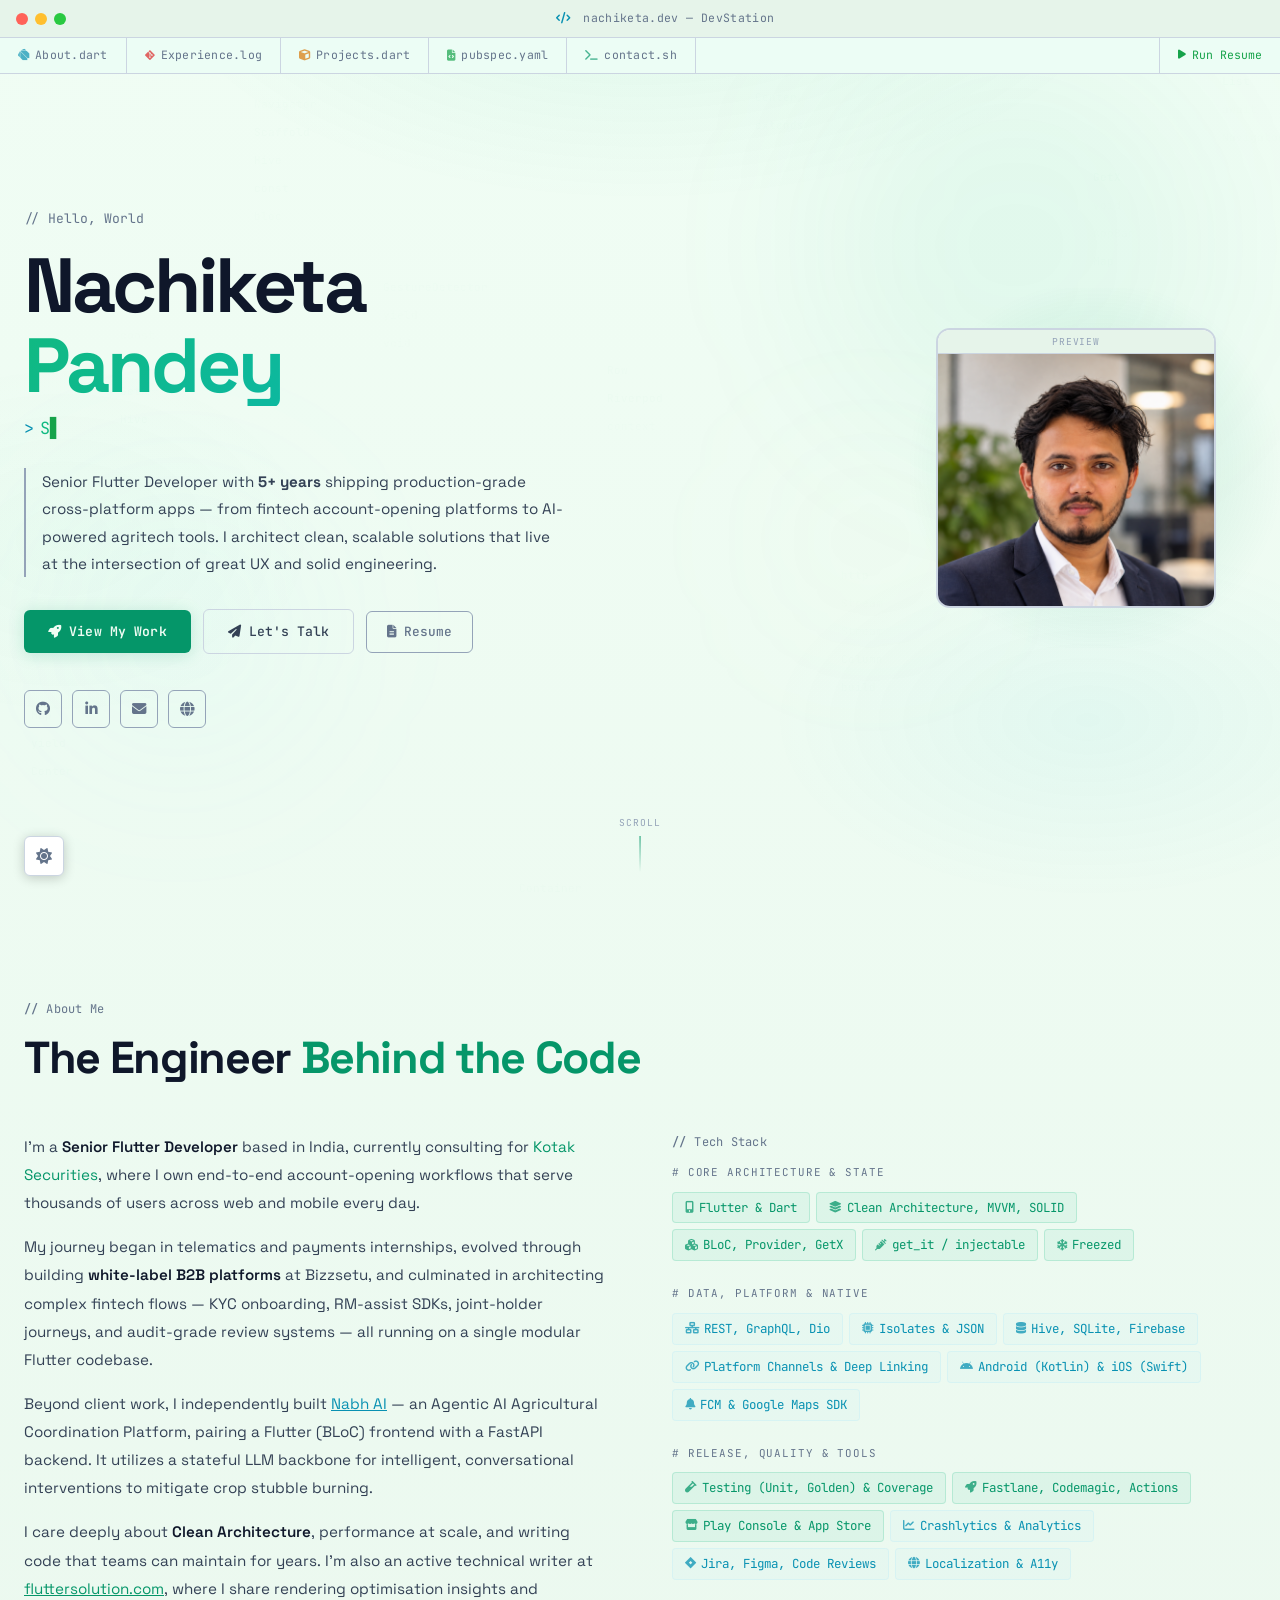
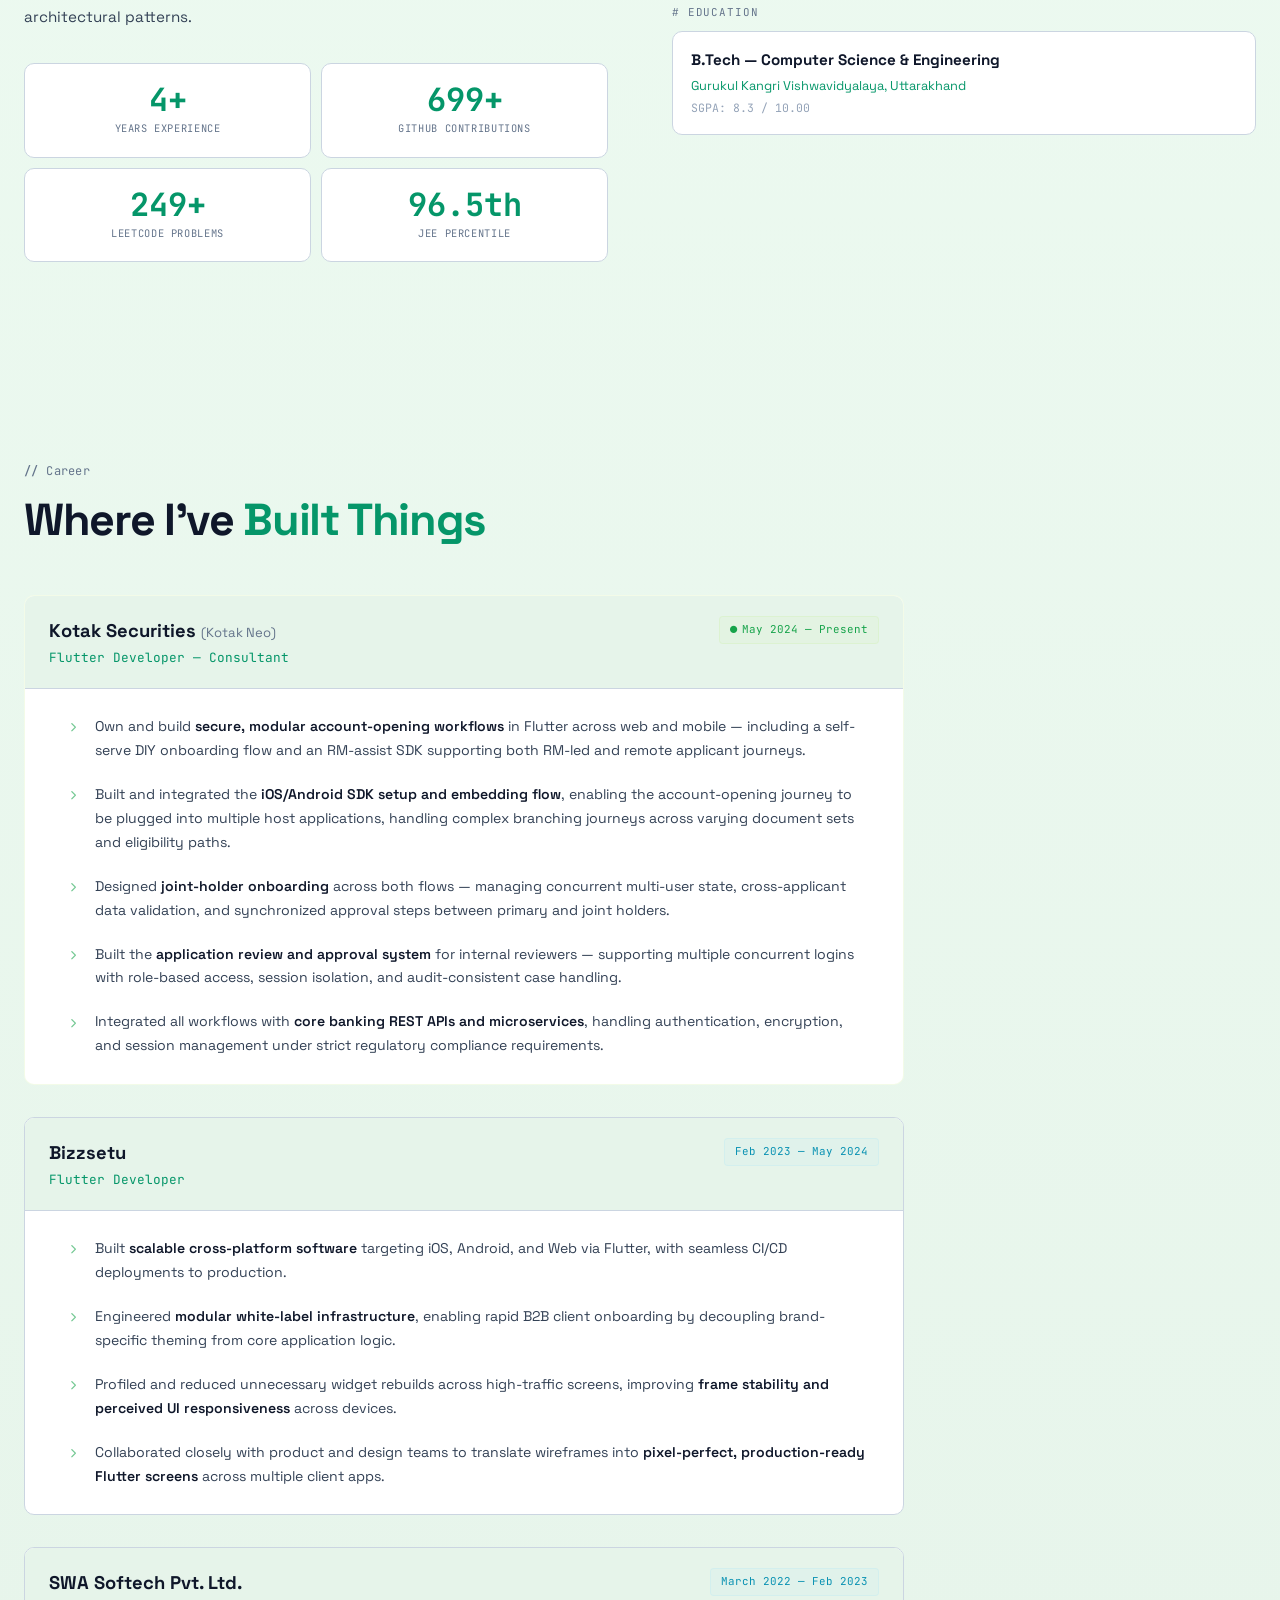
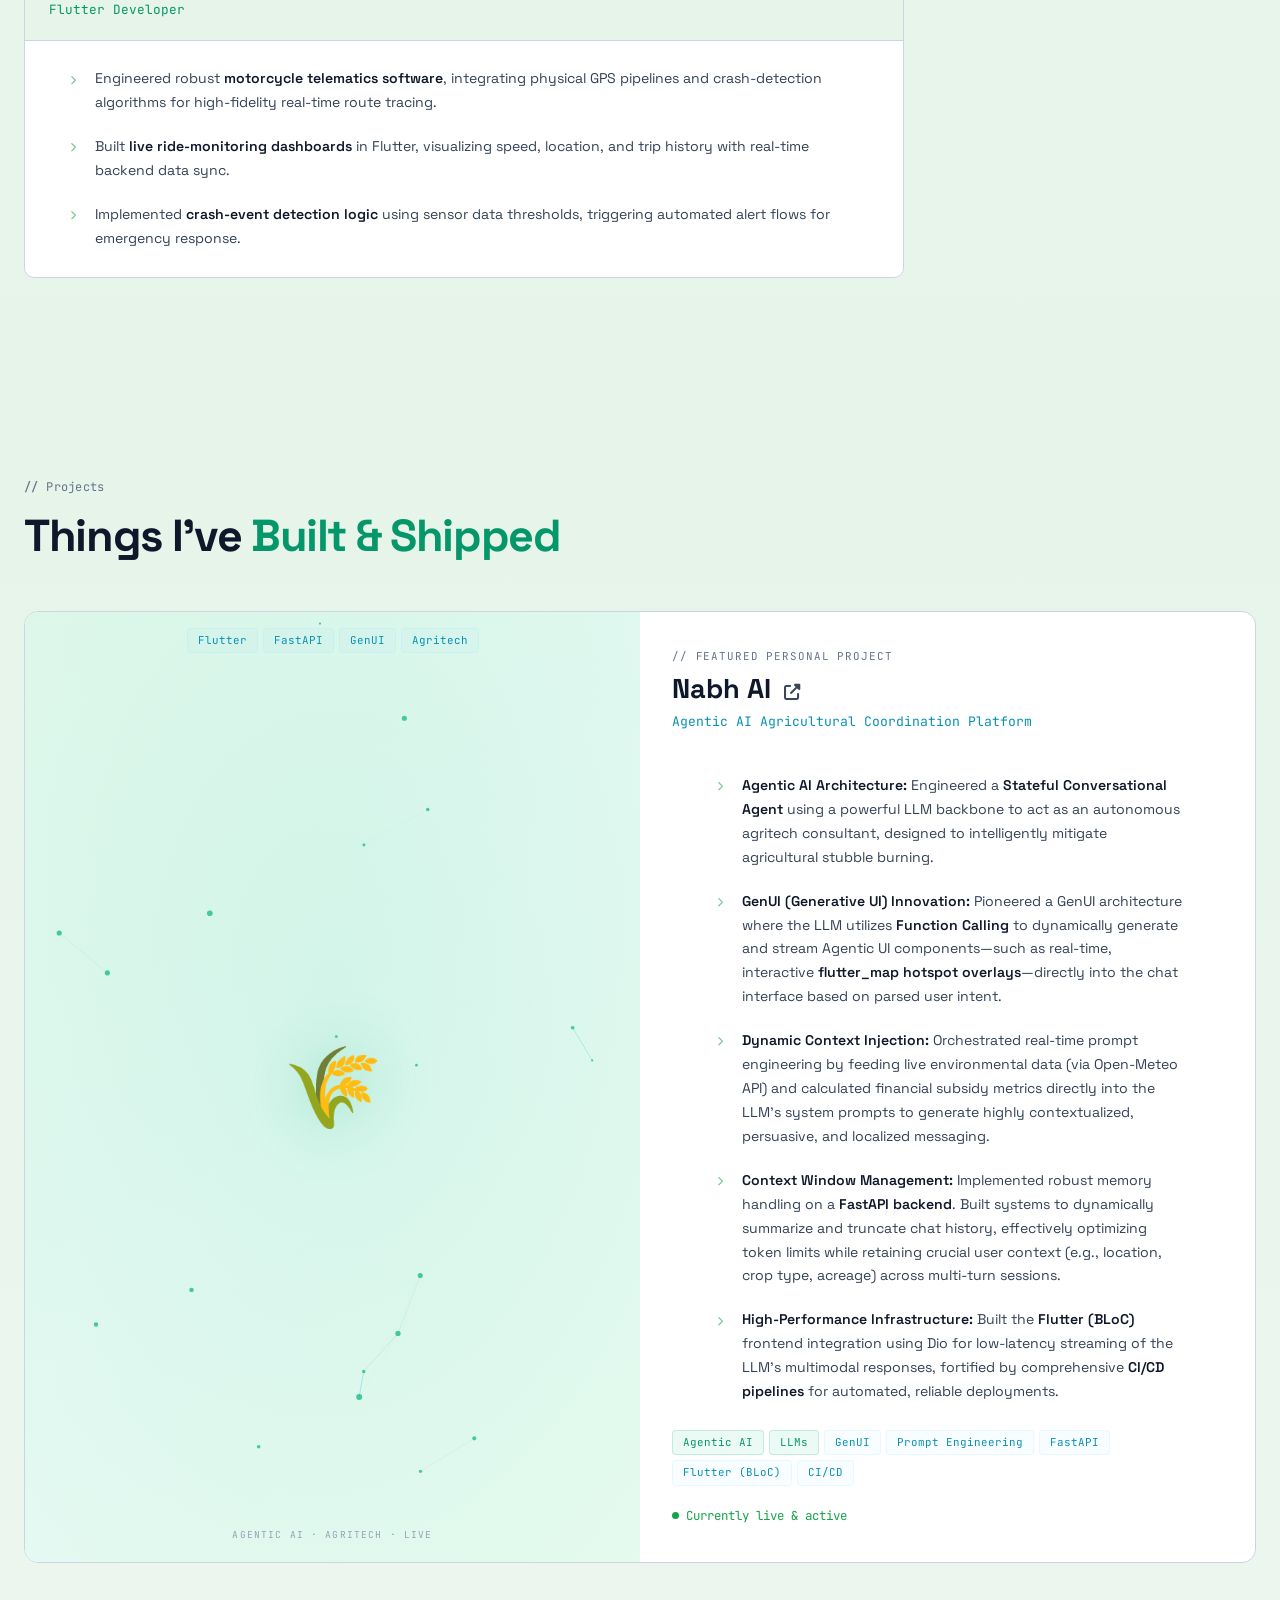
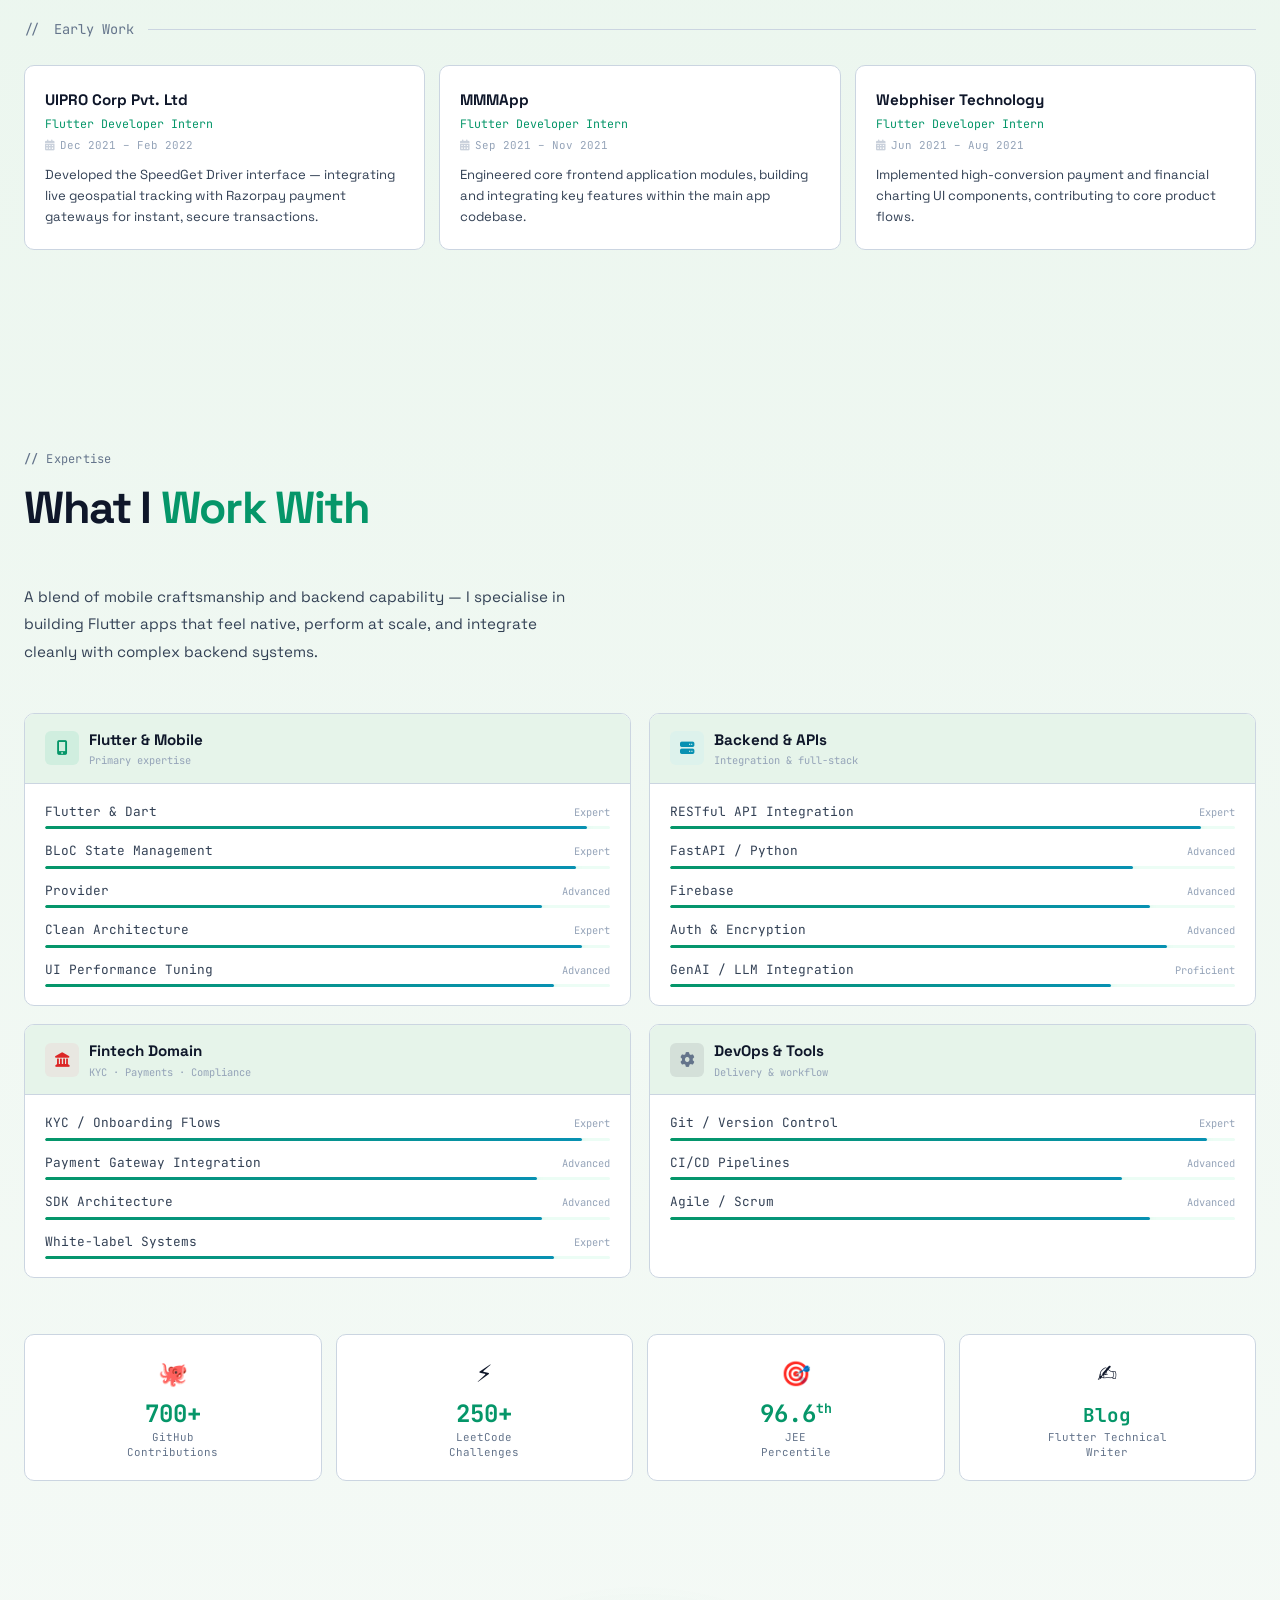
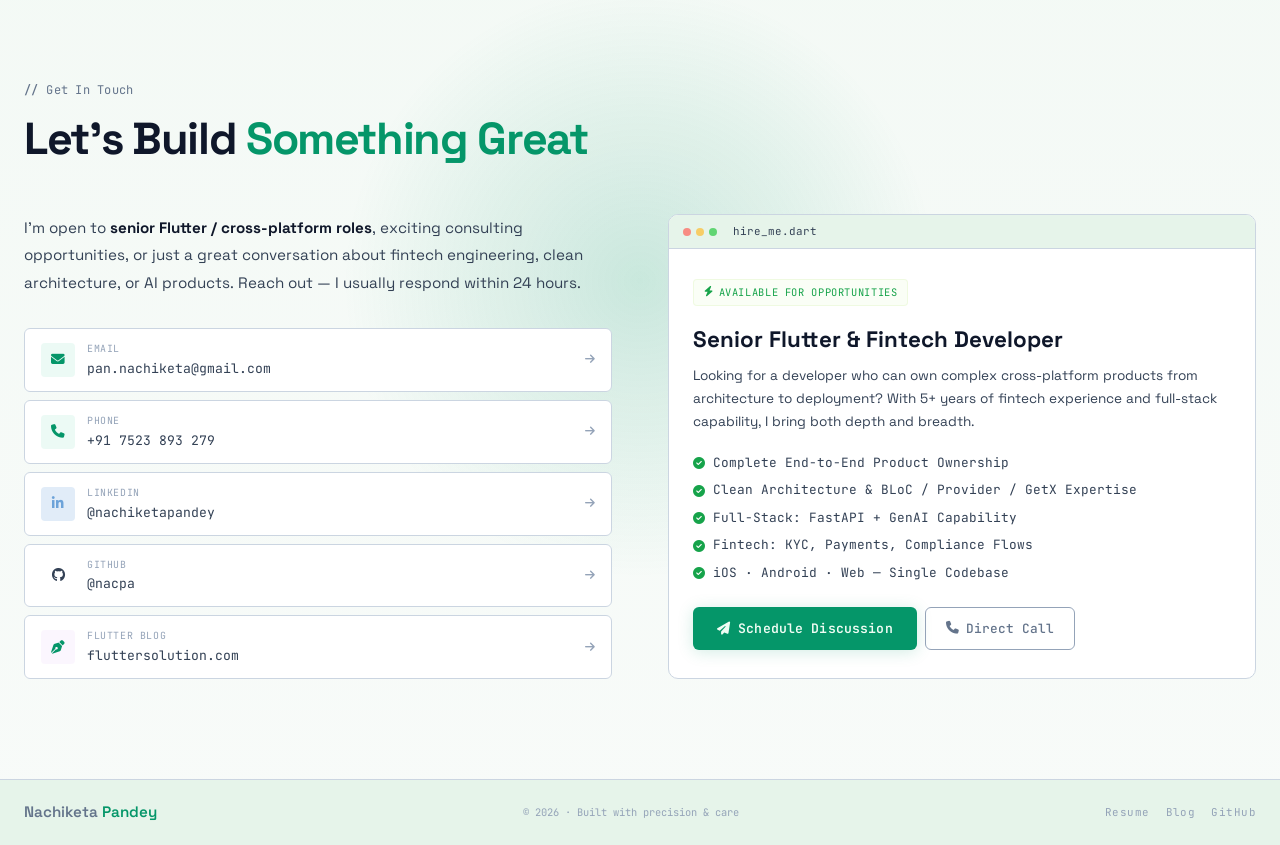
<file: index.html>
<!DOCTYPE html>
<html lang="en" data-theme="light">

<head>
  <meta charset="UTF-8" />
  <meta name="viewport" content="width=device-width, initial-scale=1.0" />
  <meta name="title" content="Nachiketa Pandey — Flutter Developer Portfolio" />
  <meta name="description"
    content="Portfolio of Nachiketa Pandey, Senior Flutter Developer specializing in fintech, cross-platform applications, and AI-powered products." />
  <meta name="keywords"
    content="nachiketa pandey, flutter developer, fintech, cross-platform, portfolio, dart, BLoC, clean architecture" />
  <meta name="robots" content="index, follow" />
  <meta property="og:title" content="Nachiketa Pandey — Flutter Developer" />
  <meta property="og:description"
    content="Senior Flutter Developer · Fintech · AI · 5+ years building production-grade apps" />
  <meta property="og:type" content="website" />
  <title>Nachiketa Pandey — Portfolio</title>
  <link rel="icon" type="image/svg+xml" href="./favicon.svg" />
  <link rel="alternate icon" href="./favicon.svg" />
  <link rel="stylesheet" href="https://cdnjs.cloudflare.com/ajax/libs/font-awesome/6.4.0/css/all.min.css" />
  <script>
    (function () {
      var savedTheme = localStorage.getItem('theme') || 'light';
      document.documentElement.setAttribute('data-theme', savedTheme);
    })();
  </script>
  <link rel="stylesheet" href="./portfolio.css?v=7.0" />
  <!-- PostHog Analytics -->
  <script>
    !function (t, e) { var o, n, p, r; e.__SV || (window.posthog && window.posthog.__loaded) || (window.posthog = e, e._i = [], e.init = function (i, s, a) { function g(t, e) { var o = e.split("."); 2 == o.length && (t = t[o[0]], e = o[1]), t[e] = function () { t.push([e].concat(Array.prototype.slice.call(arguments, 0))) } } p || ((p = t.createElement("script")).type = "text/javascript", p.crossOrigin = "anonymous", p.async = !0, p.src = s.api_host.replace(".i.posthog.com", "-assets.i.posthog.com") + "/static/array.js", p.onerror = function () { p = null }, (r = t.getElementsByTagName("script")[0]).parentNode.insertBefore(p, r)); var u = e; for (void 0 !== a ? u = e[a] = [] : a = "posthog", u.people = u.people || [], Object.defineProperty(u, "toString", { configurable: !0, enumerable: !0, writable: !0, value: function (t) { var e = "posthog"; return "posthog" !== a && (e += "." + a), t || (e += " (stub)"), e } }), Object.defineProperty(u.people, "toString", { configurable: !0, enumerable: !0, writable: !0, value: function () { return u.toString(1) + ".people (stub)" } }), o = "Tl Ml El Il Al init Xl tu Jl Kl nu ho Yl au Gl capture getExtension eu xl vu calculateEventProperties du register register_once register_for_session unregister unregister_for_session gu Ql cu getFeatureFlag getFeatureFlagPayload getFeatureFlagResult getAllFeatureFlags isFeatureEnabled reloadFeatureFlags updateFlags updateEarlyAccessFeatureEnrollment getEarlyAccessFeatures on onFeatureFlags onSurveysLoaded onSessionId getSurveys getActiveMatchingSurveys renderSurvey displaySurvey cancelPendingSurvey canRenderSurvey canRenderSurveyAsync mu identify setPersonProperties unsetPersonProperties group resetGroups setGroupPropertiesForFlags resetGroupPropertiesForFlags reset yu shutdown setIdentity clearIdentity get_distinct_id getGroups get_session_id get_session_replay_url alias set_config startSessionRecording stopSessionRecording sessionRecordingStarted captureException addExceptionStep captureLog startExceptionAutocapture stopExceptionAutocapture loadToolbar get_property getSessionProperty fu uu createPersonProfile setInternalOrTestUser pu Fl Ol opt_in_capturing opt_out_capturing has_opted_in_capturing has_opted_out_capturing get_explicit_consent_status is_capturing clear_opt_in_out_capturing ou debug do ts getPageViewId captureTraceFeedback captureTraceMetric zl".split(" "), n = 0; n < o.length; n++)g(u, o[n]); e._i.push([i, s, a]) }, e.__SV = 1) }(document, window.posthog || []);
    posthog.init('phc_tSiyZrWo5zEC3UheeVs6ZwUGgYAwXBUZtcVRebV6uS62', {
      api_host: 'https://us.i.posthog.com',
      defaults: '2026-05-30',
      person_profiles: 'identified_only',
    })
  </script>
</head>

<body>

  <!-- ═══════════════════════════════════════════
  BOOT SEQUENCE
═══════════════════════════════════════════ -->
  <div class="boot-overlay" id="boot-overlay">
    <div class="boot-terminal" id="boot-terminal">
      <div class="boot-line" id="boot-0"><span class="boot-prompt">❯</span> <span class="boot-cmd">initializing
          devstation...</span></div>
      <div class="boot-line" id="boot-1"><span class="boot-ok">✓</span> loading modules <span
          class="boot-version">[flutter, dart, fastapi]</span></div>
      <div class="boot-line" id="boot-2"><span class="boot-ok">✓</span> connecting to <span
          class="boot-path">portfolio.fluttersolution.com</span></div>
      <div class="boot-line" id="boot-3"><span class="boot-ok">✓</span> rendering portfolio <span
          class="boot-version">v6.0.5</span></div>
      <div class="boot-line" id="boot-4"><span class="boot-prompt">❯</span> <span class="boot-cmd">ready.</span> <span
          class="boot-cursor-block"></span></div>
    </div>
  </div>

  <!-- ═══════════════════════════════════════════
  DOT GRID BACKGROUND & NIGHT SKY
═══════════════════════════════════════════ -->
  <div class="dot-grid-bg" aria-hidden="true"></div>
  <div class="night-sky" id="night-sky" aria-hidden="true">
    <div class="shooting-star"></div>
    <div class="shooting-star"></div>
    <div class="shooting-star"></div>
    <div class="shooting-star"></div>
    <div class="shooting-star"></div>
    <div class="shooting-star"></div>
    <div class="shooting-star"></div>
    <div class="shooting-star"></div>
  </div>

  <!-- ═══════════════════════════════════════════
  IDE FRAME
═══════════════════════════════════════════ -->
  <div class="ide-frame">

    <!-- Window Title Bar -->
    <div class="title-bar" role="banner">
      <div class="title-dots">
        <div class="title-dot red"></div>
        <div class="title-dot yellow"></div>
        <div class="title-dot green"></div>
      </div>
      <div class="title-bar-text">
        <span class="title-icon"><i class="fas fa-code"></i></span>
        nachiketa.dev — DevStation
      </div>
    </div>

    <!-- ═══════════════════════════════════════════
    TAB NAVIGATION
  ═══════════════════════════════════════════ -->
    <nav class="nav" id="main-nav" role="navigation" aria-label="Main navigation">
      <div class="nav-inner">
        <a href="#hero" class="nav-logo" id="nav-logo">
          <div class="logo-box">
            <span class="logo-letter">N</span>
            <span class="logo-code">&lt;/&gt;</span>
            <span class="logo-glow"></span>
          </div>
          <div class="logo-text">Nachiketa<span>.dev</span></div>
        </a>
        <div class="nav-links" id="nav-links">
          <a href="#about" class="nav-link" data-section="about">
            <i class="fab fa-dart-lang tab-icon" style="color: var(--accent-secondary);"></i>
            About.dart
          </a>
          <a href="#experience" class="nav-link" data-section="experience">
            <i class="fab fa-git-alt tab-icon" style="color: var(--accent-error);"></i>
            Experience.log
          </a>
          <a href="#projects" class="nav-link" data-section="projects">
            <i class="fas fa-cube tab-icon" style="color: var(--accent-warning);"></i>
            Projects.dart
          </a>
          <a href="#skills" class="nav-link" data-section="skills">
            <i class="fas fa-file-code tab-icon" style="color: var(--accent-success);"></i>
            pubspec.yaml
          </a>
          <a href="#contact" class="nav-link" data-section="contact">
            <i class="fas fa-terminal tab-icon" style="color: var(--accent);"></i>
            contact.sh
          </a>
        </div>
        <a href="./resume.html" class="nav-cta" id="nav-resume-link" target="_blank">
          <i class="fas fa-play"></i> Run Resume
        </a>
        <button class="nav-hamburger" id="nav-hamburger" aria-label="Toggle menu" aria-expanded="false">
          <span></span><span></span><span></span>
        </button>
      </div>
    </nav>

    <!-- Mobile nav -->
    <div class="nav-mobile" id="nav-mobile" role="dialog" aria-label="Mobile navigation">
      <a href="#about" class="nav-link" id="mob-about"><i class="fab fa-dart-lang tab-icon"></i> About.dart</a>
      <a href="#experience" class="nav-link" id="mob-exp"><i class="fab fa-git-alt tab-icon"></i> Experience.log</a>
      <a href="#projects" class="nav-link" id="mob-proj"><i class="fas fa-cube tab-icon"></i> Projects.dart</a>
      <a href="#skills" class="nav-link" id="mob-skills"><i class="fas fa-file-code tab-icon"></i> pubspec.yaml</a>
      <a href="#contact" class="nav-link" id="mob-contact"><i class="fas fa-terminal tab-icon"></i> contact.sh</a>
      <a href="./resume.html" class="nav-cta" id="mob-resume" target="_blank">
        <i class="fas fa-play"></i> Run Resume
      </a>
    </div>

    <!-- ═══════════════════════════════════════════
    HERO
  ═══════════════════════════════════════════ -->
    <section id="hero" aria-label="Hero section">
      <div class="hero-bg"></div>
      <div class="hero-orb hero-orb-1"></div>
      <div class="hero-orb hero-orb-2"></div>
      <div class="hero-orb hero-orb-3"></div>

      <div class="hero-inner">
        <!-- Left: Content -->
        <div class="hero-content">
          <div class="hero-greeting">Hello, World</div>

          <h1 class="hero-name">
            Nachiketa
            <span class="name-highlight">Pandey</span>
          </h1>

          <div class="hero-typewriter-wrap">
            <span id="hero-typewriter-text"></span><span id="hero-cursor">▋</span>
          </div>

          <p class="hero-summary">
            Senior Flutter Developer with <strong>5+ years</strong> shipping production-grade cross-platform apps
            — from fintech account-opening platforms to AI-powered agritech tools.
            I architect clean, scalable solutions that live at the intersection of great UX and solid engineering.
          </p>

          <div class="hero-actions">
            <a href="#projects" class="btn-primary" id="hero-view-work">
              <i class="fas fa-rocket"></i> View My Work
            </a>
            <a href="#contact" class="btn-secondary" id="hero-contact">
              <i class="fas fa-paper-plane"></i> Let's Talk
            </a>
            <a href="./resume.html" class="btn-ghost" id="hero-resume" target="_blank">
              <i class="fas fa-file-alt"></i> Resume
            </a>
          </div>

          <div class="hero-socials">
            <a href="https://github.com/nacpa" target="_blank" class="hero-social-link" id="social-github"
              title="GitHub" aria-label="GitHub">
              <i class="fab fa-github"></i>
            </a>
            <a href="https://www.linkedin.com/in/nachiketapandey/" target="_blank" class="hero-social-link"
              id="social-linkedin" title="LinkedIn" aria-label="LinkedIn">
              <i class="fab fa-linkedin-in"></i>
            </a>
            <a href="mailto:pan.nachiketa@gmail.com" class="hero-social-link" id="social-email" title="Email"
              aria-label="Email">
              <i class="fas fa-envelope"></i>
            </a>
            <a href="https://portfolio.fluttersolution.com/" target="_blank" class="hero-social-link" id="social-blog"
              title="Portfolio" aria-label="Portfolio">
              <i class="fas fa-globe"></i>
            </a>
          </div>
        </div>

        <!-- Right: Photo -->
        <div class="hero-photo-wrap">
          <div class="hero-photo-glow"></div>
          <div class="hero-photo-ring">
            <div class="hero-photo-inner">
              <img src="./profile.jpeg" alt="Nachiketa Pandey — Senior Flutter Developer" />
            </div>
          </div>
        </div>
      </div>

      <div class="hero-scroll" aria-hidden="true">
        <span>Scroll</span>
        <div class="scroll-line"></div>
      </div>
    </section>

    <!-- ═══════════════════════════════════════════
    ABOUT
  ═══════════════════════════════════════════ -->
    <section id="about" aria-label="About section">
      <div class="container">
        <div class="section-label">About Me</div>
        <h2 class="section-headline">The Engineer <span>Behind the Code</span></h2>

        <div class="about-grid">
          <!-- Left: Story -->
          <div>
            <div class="about-story">
              <p>
                I'm a <strong>Senior Flutter Developer</strong> based in India, currently consulting for
                <span class="text-accent">Kotak Securities</span>, where I own end-to-end account-opening
                workflows that serve thousands of users across web and mobile every day.
              </p>
              <p>
                My journey began in telematics and payments internships, evolved through building
                <strong>white-label B2B platforms</strong> at Bizzsetu, and culminated in architecting
                complex fintech flows — KYC onboarding, RM-assist SDKs, joint-holder journeys,
                and audit-grade review systems — all running on a single modular Flutter codebase.
              </p>
              <p>
                Beyond client work, I independently built <a href="https://nabh.fluttersolution.com/" target="_blank"
                  rel="noopener noreferrer" class="text-secondary" style="text-decoration: underline;">Nabh AI</a>
                — an Agentic AI Agricultural Coordination Platform, pairing a Flutter (BLoC) frontend with
                a FastAPI backend. It utilizes a stateful LLM backbone for intelligent, conversational
                interventions to mitigate crop stubble burning.
              </p>
              <p>
                I care deeply about <strong>Clean Architecture</strong>, performance at scale, and
                writing code that teams can maintain for years. I'm also an active technical writer
                at <a href="https://www.fluttersolution.com" target="_blank"
                  style="color: var(--accent); text-decoration: underline;">fluttersolution.com</a>,
                where I share rendering optimisation insights and architectural patterns.
              </p>
            </div>

            <div class="about-stats">
              <div class="stat-card reveal" id="stat-exp">
                <div class="stat-number" data-count="5" data-suffix="+">0</div>
                <div class="stat-label">Years Experience</div>
              </div>
              <div class="stat-card reveal reveal-delay-1" id="stat-github">
                <div class="stat-number" data-count="700" data-suffix="+">0</div>
                <div class="stat-label">GitHub Contributions</div>
              </div>
              <div class="stat-card reveal reveal-delay-2" id="stat-lc">
                <div class="stat-number" data-count="250" data-suffix="+">0</div>
                <div class="stat-label">LeetCode Problems</div>
              </div>
              <div class="stat-card reveal reveal-delay-3" id="stat-jee">
                <div class="stat-number" data-count="96.6" data-suffix="th">0</div>
                <div class="stat-label">JEE Percentile</div>
              </div>
            </div>
          </div>

          <!-- Right: Skill Tags -->
          <div class="about-right">
            <div class="section-label">Tech Stack</div>

            <div class="skill-group reveal" id="about-primary-skills">
              <div class="skill-group-title">Core Architecture &amp; State</div>
              <div class="skill-tags">
                <span class="skill-tag primary-tag"><i class="fas fa-mobile-alt"></i> Flutter &amp; Dart</span>
                <span class="skill-tag primary-tag"><i class="fas fa-layer-group"></i> Clean Architecture, MVVM, SOLID</span>
                <span class="skill-tag primary-tag"><i class="fas fa-cubes"></i> BLoC, Provider, GetX</span>
                <span class="skill-tag primary-tag"><i class="fas fa-syringe"></i> get_it / injectable</span>
                <span class="skill-tag primary-tag"><i class="fas fa-snowflake"></i> Freezed</span>
              </div>
            </div>

            <div class="skill-group reveal reveal-delay-1" id="about-secondary-skills">
              <div class="skill-group-title">Data, Platform &amp; Native</div>
              <div class="skill-tags">
                <span class="skill-tag secondary-tag"><i class="fas fa-network-wired"></i> REST, GraphQL, Dio</span>
                <span class="skill-tag secondary-tag"><i class="fas fa-microchip"></i> Isolates &amp; JSON</span>
                <span class="skill-tag secondary-tag"><i class="fas fa-database"></i> Hive, SQLite, Firebase</span>
                <span class="skill-tag secondary-tag"><i class="fas fa-link"></i> Platform Channels &amp; Deep Linking</span>
                <span class="skill-tag secondary-tag"><i class="fab fa-android"></i> Android (Kotlin) &amp; iOS (Swift)</span>
                <span class="skill-tag secondary-tag"><i class="fas fa-bell"></i> FCM &amp; Google Maps SDK</span>
              </div>
            </div>

            <div class="skill-group reveal reveal-delay-2" id="about-platforms">
              <div class="skill-group-title">Release, Quality &amp; Tools</div>
              <div class="skill-tags">
                <span class="skill-tag primary-tag"><i class="fas fa-vial"></i> Testing (Unit, Golden) &amp; Coverage</span>
                <span class="skill-tag primary-tag"><i class="fas fa-rocket"></i> Fastlane, Codemagic, Actions</span>
                <span class="skill-tag primary-tag"><i class="fas fa-store"></i> Play Console &amp; App Store</span>
                <span class="skill-tag secondary-tag"><i class="fas fa-chart-line"></i> Crashlytics &amp; Analytics</span>
                <span class="skill-tag secondary-tag"><i class="fab fa-jira"></i> Jira, Figma, Code Reviews</span>
                <span class="skill-tag secondary-tag"><i class="fas fa-globe"></i> Localization &amp; A11y</span>
              </div>
            </div>

            <div class="skill-group reveal reveal-delay-3" id="about-edu">
              <div class="skill-group-title">Education</div>
              <div
                style="padding: 16px 18px; background: var(--bg-surface); border: 1px solid var(--chrome-border); border-radius: var(--radius-md);">
                <div
                  style="font-family: var(--font-display); font-size: 0.95rem; font-weight: 700; color: var(--fg); margin-bottom: 3px;">
                  B.Tech — Computer Science &amp; Engineering</div>
                <div style="font-size: 0.8rem; color: var(--accent); margin-bottom: 3px;">Gurukul Kangri
                  Vishwavidyalaya, Uttarakhand</div>
                <div style="font-family: var(--font-mono); font-size: 0.72rem; color: var(--fg-faint);">SGPA: 8.3 /
                  10.00
                </div>
              </div>
            </div>
          </div>
        </div>
      </div>
    </section>

    <!-- ═══════════════════════════════════════════
    EXPERIENCE — GIT LOG STYLE
  ═══════════════════════════════════════════ -->
    <section id="experience" aria-label="Work experience section">
      <div class="container">
        <div class="section-label">Career</div>
        <h2 class="section-headline">Where I've <span>Built Things</span></h2>

        <div class="timeline" id="experience-timeline">

          <!-- Kotak -->
          <div class="timeline-item current reveal" id="exp-kotak">
            <div class="timeline-dot"></div>
            <div class="glass-card timeline-card">
              <div class="timeline-header">
                <div>
                  <div class="timeline-company">Kotak Securities <span
                      style="font-size:0.82rem; font-weight:400; color:var(--fg-dim)">(Kotak Neo)</span></div>
                  <div class="timeline-role">Flutter Developer — Consultant</div>
                </div>
                <div class="timeline-badge current-badge">
                  <i class="fas fa-circle" style="font-size:0.45rem;"></i> May 2024 — Present
                </div>
              </div>
              <div class="timeline-bullets">
                <div class="timeline-bullet">
                  <div class="bullet-arrow"><i class="fas fa-chevron-right"></i></div>
                  <div class="bullet-content">Own and build <strong>secure, modular account-opening workflows</strong>
                    in
                    Flutter across web and mobile — including a self-serve DIY onboarding flow and an RM-assist SDK
                    supporting both RM-led and remote applicant journeys.</div>
                </div>
                <div class="timeline-bullet">
                  <div class="bullet-arrow"><i class="fas fa-chevron-right"></i></div>
                  <div class="bullet-content">Built and integrated the <strong>iOS/Android SDK setup and embedding
                      flow</strong>, enabling the account-opening journey to be plugged into multiple host applications,
                    handling complex branching journeys across varying document sets and eligibility paths.</div>
                </div>
                <div class="timeline-bullet">
                  <div class="bullet-arrow"><i class="fas fa-chevron-right"></i></div>
                  <div class="bullet-content">Designed <strong>joint-holder onboarding</strong> across both flows —
                    managing concurrent multi-user state, cross-applicant data validation, and synchronized approval
                    steps
                    between primary and joint holders.</div>
                </div>
                <div class="timeline-bullet">
                  <div class="bullet-arrow"><i class="fas fa-chevron-right"></i></div>
                  <div class="bullet-content">Built the <strong>application review and approval system</strong> for
                    internal reviewers — supporting multiple concurrent logins with role-based access, session
                    isolation,
                    and audit-consistent case handling.</div>
                </div>
                <div class="timeline-bullet">
                  <div class="bullet-arrow"><i class="fas fa-chevron-right"></i></div>
                  <div class="bullet-content">Integrated all workflows with <strong>core banking REST APIs and
                      microservices</strong>, handling authentication, encryption, and session management under strict
                    regulatory compliance requirements.</div>
                </div>
              </div>
            </div>
          </div>

          <!-- Bizzsetu -->
          <div class="timeline-item reveal reveal-delay-1" id="exp-bizzsetu">
            <div class="timeline-dot"></div>
            <div class="glass-card timeline-card">
              <div class="timeline-header">
                <div>
                  <div class="timeline-company">Bizzsetu</div>
                  <div class="timeline-role">Flutter Developer</div>
                </div>
                <div class="timeline-badge">Feb 2023 — May 2024</div>
              </div>
              <div class="timeline-bullets">
                <div class="timeline-bullet">
                  <div class="bullet-arrow"><i class="fas fa-chevron-right"></i></div>
                  <div class="bullet-content">Built <strong>scalable cross-platform software</strong> targeting iOS,
                    Android, and Web via Flutter, with seamless CI/CD deployments to production.</div>
                </div>
                <div class="timeline-bullet">
                  <div class="bullet-arrow"><i class="fas fa-chevron-right"></i></div>
                  <div class="bullet-content">Engineered <strong>modular white-label infrastructure</strong>, enabling
                    rapid B2B client onboarding by decoupling brand-specific theming from core application logic.</div>
                </div>
                <div class="timeline-bullet">
                  <div class="bullet-arrow"><i class="fas fa-chevron-right"></i></div>
                  <div class="bullet-content">Profiled and reduced unnecessary widget rebuilds across high-traffic
                    screens, improving <strong>frame stability and perceived UI responsiveness</strong> across devices.
                  </div>
                </div>
                <div class="timeline-bullet">
                  <div class="bullet-arrow"><i class="fas fa-chevron-right"></i></div>
                  <div class="bullet-content">Collaborated closely with product and design teams to translate wireframes
                    into <strong>pixel-perfect, production-ready Flutter screens</strong> across multiple client apps.
                  </div>
                </div>
              </div>
            </div>
          </div>

          <!-- SWA Softech -->
          <div class="timeline-item reveal reveal-delay-2" id="exp-swa">
            <div class="timeline-dot"></div>
            <div class="glass-card timeline-card">
              <div class="timeline-header">
                <div>
                  <div class="timeline-company">SWA Softech Pvt. Ltd.</div>
                  <div class="timeline-role">Flutter Developer</div>
                </div>
                <div class="timeline-badge">March 2022 — Feb 2023</div>
              </div>
              <div class="timeline-bullets">
                <div class="timeline-bullet">
                  <div class="bullet-arrow"><i class="fas fa-chevron-right"></i></div>
                  <div class="bullet-content">Engineered robust <strong>motorcycle telematics software</strong>,
                    integrating physical GPS pipelines and crash-detection algorithms for high-fidelity real-time route
                    tracing.</div>
                </div>
                <div class="timeline-bullet">
                  <div class="bullet-arrow"><i class="fas fa-chevron-right"></i></div>
                  <div class="bullet-content">Built <strong>live ride-monitoring dashboards</strong> in Flutter,
                    visualizing speed, location, and trip history with real-time backend data sync.</div>
                </div>
                <div class="timeline-bullet">
                  <div class="bullet-arrow"><i class="fas fa-chevron-right"></i></div>
                  <div class="bullet-content">Implemented <strong>crash-event detection logic</strong> using sensor data
                    thresholds, triggering automated alert flows for emergency response.</div>
                </div>
              </div>
            </div>
          </div>

        </div>
      </div>
    </section>

    <!-- ═══════════════════════════════════════════
    PROJECTS
  ═══════════════════════════════════════════ -->
    <section id="projects" aria-label="Projects section">
      <div class="container">
        <div class="section-label">Projects</div>
        <h2 class="section-headline">Things I've <span>Built &amp; Shipped</span></h2>

        <!-- Featured: Nabh -->
        <div class="project-featured-card reveal" id="project-nabh">
          <div class="project-featured-visual">
            <canvas id="nabh-canvas" class="nabh-visual-canvas"></canvas>
            <div class="project-visual-tags">
              <span class="chip">Flutter</span>
              <span class="chip">FastAPI</span>
              <span class="chip">GenUI</span>
              <span class="chip">Agritech</span>
            </div>
            <div class="project-visual-icon">🌾</div>
            <div class="project-visual-label">Agentic AI · Agritech · Live</div>
          </div>

          <div class="project-featured-info">
            <div class="project-eyebrow">Featured Personal Project</div>
            <h3 class="project-title"><a href="https://nabh.fluttersolution.com/" target="_blank"
                rel="noopener noreferrer" style="color: inherit; text-decoration: none;">Nabh AI <i
                  class="fas fa-external-link-alt" style="font-size: 0.6em; margin-left: 6px; opacity: 0.8;"></i></a>
            </h3>
            <div class="project-subtitle">Agentic AI Agricultural Coordination Platform</div>

            <div class="project-bullets">
              <div class="project-bullet">
                <div class="bullet-arrow"><i class="fas fa-chevron-right"></i></div>
                <div class="bullet-content"><strong>Agentic AI Architecture:</strong> Engineered a <strong>Stateful
                    Conversational Agent</strong> using a powerful LLM backbone to act as an autonomous agritech
                  consultant, designed to intelligently mitigate agricultural stubble burning.</div>
              </div>
              <div class="project-bullet">
                <div class="bullet-arrow"><i class="fas fa-chevron-right"></i></div>
                <div class="bullet-content"><strong>GenUI (Generative UI) Innovation:</strong> Pioneered a GenUI
                  architecture where the LLM utilizes <strong>Function Calling</strong> to dynamically generate and
                  stream
                  Agentic UI components—such as real-time, interactive <strong>flutter_map hotspot
                    overlays</strong>—directly into the chat interface based on parsed user intent.</div>
              </div>
              <div class="project-bullet">
                <div class="bullet-arrow"><i class="fas fa-chevron-right"></i></div>
                <div class="bullet-content"><strong>Dynamic Context Injection:</strong> Orchestrated real-time prompt
                  engineering by feeding live environmental data (via Open-Meteo API) and calculated financial subsidy
                  metrics directly into the LLM's system prompts to generate highly contextualized, persuasive, and
                  localized messaging.</div>
              </div>
              <div class="project-bullet">
                <div class="bullet-arrow"><i class="fas fa-chevron-right"></i></div>
                <div class="bullet-content"><strong>Context Window Management:</strong> Implemented robust memory
                  handling
                  on a <strong>FastAPI backend</strong>. Built systems to dynamically summarize and truncate chat
                  history,
                  effectively optimizing token limits while retaining crucial user context (e.g., location, crop type,
                  acreage) across multi-turn sessions.</div>
              </div>
              <div class="project-bullet">
                <div class="bullet-arrow"><i class="fas fa-chevron-right"></i></div>
                <div class="bullet-content"><strong>High-Performance Infrastructure:</strong> Built the <strong>Flutter
                    (BLoC)</strong> frontend integration using Dio for low-latency streaming of the LLM's multimodal
                  responses, fortified by comprehensive <strong>CI/CD pipelines</strong> for automated, reliable
                  deployments.</div>
              </div>
            </div>

            <div class="project-tags">
              <span class="chip primary-chip">Agentic AI</span>
              <span class="chip primary-chip">LLMs</span>
              <span class="chip">GenUI</span>
              <span class="chip">Prompt Engineering</span>
              <span class="chip">FastAPI</span>
              <span class="chip">Flutter (BLoC)</span>
              <span class="chip">CI/CD</span>
            </div>

            <div class="project-status">
              <span class="status-dot"></span>
              Currently live &amp; active
            </div>
          </div>
        </div>

        <!-- Internships section -->
        <div class="internships-section-title reveal" id="internships-heading">Early Work</div>
        <div class="internships-grid">

          <div class="glass-card intern-card reveal" id="intern-uipro">
            <div class="intern-company">UIPRO Corp Pvt. Ltd</div>
            <div class="intern-role">Flutter Developer Intern</div>
            <div class="intern-period"><i class="fas fa-calendar-alt" style="margin-right:5px;opacity:0.5;"></i>Dec 2021
              –
              Feb 2022</div>
            <div class="intern-desc">Developed the SpeedGet Driver interface — integrating live geospatial tracking with
              Razorpay payment gateways for instant, secure transactions.</div>
          </div>

          <div class="glass-card intern-card reveal reveal-delay-1" id="intern-mmmapp">
            <div class="intern-company">MMMApp</div>
            <div class="intern-role">Flutter Developer Intern</div>
            <div class="intern-period"><i class="fas fa-calendar-alt" style="margin-right:5px;opacity:0.5;"></i>Sep 2021
              –
              Nov 2021</div>
            <div class="intern-desc">Engineered core frontend application modules, building and integrating key features
              within the main app codebase.</div>
          </div>

          <div class="glass-card intern-card reveal reveal-delay-2" id="intern-webphiser">
            <div class="intern-company">Webphiser Technology</div>
            <div class="intern-role">Flutter Developer Intern</div>
            <div class="intern-period"><i class="fas fa-calendar-alt" style="margin-right:5px;opacity:0.5;"></i>Jun 2021
              –
              Aug 2021</div>
            <div class="intern-desc">Implemented high-conversion payment and financial charting UI components,
              contributing to core product flows.</div>
          </div>

        </div>
      </div>
    </section>

    <!-- ═══════════════════════════════════════════
    SKILLS
  ═══════════════════════════════════════════ -->
    <section id="skills" aria-label="Skills section">
      <div class="container">
        <div class="section-label">Expertise</div>
        <h2 class="section-headline">What I <span>Work With</span></h2>

        <p class="skills-intro reveal" id="skills-intro">
          A blend of mobile craftsmanship and backend capability — I specialise in building Flutter apps that
          feel native, perform at scale, and integrate cleanly with complex backend systems.
        </p>

        <div class="skills-grid">

          <div class="glass-card skill-category-card reveal" id="skills-flutter">
            <div class="skill-cat-header">
              <div class="skill-cat-icon blue"><i class="fas fa-mobile-alt"></i></div>
              <div>
                <div class="skill-cat-name">Flutter &amp; Mobile</div>
                <div class="skill-cat-sub">Primary expertise</div>
              </div>
            </div>
            <div class="skill-items">
              <div class="skill-item-row">
                <div class="skill-item-label">
                  <span class="skill-item-name">Flutter &amp; Dart</span>
                  <span class="skill-item-pct">Expert</span>
                </div>
                <div class="skill-bar-track">
                  <div class="skill-bar-fill" style="--fill-width: 96%"></div>
                </div>
              </div>
              <div class="skill-item-row">
                <div class="skill-item-label">
                  <span class="skill-item-name">BLoC State Management</span>
                  <span class="skill-item-pct">Expert</span>
                </div>
                <div class="skill-bar-track">
                  <div class="skill-bar-fill" style="--fill-width: 94%"></div>
                </div>
              </div>
              <div class="skill-item-row">
                <div class="skill-item-label">
                  <span class="skill-item-name">Provider</span>
                  <span class="skill-item-pct">Advanced</span>
                </div>
                <div class="skill-bar-track">
                  <div class="skill-bar-fill" style="--fill-width: 88%"></div>
                </div>
              </div>
              <div class="skill-item-row">
                <div class="skill-item-label">
                  <span class="skill-item-name">Clean Architecture</span>
                  <span class="skill-item-pct">Expert</span>
                </div>
                <div class="skill-bar-track">
                  <div class="skill-bar-fill" style="--fill-width: 95%"></div>
                </div>
              </div>
              <div class="skill-item-row">
                <div class="skill-item-label">
                  <span class="skill-item-name">UI Performance Tuning</span>
                  <span class="skill-item-pct">Advanced</span>
                </div>
                <div class="skill-bar-track">
                  <div class="skill-bar-fill" style="--fill-width: 90%"></div>
                </div>
              </div>
            </div>
          </div>

          <div class="glass-card skill-category-card reveal reveal-delay-1" id="skills-backend">
            <div class="skill-cat-header">
              <div class="skill-cat-icon cyan"><i class="fas fa-server"></i></div>
              <div>
                <div class="skill-cat-name">Backend &amp; APIs</div>
                <div class="skill-cat-sub">Integration &amp; full-stack</div>
              </div>
            </div>
            <div class="skill-items">
              <div class="skill-item-row">
                <div class="skill-item-label">
                  <span class="skill-item-name">RESTful API Integration</span>
                  <span class="skill-item-pct">Expert</span>
                </div>
                <div class="skill-bar-track">
                  <div class="skill-bar-fill" style="--fill-width: 94%"></div>
                </div>
              </div>
              <div class="skill-item-row">
                <div class="skill-item-label">
                  <span class="skill-item-name">FastAPI / Python</span>
                  <span class="skill-item-pct">Advanced</span>
                </div>
                <div class="skill-bar-track">
                  <div class="skill-bar-fill" style="--fill-width: 82%"></div>
                </div>
              </div>
              <div class="skill-item-row">
                <div class="skill-item-label">
                  <span class="skill-item-name">Firebase</span>
                  <span class="skill-item-pct">Advanced</span>
                </div>
                <div class="skill-bar-track">
                  <div class="skill-bar-fill" style="--fill-width: 85%"></div>
                </div>
              </div>
              <div class="skill-item-row">
                <div class="skill-item-label">
                  <span class="skill-item-name">Auth &amp; Encryption</span>
                  <span class="skill-item-pct">Advanced</span>
                </div>
                <div class="skill-bar-track">
                  <div class="skill-bar-fill" style="--fill-width: 88%"></div>
                </div>
              </div>
              <div class="skill-item-row">
                <div class="skill-item-label">
                  <span class="skill-item-name">GenAI / LLM Integration</span>
                  <span class="skill-item-pct">Proficient</span>
                </div>
                <div class="skill-bar-track">
                  <div class="skill-bar-fill" style="--fill-width: 78%"></div>
                </div>
              </div>
            </div>
          </div>

          <div class="glass-card skill-category-card reveal reveal-delay-2" id="skills-fintech">
            <div class="skill-cat-header">
              <div class="skill-cat-icon pink"><i class="fas fa-landmark"></i></div>
              <div>
                <div class="skill-cat-name">Fintech Domain</div>
                <div class="skill-cat-sub">KYC · Payments · Compliance</div>
              </div>
            </div>
            <div class="skill-items">
              <div class="skill-item-row">
                <div class="skill-item-label">
                  <span class="skill-item-name">KYC / Onboarding Flows</span>
                  <span class="skill-item-pct">Expert</span>
                </div>
                <div class="skill-bar-track">
                  <div class="skill-bar-fill" style="--fill-width: 95%"></div>
                </div>
              </div>
              <div class="skill-item-row">
                <div class="skill-item-label">
                  <span class="skill-item-name">Payment Gateway Integration</span>
                  <span class="skill-item-pct">Advanced</span>
                </div>
                <div class="skill-bar-track">
                  <div class="skill-bar-fill" style="--fill-width: 87%"></div>
                </div>
              </div>
              <div class="skill-item-row">
                <div class="skill-item-label">
                  <span class="skill-item-name">SDK Architecture</span>
                  <span class="skill-item-pct">Advanced</span>
                </div>
                <div class="skill-bar-track">
                  <div class="skill-bar-fill" style="--fill-width: 88%"></div>
                </div>
              </div>
              <div class="skill-item-row">
                <div class="skill-item-label">
                  <span class="skill-item-name">White-label Systems</span>
                  <span class="skill-item-pct">Expert</span>
                </div>
                <div class="skill-bar-track">
                  <div class="skill-bar-fill" style="--fill-width: 90%"></div>
                </div>
              </div>
            </div>
          </div>

          <div class="glass-card skill-category-card reveal reveal-delay-3" id="skills-devops">
            <div class="skill-cat-header">
              <div class="skill-cat-icon gray"><i class="fas fa-cog"></i></div>
              <div>
                <div class="skill-cat-name">DevOps &amp; Tools</div>
                <div class="skill-cat-sub">Delivery &amp; workflow</div>
              </div>
            </div>
            <div class="skill-items">
              <div class="skill-item-row">
                <div class="skill-item-label">
                  <span class="skill-item-name">Git / Version Control</span>
                  <span class="skill-item-pct">Expert</span>
                </div>
                <div class="skill-bar-track">
                  <div class="skill-bar-fill" style="--fill-width: 95%"></div>
                </div>
              </div>
              <div class="skill-item-row">
                <div class="skill-item-label">
                  <span class="skill-item-name">CI/CD Pipelines</span>
                  <span class="skill-item-pct">Advanced</span>
                </div>
                <div class="skill-bar-track">
                  <div class="skill-bar-fill" style="--fill-width: 80%"></div>
                </div>
              </div>
              <div class="skill-item-row">
                <div class="skill-item-label">
                  <span class="skill-item-name">Agile / Scrum</span>
                  <span class="skill-item-pct">Advanced</span>
                </div>
                <div class="skill-bar-track">
                  <div class="skill-bar-fill" style="--fill-width: 85%"></div>
                </div>
              </div>
            </div>
          </div>
        </div>

        <!-- Achievements -->
        <div class="achievements-row">
          <div class="achievement-card reveal" id="ach-github">
            <span class="achievement-icon">🐙</span>
            <div class="achievement-value">700+</div>
            <div class="achievement-label">GitHub<br>Contributions</div>
          </div>
          <div class="achievement-card reveal reveal-delay-1" id="ach-lc">
            <span class="achievement-icon">⚡</span>
            <div class="achievement-value">250+</div>
            <div class="achievement-label">LeetCode<br>Challenges</div>
          </div>
          <div class="achievement-card reveal reveal-delay-2" id="ach-jee">
            <span class="achievement-icon">🎯</span>
            <div class="achievement-value">96.6<sup style="font-size:0.55em;">th</sup></div>
            <div class="achievement-label">JEE<br>Percentile</div>
          </div>
          <div class="achievement-card reveal reveal-delay-3" id="ach-blog">
            <span class="achievement-icon">✍️</span>
            <div class="achievement-value"><span style="font-size:1.2rem;">Blog</span></div>
            <div class="achievement-label">Flutter Technical<br>Writer</div>
          </div>
        </div>
      </div>
    </section>

    <!-- ═══════════════════════════════════════════
    CONTACT — TERMINAL STYLE
  ═══════════════════════════════════════════ -->
    <section id="contact" aria-label="Contact section">
      <div class="container">
        <div class="section-label">Get In Touch</div>
        <h2 class="section-headline">Let's Build <span>Something Great</span></h2>

        <div class="contact-grid">
          <!-- Left: Links -->
          <div>
            <p class="contact-intro reveal" id="contact-intro">
              I'm open to <strong>senior Flutter / cross-platform roles</strong>, exciting consulting opportunities,
              or just a great conversation about fintech engineering, clean architecture, or AI products.
              Reach out — I usually respond within 24 hours.
            </p>

            <div class="contact-links reveal reveal-delay-1" id="contact-links">
              <a href="mailto:pan.nachiketa@gmail.com" class="contact-link-item" id="contact-email">
                <div class="contact-link-icon"><i class="fas fa-envelope"></i></div>
                <div class="contact-link-info">
                  <div class="contact-link-label">Email</div>
                  <div class="contact-link-value">pan.nachiketa@gmail.com</div>
                </div>
                <i class="fas fa-arrow-right" style="margin-left:auto; font-size:0.7rem; color:var(--fg-faint);"></i>
              </a>

              <a href="callto:+917523893279" class="contact-link-item" id="contact-phone">
                <div class="contact-link-icon"><i class="fas fa-phone"></i></div>
                <div class="contact-link-info">
                  <div class="contact-link-label">Phone</div>
                  <div class="contact-link-value">+91 7523 893 279</div>
                </div>
                <i class="fas fa-arrow-right" style="margin-left:auto; font-size:0.7rem; color:var(--fg-faint);"></i>
              </a>

              <a href="https://www.linkedin.com/in/nachiketapandey/" target="_blank" class="contact-link-item"
                id="contact-linkedin">
                <div class="contact-link-icon" style="background: rgba(10,102,194,0.12); color: #6da3d9;"><i
                    class="fab fa-linkedin-in"></i></div>
                <div class="contact-link-info">
                  <div class="contact-link-label">LinkedIn</div>
                  <div class="contact-link-value">@nachiketapandey</div>
                </div>
                <i class="fas fa-arrow-right" style="margin-left:auto; font-size:0.7rem; color:var(--fg-faint);"></i>
              </a>

              <a href="https://github.com/nacpa" target="_blank" class="contact-link-item" id="contact-github">
                <div class="contact-link-icon" style="background: rgba(255,255,255,0.04); color: var(--fg-muted);"><i
                    class="fab fa-github"></i></div>
                <div class="contact-link-info">
                  <div class="contact-link-label">GitHub</div>
                  <div class="contact-link-value">@nacpa</div>
                </div>
                <i class="fas fa-arrow-right" style="margin-left:auto; font-size:0.7rem; color:var(--fg-faint);"></i>
              </a>

              <a href="https://www.fluttersolution.com/" target="_blank" class="contact-link-item" id="contact-blog">
                <div class="contact-link-icon" style="background: rgba(199,146,234,0.08); color: var(--accent);"><i
                    class="fas fa-pen-nib"></i></div>
                <div class="contact-link-info">
                  <div class="contact-link-label">Flutter Blog</div>
                  <div class="contact-link-value">fluttersolution.com</div>
                </div>
                <i class="fas fa-arrow-right" style="margin-left:auto; font-size:0.7rem; color:var(--fg-faint);"></i>
              </a>
            </div>
          </div>

          <!-- Right: Hire Card -->
          <div>
            <div class="glass-card hire-card reveal reveal-delay-2" id="hire-card">
              <div class="code-panel-header-hire">
                <div class="panel-dots">
                  <div class="panel-dot red"></div>
                  <div class="panel-dot yellow"></div>
                  <div class="panel-dot green"></div>
                </div>
                <span class="panel-filename">hire_me.dart</span>
              </div>
              <div class="hire-card-body">
                <div class="hire-badge-pill">
                  <i class="fas fa-bolt"></i> Available for Opportunities
                </div>
                <h3 class="hire-card-title">Senior Flutter &amp; Fintech Developer</h3>
                <p class="hire-card-sub">
                  Looking for a developer who can own complex cross-platform products from architecture to deployment?
                  With 5+ years of fintech experience and full-stack capability, I bring both depth and breadth.
                </p>
                <div class="hire-features">
                  <div class="hire-feature">
                    <i class="fas fa-check-circle"></i>
                    Complete End-to-End Product Ownership
                  </div>
                  <div class="hire-feature">
                    <i class="fas fa-check-circle"></i>
                    Clean Architecture &amp; BLoC / Provider / GetX Expertise
                  </div>
                  <div class="hire-feature">
                    <i class="fas fa-check-circle"></i>
                    Full-Stack: FastAPI + GenAI Capability
                  </div>
                  <div class="hire-feature">
                    <i class="fas fa-check-circle"></i>
                    Fintech: KYC, Payments, Compliance Flows
                  </div>
                  <div class="hire-feature">
                    <i class="fas fa-check-circle"></i>
                    iOS · Android · Web — Single Codebase
                  </div>
                </div>
                <div class="hire-actions">
                  <a href="mailto:pan.nachiketa@gmail.com?subject=Opportunity%20Discussion" class="btn-primary"
                    id="hire-email-btn">
                    <i class="fas fa-paper-plane"></i> Schedule Discussion
                  </a>
                  <a href="callto:+917523893279" class="btn-ghost" id="hire-call-btn">
                    <i class="fas fa-phone"></i> Direct Call
                  </a>
                </div>
              </div>
            </div>
          </div>
        </div>
      </div>
    </section>

    <!-- ═══════════════════════════════════════════
    FOOTER
  ═══════════════════════════════════════════ -->
    <footer role="contentinfo">
      <div class="footer-inner">
        <div class="footer-brand">Nachiketa <span>Pandey</span></div>
        <div class="footer-copy">&copy; 2026 · Built with precision &amp; care</div>
        <div class="footer-links">
          <a href="./resume.html" class="footer-link" id="footer-resume">Resume</a>
          <a href="https://www.fluttersolution.com/" target="_blank" class="footer-link" id="footer-blog">Blog</a>
          <a href="https://github.com/nacpa" target="_blank" class="footer-link" id="footer-github">GitHub</a>
        </div>
      </div>
    </footer>

  </div><!-- /.ide-frame -->

  <!-- Back to Top -->
  <button class="back-to-top" id="back-to-top" aria-label="Back to top">
    <i class="fas fa-arrow-up"></i>
  </button>

  <!-- ═══════════════════════════════════════════
  COMMAND PALETTE
═══════════════════════════════════════════ -->
  <div class="cmd-palette-overlay" id="cmd-overlay">
    <div class="cmd-palette" id="cmd-palette">
      <div class="cmd-input-wrap">
        <i class="fas fa-search"></i>
        <input type="text" class="cmd-input" id="cmd-input" placeholder="Type a command or search..."
          autocomplete="off" />
        <span class="cmd-shortcut">ESC</span>
      </div>
      <div class="cmd-results" id="cmd-results">
        <div class="cmd-result-item" data-target="#hero"><i class="fas fa-home"></i> Go to Home <span
            class="cmd-section">Hero</span></div>
        <div class="cmd-result-item" data-target="#about"><i class="fas fa-user"></i> About Me <span
            class="cmd-section">About.dart</span></div>
        <div class="cmd-result-item" data-target="#experience"><i class="fab fa-git-alt"></i> Work Experience <span
            class="cmd-section">Experience.log</span></div>
        <div class="cmd-result-item" data-target="#projects"><i class="fas fa-cube"></i> Projects <span
            class="cmd-section">Projects.dart</span></div>
        <div class="cmd-result-item" data-target="#skills"><i class="fas fa-file-code"></i> Skills & Expertise <span
            class="cmd-section">pubspec.yaml</span></div>
        <div class="cmd-result-item" data-target="#contact"><i class="fas fa-terminal"></i> Contact <span
            class="cmd-section">contact.sh</span></div>
        <div class="cmd-result-item" data-target="resume"><i class="fas fa-file-alt"></i> Open Resume <span
            class="cmd-section">External</span></div>
        <div class="cmd-result-item" data-target="github"><i class="fab fa-github"></i> GitHub Profile <span
            class="cmd-section">External</span></div>
        <div class="cmd-result-item" data-target="linkedin"><i class="fab fa-linkedin-in"></i> LinkedIn <span
            class="cmd-section">External</span></div>
      </div>
    </div>
  </div>

  <!-- Theme Toggle -->
  <button class="theme-toggle" id="theme-toggle" aria-label="Toggle theme">
    <i class="fas fa-sun"></i>
    <i class="fas fa-moon"></i>
  </button>

  <!-- ═══════════════════════════════════════════
  JAVASCRIPT
═══════════════════════════════════════════ -->
  <script>
      (function () {
        'use strict';

        // ── Boot Sequence ─────────────────────────────────
        const bootOverlay = document.getElementById('boot-overlay');
        const bootLines = document.querySelectorAll('.boot-line');
        const alreadyBooted = sessionStorage.getItem('devstation-booted');

        if (alreadyBooted) {
          bootOverlay.classList.add('boot-done');
        } else {
          let delay = 200;
          bootLines.forEach((line, i) => {
            setTimeout(() => {
              line.classList.add('boot-visible');
            }, delay);
            delay += i === 0 ? 400 : i === bootLines.length - 1 ? 500 : 350;
          });
          setTimeout(() => {
            bootOverlay.classList.add('boot-done');
            sessionStorage.setItem('devstation-booted', '1');
          }, delay + 400);
        }

        // ── Typewriter ──────────────────────────────────
        const phrases = [
          'Senior Flutter Developer',
          'Fintech Specialist',
          'Cross-Platform Engineer',
          'Clean Architecture Advocate',
          'FastAPI + GenAI Builder',
        ];
        let phraseIndex = 0, charIndex = 0, isDeleting = false;
        const typeEl = document.getElementById('hero-typewriter-text');

        function type() {
          const current = phrases[phraseIndex];
          if (isDeleting) {
            charIndex--;
          } else {
            charIndex++;
          }
          if (typeEl) typeEl.textContent = current.slice(0, charIndex);

          let delay = isDeleting ? 40 : 70;

          if (!isDeleting && charIndex === current.length) {
            delay = 2200;
            isDeleting = true;
          } else if (isDeleting && charIndex === 0) {
            isDeleting = false;
            phraseIndex = (phraseIndex + 1) % phrases.length;
            delay = 400;
          }
          setTimeout(type, delay);
        }
        setTimeout(type, alreadyBooted ? 400 : 2800);

        // ── Nav scroll effect ───────────────────────────
        const nav = document.getElementById('main-nav');
        const backToTop = document.getElementById('back-to-top');

        window.addEventListener('scroll', function () {
          if (window.scrollY > 60) {
            nav.classList.add('scrolled');
            backToTop.classList.add('visible');
          } else {
            nav.classList.remove('scrolled');
            backToTop.classList.remove('visible');
          }
          updateActiveNav();
        }, { passive: true });

        backToTop.addEventListener('click', function () {
          window.scrollTo({ top: 0, behavior: 'smooth' });
        });

        // ── Active nav link ─────────────────────────────
        const sections = ['hero', 'about', 'experience', 'projects', 'skills', 'contact'];
        function updateActiveNav() {
          let current = 'hero';
          sections.forEach(id => {
            const el = document.getElementById(id);
            if (el && window.scrollY >= el.offsetTop - 100) current = id;
          });
          document.querySelectorAll('.nav-link[data-section]').forEach(link => {
            link.classList.toggle('active', link.dataset.section === current);
          });
        }

        // ── Mobile nav ──────────────────────────────────
        const hamburger = document.getElementById('nav-hamburger');
        const mobileNav = document.getElementById('nav-mobile');

        hamburger.addEventListener('click', function () {
          const isOpen = mobileNav.classList.toggle('open');
          hamburger.classList.toggle('open', isOpen);
          hamburger.setAttribute('aria-expanded', isOpen);
        });

        // Close mobile nav on link click
        mobileNav.querySelectorAll('.nav-link').forEach(link => {
          link.addEventListener('click', function () {
            mobileNav.classList.remove('open');
            hamburger.classList.remove('open');
            hamburger.setAttribute('aria-expanded', 'false');
          });
        });

        // ── Scroll Reveal ───────────────────────────────
        const revealEls = document.querySelectorAll('.reveal');
        const revealObserver = new IntersectionObserver(function (entries) {
          entries.forEach(entry => {
            if (entry.isIntersecting) {
              entry.target.classList.add('revealed');
              revealObserver.unobserve(entry.target);
              // Animate skill bars when their card is revealed
              entry.target.querySelectorAll('.skill-bar-fill').forEach(bar => {
                bar.style.width = bar.style.getPropertyValue('--fill-width') ||
                  getComputedStyle(bar).getPropertyValue('--fill-width');
              });
            }
          });
        }, { threshold: 0.12, rootMargin: '0px 0px -40px 0px' });

        revealEls.forEach(el => revealObserver.observe(el));

        // Also trigger skill bars on scroll
        const skillObserver = new IntersectionObserver(function (entries) {
          entries.forEach(entry => {
            if (entry.isIntersecting) {
              entry.target.querySelectorAll('.skill-bar-fill').forEach(bar => {
                const fillWidth = bar.style.cssText.match(/--fill-width:\s*([^;]+)/);
                if (fillWidth) bar.style.width = fillWidth[1].trim();
              });
              skillObserver.unobserve(entry.target);
            }
          });
        }, { threshold: 0.2 });

        document.querySelectorAll('.skill-category-card').forEach(card => skillObserver.observe(card));

        // ── Counter animation ───────────────────────────
        function animateCounter(el, target, suffix, isFloat) {
          const duration = 1600;
          const start = performance.now();
          const startVal = 0;
          function step(now) {
            const progress = Math.min((now - start) / duration, 1);
            const eased = 1 - Math.pow(1 - progress, 3);
            const val = startVal + (target - startVal) * eased;
            el.textContent = isFloat ? val.toFixed(1) + suffix : Math.floor(val) + suffix;
            if (progress < 1) requestAnimationFrame(step);
          }
          requestAnimationFrame(step);
        }

        const statObserver = new IntersectionObserver(function (entries) {
          entries.forEach(entry => {
            if (entry.isIntersecting) {
              const numEl = entry.target.querySelector('.stat-number');
              if (numEl && !numEl.dataset.animated) {
                numEl.dataset.animated = '1';
                const count = parseFloat(numEl.dataset.count);
                const suffix = numEl.dataset.suffix || '';
                animateCounter(numEl, count, suffix, numEl.dataset.count.includes('.'));
              }
            }
          });
        }, { threshold: 0.3 });

        document.querySelectorAll('.stat-card').forEach(card => statObserver.observe(card));

        // ── Smooth scroll for nav links ─────────────────
        document.querySelectorAll('a[href^="#"]').forEach(link => {
          link.addEventListener('click', function (e) {
            const target = document.querySelector(this.getAttribute('href'));
            if (target) {
              e.preventDefault();
              const offset = parseInt(getComputedStyle(document.documentElement).getPropertyValue('--nav-height')) || 84;
              window.scrollTo({ top: target.offsetTop - offset, behavior: 'smooth' });
            }
          });
        });

        // ── 3D Tilt on project card ─────────────────────
        const featuredCard = document.getElementById('project-nabh');
        if (featuredCard && window.matchMedia('(min-width: 768px)').matches) {
          featuredCard.addEventListener('mousemove', function (e) {
            const rect = featuredCard.getBoundingClientRect();
            const x = e.clientX - rect.left - rect.width / 2;
            const y = e.clientY - rect.top - rect.height / 2;
            const tiltX = (y / rect.height) * 3;
            const tiltY = -(x / rect.width) * 3;
            featuredCard.style.transform = `translateY(-4px) rotateX(${tiltX}deg) rotateY(${tiltY}deg)`;
          });
          featuredCard.addEventListener('mouseleave', function () {
            featuredCard.style.transform = '';
          });
          featuredCard.style.transformStyle = 'preserve-3d';
          featuredCard.style.perspective = '1200px';
        }

        // ── Command Palette (Cmd+K / Ctrl+K) ────────────
        const cmdOverlay = document.getElementById('cmd-overlay');
        const cmdInput = document.getElementById('cmd-input');
        const cmdResults = document.getElementById('cmd-results');
        const cmdItems = cmdResults.querySelectorAll('.cmd-result-item');
        let activeCmd = -1;

        function openCmdPalette() {
          cmdOverlay.classList.add('open');
          cmdInput.value = '';
          cmdInput.focus();
          activeCmd = -1;
          filterCmdResults('');
        }
        function closeCmdPalette() {
          cmdOverlay.classList.remove('open');
          cmdInput.blur();
        }

        document.addEventListener('keydown', function (e) {
          if ((e.metaKey || e.ctrlKey) && e.key === 'k') {
            e.preventDefault();
            if (cmdOverlay.classList.contains('open')) {
              closeCmdPalette();
            } else {
              openCmdPalette();
            }
          }
          if (e.key === 'Escape' && cmdOverlay.classList.contains('open')) {
            closeCmdPalette();
          }
          // Arrow keys
          if (cmdOverlay.classList.contains('open')) {
            const visible = Array.from(cmdItems).filter(i => i.style.display !== 'none');
            if (e.key === 'ArrowDown') {
              e.preventDefault();
              activeCmd = Math.min(activeCmd + 1, visible.length - 1);
              highlightCmd(visible);
            } else if (e.key === 'ArrowUp') {
              e.preventDefault();
              activeCmd = Math.max(activeCmd - 1, 0);
              highlightCmd(visible);
            } else if (e.key === 'Enter' && activeCmd >= 0 && activeCmd < visible.length) {
              e.preventDefault();
              executeCmdItem(visible[activeCmd]);
            }
          }
        });

        cmdOverlay.addEventListener('click', function (e) {
          if (e.target === cmdOverlay) closeCmdPalette();
        });

        cmdInput.addEventListener('input', function () {
          filterCmdResults(this.value.toLowerCase());
          activeCmd = -1;
        });

        cmdItems.forEach(item => {
          item.addEventListener('click', function () {
            executeCmdItem(this);
          });
        });

        function filterCmdResults(query) {
          cmdItems.forEach(item => {
            const text = item.textContent.toLowerCase();
            item.style.display = text.includes(query) ? '' : 'none';
          });
        }

        function highlightCmd(visible) {
          cmdItems.forEach(i => i.classList.remove('active'));
          if (visible[activeCmd]) visible[activeCmd].classList.add('active');
        }

        function executeCmdItem(item) {
          const target = item.dataset.target;
          closeCmdPalette();
          if (target === 'resume') {
            window.open('./resume.html', '_blank');
          } else if (target === 'github') {
            window.open('https://github.com/nacpa', '_blank');
          } else if (target === 'linkedin') {
            window.open('https://www.linkedin.com/in/nachiketapandey/', '_blank');
          } else {
            const el = document.querySelector(target);
            if (el) {
              const offset = parseInt(getComputedStyle(document.documentElement).getPropertyValue('--nav-height')) || 84;
              window.scrollTo({ top: el.offsetTop - offset, behavior: 'smooth' });
            }
          }
        }

        // ── Matrix Rain Background (Subtle Code Keywords) ──
        const canvas = document.createElement('canvas');
        canvas.id = 'matrix-rain';
        canvas.style.cssText = 'position:fixed;top:0;left:0;width:100vw;height:100vh;z-index:0;opacity:0.8;pointer-events:none;';
        document.body.insertBefore(canvas, document.body.firstChild);

        const ctx = canvas.getContext('2d');
        const codeTokens = [
          'Widget', 'build', 'State', 'BLoC', 'class', 'extends', 'final',
          'const', 'return', 'async', 'await', 'void', 'String', 'int',
          'List', 'Map', 'Future', 'Stream', 'emit', 'yield', 'import',
          'override', 'setState', 'context', 'Navigator', 'Scaffold',
          'Column', 'Row', 'Container', 'Padding', 'Center', 'Text',
          'Icon', 'AppBar', 'FloatingActionButton', 'GestureDetector',
          'bloc', 'cubit', 'provider', 'dio', 'http', 'json', 'api',
          'flutter', 'dart', 'Firebase', 'Hive', 'GetX', 'Riverpod',
        ];

        let columns = [];
        let animFrame;

        function resizeCanvas() {
          canvas.width = window.innerWidth;
          canvas.height = window.innerHeight;
          initColumns();
        }

        function initColumns() {
          const colWidth = 120;
          const numCols = Math.ceil(canvas.width / colWidth);
          columns = [];
          for (let i = 0; i < numCols; i++) {
            columns.push({
              x: i * colWidth + Math.random() * 40,
              y: Math.random() * canvas.height,
              speed: 0.15 + Math.random() * 0.25,
              tokens: [],
              nextToken: 0,
            });
            // Pre-fill tokens
            const numTokens = 3 + Math.floor(Math.random() * 4);
            for (let j = 0; j < numTokens; j++) {
              columns[i].tokens.push({
                text: codeTokens[Math.floor(Math.random() * codeTokens.length)],
                offset: j * 28,
                alpha: 0.04 + Math.random() * 0.06,
              });
            }
          }
        }

        function drawMatrix() {
          ctx.clearRect(0, 0, canvas.width, canvas.height);
          ctx.font = '500 11px "JetBrains Mono", monospace';

          columns.forEach(col => {
            col.tokens.forEach(token => {
              const y = (col.y + token.offset) % (canvas.height + 100);
              ctx.fillStyle = `rgba(16, 185, 129, ${token.alpha})`;
              ctx.fillText(token.text, col.x, y);
            });
            col.y += col.speed;
            if (col.y > canvas.height + 100) {
              col.y = -100;
              // Shuffle tokens
              col.tokens.forEach(t => {
                t.text = codeTokens[Math.floor(Math.random() * codeTokens.length)];
                t.alpha = 0.03 + Math.random() * 0.06;
              });
            }
          });

          animFrame = requestAnimationFrame(drawMatrix);
        }

        resizeCanvas();
        drawMatrix();
        window.addEventListener('resize', resizeCanvas);

        // ── Theme Toggle ────────────────────────────────
        const themeToggle = document.getElementById('theme-toggle');
        let currentTheme = localStorage.getItem('theme') || 'light';
        document.documentElement.setAttribute('data-theme', currentTheme);

        themeToggle.addEventListener('click', () => {
          currentTheme = currentTheme === 'light' ? 'dark' : 'light';
          document.documentElement.setAttribute('data-theme', currentTheme);
          localStorage.setItem('theme', currentTheme);
        });

        // ── Nabh AI Canvas Animation ────────────────────
        const nabhCanvas = document.getElementById('nabh-canvas');
        if (nabhCanvas) {
          const nCtx = nabhCanvas.getContext('2d');
          let nNodes = [];
          let nConnections = [];
          let nWidth, nHeight;

          function initNabh() {
            nWidth = nabhCanvas.parentElement.clientWidth;
            nHeight = nabhCanvas.parentElement.clientHeight;
            nabhCanvas.width = nWidth;
            nabhCanvas.height = nHeight;
            nNodes = [];
            for (let i = 0; i < 20; i++) {
              nNodes.push({
                x: Math.random() * nWidth,
                y: Math.random() * nHeight,
                vx: (Math.random() - 0.5) * 1,
                vy: (Math.random() - 0.5) * 1,
                radius: Math.random() * 2 + 1,
              });
            }
          }

          function drawNabh() {
            nCtx.clearRect(0, 0, nWidth, nHeight);

            // Update and draw nodes
            nCtx.fillStyle = 'rgba(16, 185, 129, 0.75)';
            nNodes.forEach(node => {
              node.x += node.vx;
              node.y += node.vy;
              if (node.x < 0 || node.x > nWidth) node.vx *= -1;
              if (node.y < 0 || node.y > nHeight) node.vy *= -1;

              nCtx.beginPath();
              nCtx.arc(node.x, node.y, node.radius, 0, Math.PI * 2);
              nCtx.fill();
            });

            // Draw connections
            nCtx.lineWidth = 0.5;
            for (let i = 0; i < nNodes.length; i++) {
              for (let j = i + 1; j < nNodes.length; j++) {
                const dx = nNodes[i].x - nNodes[j].x;
                const dy = nNodes[i].y - nNodes[j].y;
                const dist = Math.sqrt(dx * dx + dy * dy);
                if (dist < 80) {
                  nCtx.strokeStyle = `rgba(6, 182, 212, ${(1 - dist / 80) * 0.8})`;
                  nCtx.beginPath();
                  nCtx.moveTo(nNodes[i].x, nNodes[i].y);
                  nCtx.lineTo(nNodes[j].x, nNodes[j].y);
                  nCtx.stroke();
                }
              }
            }
            requestAnimationFrame(drawNabh);
          }

          initNabh();
          drawNabh();
          window.addEventListener('resize', initNabh);
        }

      })();
  </script>

</body>

</html>
</file>
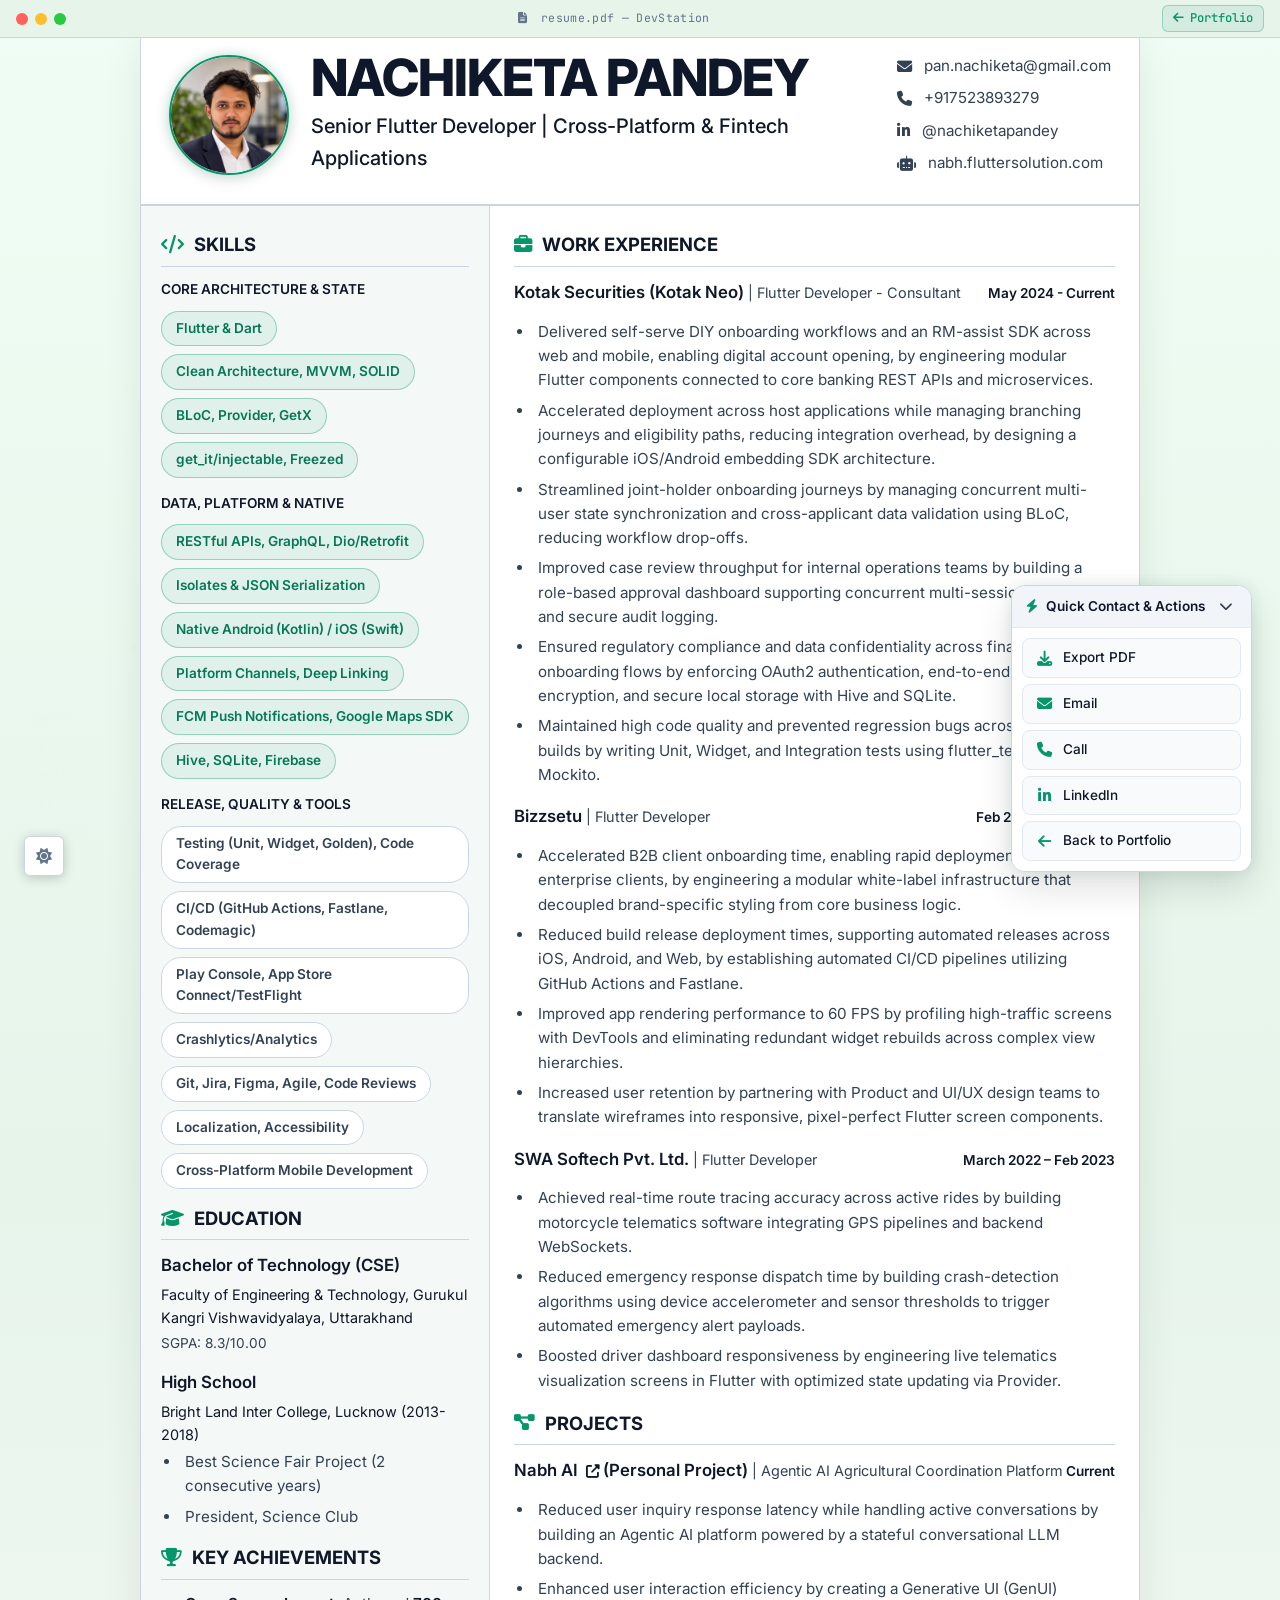
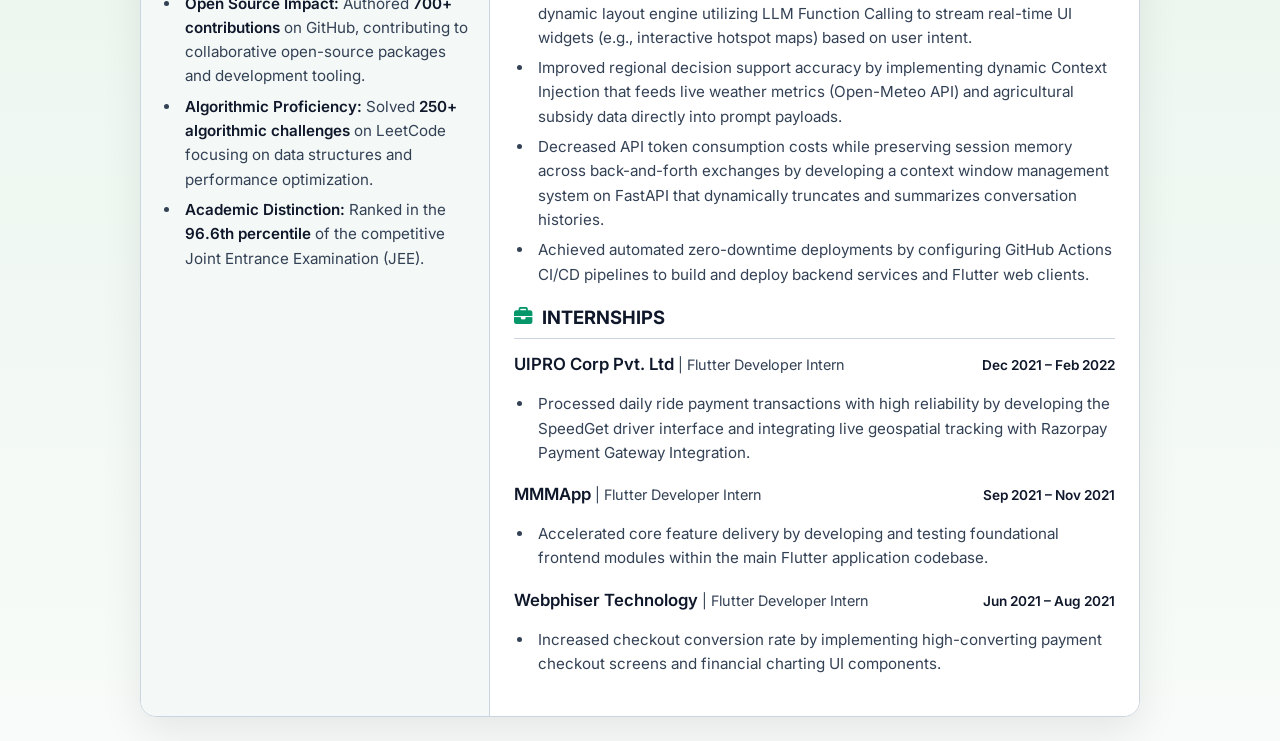
<file: resume.html>
<!DOCTYPE html>
<html lang="en" data-theme="light">

<head>
    <meta charset="UTF-8" />
    <meta name="viewport" content="width=device-width, initial-scale=1.0" />
    <meta name="title" content="Nachiketa Pandey - Resume" />
    <meta name="description" content="Resume of Nachiketa Pandey, Senior Flutter Developer" />
    <meta name="keywords"
        content="nachiketa, nachiketa pandey, resume, flutter, senior flutter developer, cross-platform, fintech, developer" />
    <meta name="robots" content="index, follow" />
    <title>Nachiketa Pandey - Resume</title>
    <link rel="icon" type="image/svg+xml" href="./favicon.svg" />
    <link rel="alternate icon" href="./favicon.svg" />
    <!-- Modern Fonts -->
    <link href="https://fonts.googleapis.com/css2?family=Space+Grotesk:wght@400;500;600;700&family=JetBrains+Mono:wght@300;400;500;600;700&display=swap" rel="stylesheet" />
    <link href="https://fonts.googleapis.com/css2?family=Inter:wght@300;400;500;600;700;800&display=swap" rel="stylesheet" />
    <link rel="stylesheet" href="https://cdnjs.cloudflare.com/ajax/libs/font-awesome/6.4.0/css/all.min.css" />
    <script>
      (function() {
        var savedTheme = localStorage.getItem('theme') || 'light';
        document.documentElement.setAttribute('data-theme', savedTheme);
      })();
    </script>
    <link rel="stylesheet" href="./portfolio.css?v=8.0" media="screen" />
    <link href="./style.css?v=8.0" rel="stylesheet" />
    <!-- PostHog Analytics -->
    <script>
        !function(t,e){var o,n,p,r;e.__SV||(window.posthog && window.posthog.__loaded)||(window.posthog=e,e._i=[],e.init=function(i,s,a){function g(t,e){var o=e.split(".");2==o.length&&(t=t[o[0]],e=o[1]),t[e]=function(){t.push([e].concat(Array.prototype.slice.call(arguments,0)))}}p||((p=t.createElement("script")).type="text/javascript",p.crossOrigin="anonymous",p.async=!0,p.src=s.api_host.replace(".i.posthog.com","-assets.i.posthog.com")+"/static/array.js",p.onerror=function(){p=null},(r=t.getElementsByTagName("script")[0]).parentNode.insertBefore(p,r));var u=e;for(void 0!==a?u=e[a]=[]:a="posthog",u.people=u.people||[],Object.defineProperty(u,"toString",{configurable:!0,enumerable:!0,writable:!0,value:function(t){var e="posthog";return"posthog"!==a&&(e+="."+a),t||(e+=" (stub)"),e}}),Object.defineProperty(u.people,"toString",{configurable:!0,enumerable:!0,writable:!0,value:function(){return u.toString(1)+".people (stub)"}}),o="Tl Ml El Il Al init Xl tu Jl Kl nu ho Yl au Gl capture getExtension eu xl vu calculateEventProperties du register register_once register_for_session unregister unregister_for_session gu Ql cu getFeatureFlag getFeatureFlagPayload getFeatureFlagResult getAllFeatureFlags isFeatureEnabled reloadFeatureFlags updateFlags updateEarlyAccessFeatureEnrollment getEarlyAccessFeatures on onFeatureFlags onSurveysLoaded onSessionId getSurveys getActiveMatchingSurveys renderSurvey displaySurvey cancelPendingSurvey canRenderSurvey canRenderSurveyAsync mu identify setPersonProperties unsetPersonProperties group resetGroups setPersonPropertiesForFlags resetPersonPropertiesForFlags setGroupPropertiesForFlags resetGroupPropertiesForFlags reset yu shutdown setIdentity clearIdentity get_distinct_id getGroups get_session_id get_session_replay_url alias set_config startSessionRecording stopSessionRecording sessionRecordingStarted captureException addExceptionStep captureLog startExceptionAutocapture stopExceptionAutocapture loadToolbar get_property getSessionProperty fu uu createPersonProfile setInternalOrTestUser pu Fl Ol opt_in_capturing opt_out_capturing has_opted_in_capturing has_opted_out_capturing get_explicit_consent_status is_capturing clear_opt_in_out_capturing ou debug do ts getPageViewId captureTraceFeedback captureTraceMetric zl".split(" "),n=0;n<o.length;n++)g(u,o[n]);e._i.push([i,s,a])},e.__SV=1)}(document,window.posthog||[]);
        posthog.init('phc_tSiyZrWo5zEC3UheeVs6ZwUGgYAwXBUZtcVRebV6uS62', {
            api_host: 'https://us.i.posthog.com',
            defaults: '2026-05-30',
            person_profiles: 'identified_only',
        })
    </script>
</head>

<body>
  <div class="dot-grid-bg print-only-hide" aria-hidden="true"></div>
  <div class="night-sky print-only-hide" id="night-sky" aria-hidden="true">
    <div class="shooting-star"></div>
    <div class="shooting-star"></div>
    <div class="shooting-star"></div>
    <div class="shooting-star"></div>
    <div class="shooting-star"></div>
    <div class="shooting-star"></div>
    <div class="shooting-star"></div>
    <div class="shooting-star"></div>
  </div>

  <div class="ide-frame">
    <!-- Window Title Bar -->
    <div class="title-bar print-only-hide" role="banner">
      <div class="title-dots">
        <div class="title-dot red"></div>
        <div class="title-dot yellow"></div>
        <div class="title-dot green"></div>
      </div>
      <div class="title-bar-text">
        <span class="title-icon"><i class="fas fa-file-alt"></i></span>
        resume.pdf — DevStation
      </div>
      <a href="./index.html" class="title-bar-back" title="Back to Portfolio">
        <i class="fas fa-arrow-left"></i> <span>Portfolio</span>
      </a>
    </div>


    <div class="resume-wrapper">
    <div class="resume-container">
        <!-- Header -->
        <header>
            <div class="header-main-info">
                <img src="./profile.jpeg" alt="Nachiketa Pandey" class="profile-img" />
                <div class="header-name">
                    <h1>Nachiketa <span>Pandey</span></h1>
                    <p class="subtitle">Senior Flutter Developer | Cross-Platform & Fintech Applications</p>
                </div>
            </div>
            <div class="header-contact">
                <a href="mailto:pan.nachiketa@gmail.com"><i class="fas fa-envelope"></i> pan.nachiketa@gmail.com</a>
                <a href="callto:+917523893279"><i class="fas fa-phone"></i> +917523893279</a>
                <a href="https://www.linkedin.com/in/nachiketapandey/" target="_blank"><i
                        class="fab fa-linkedin-in"></i> @nachiketapandey</a>
                <a href="https://portfolio.fluttersolution.com/?utm_source=ats_resume_pdf&utm_medium=document" class="print-only portfolio-print-link"
                    target="_blank"><i class="fas fa-globe"></i> portfolio.fluttersolution.com</a>
                <a href="https://nabh.fluttersolution.com/?utm_source=ats_resume_pdf&utm_medium=document" class="project-print-link" target="_blank"><i
                        class="fas fa-robot"></i> nabh.fluttersolution.com</a>
            </div>
        </header>

        <main>
            <!-- Summary (Print Only & Main) -->
            <section class="summary print-only" id="summary">
                <h2>SUMMARY</h2>
                <p>Senior Flutter Developer with 5+ years of experience engineering production-grade cross-platform
                    applications across iOS, Android, and Web. Proven track record at <strong>Kotak Securities (Kotak
                        Neo)</strong> building enterprise fintech account-onboarding systems, self-serve KYC workflows,
                    and multi-tenant RM-assist SDKs integrated with core banking REST APIs and microservices. Expert in
                    Clean Architecture, Dependency Injection, state management with BLoC, Provider, and GetX, offline
                    persistence with Hive and SQLite, and automated CI/CD pipelines via GitHub Actions and Fastlane.
                    Full-stack capability building FastAPI/Python backends and GenAI-powered systems.</p>
            </section>

            <!-- Left Column -->
            <article class="column-left">
                <section class="skills">
                    <h2><i class="fas fa-code"></i> SKILLS</h2>
                    <div class="skill-category">
                        <h3>Core Architecture & State</h3>
                        <ul class="chips">
                            <li>Flutter & Dart</li>
                            <li>Clean Architecture, MVVM, SOLID</li>
                            <li>BLoC, Provider, GetX</li>
                            <li>get_it/injectable, Freezed</li>
                        </ul>
                    </div>
                    <div class="skill-category">
                        <h3>Data, Platform & Native</h3>
                        <ul class="chips">
                            <li>RESTful APIs, GraphQL, Dio/Retrofit</li>
                            <li>Isolates & JSON Serialization</li>
                            <li>Native Android (Kotlin) / iOS (Swift)</li>
                            <li>Platform Channels, Deep Linking</li>
                            <li>FCM Push Notifications, Google Maps SDK</li>
                            <li>Hive, SQLite, Firebase</li>
                        </ul>
                    </div>
                    <div class="skill-category">
                        <h3>Release, Quality & Tools</h3>
                        <ul class="chips soft-chips">
                            <li>Testing (Unit, Widget, Golden), Code Coverage</li>
                            <li>CI/CD (GitHub Actions, Fastlane, Codemagic)</li>
                            <li>Play Console, App Store Connect/TestFlight</li>
                            <li>Crashlytics/Analytics</li>
                            <li>Git, Jira, Figma, Agile, Code Reviews</li>
                            <li>Localization, Accessibility</li>
                            <li>Cross-Platform Mobile Development</li>
                        </ul>
                    </div>
                </section>

                <section class="education">
                    <h2><i class="fas fa-graduation-cap"></i> EDUCATION</h2>
                    <div class="edu-item">
                        <h3>Bachelor of Technology (CSE)</h3>
                        <p class="institute">Faculty of Engineering & Technology, Gurukul Kangri Vishwavidyalaya,
                            Uttarakhand</p>
                        <p class="stats">SGPA: 8.3/10.00</p>
                    </div>
                    <div class="edu-item">
                        <h3>High School</h3>
                        <p class="institute">Bright Land Inter College, Lucknow (2013-2018)</p>
                        <ul class="bullet-list">
                            <li>Best Science Fair Project (2 consecutive years)</li>
                            <li>President, Science Club</li>
                        </ul>
                    </div>
                </section>

                <section class="achievements">
                    <h2><i class="fas fa-trophy"></i> KEY ACHIEVEMENTS</h2>
                    <ul class="bullet-list">
                        <li><b>Open Source Impact:</b> Authored <b>700+ contributions</b> on GitHub, contributing to
                            collaborative open-source packages and development tooling.</li>
                        <!-- <li><b>Technical Writing:</b> Created and maintained a <b>Flutter technical blog</b> at
                            fluttersolution.com, publishing insights on rendering optimization and Clean Architecture. -->
                        </li>
                        <li><b>Algorithmic Proficiency:</b> Solved <b>250+ algorithmic challenges</b> on LeetCode
                            focusing on data structures and performance optimization.</li>
                        <li><b>Academic Distinction:</b> Ranked in the <b>96.6th percentile</b> of the competitive Joint
                            Entrance Examination (JEE).</li>
                    </ul>
                </section>
            </article>

            <!-- Right Column -->
            <article class="column-right">
                <section class="experience" id="work-experience">
                    <h2><i class="fas fa-briefcase"></i> WORK EXPERIENCE</h2>

                    <div class="job-item">
                        <div class="job-header">
                            <h3>Kotak Securities (Kotak Neo) <span>| Flutter Developer - Consultant</span></h3>
                            <span class="job-date">May 2024 - Current</span>
                        </div>
                        <ul class="bullet-list">
                            <li>Delivered self-serve DIY onboarding workflows and an RM-assist SDK across web and
                                mobile, enabling digital account opening, by engineering modular Flutter components
                                connected to core banking REST APIs and microservices.</li>
                            <li>Accelerated deployment across host applications while managing branching journeys and
                                eligibility paths, reducing integration overhead, by designing a configurable
                                iOS/Android embedding SDK architecture.</li>
                            <li>Streamlined joint-holder onboarding journeys by managing concurrent multi-user state
                                synchronization and cross-applicant data validation using BLoC, reducing workflow
                                drop-offs.</li>
                            <li>Improved case review throughput for internal operations teams by building a role-based
                                approval dashboard supporting concurrent multi-session isolation and secure audit
                                logging.</li>
                            <li>Ensured regulatory compliance and data confidentiality across financial onboarding flows
                                by enforcing OAuth2 authentication, end-to-end payload encryption, and secure local
                                storage with Hive and SQLite.</li>
                            <li>Maintained high code quality and prevented regression bugs across release builds by
                                writing Unit, Widget, and Integration tests using flutter_test and Mockito.</li>
                        </ul>
                    </div>

                    <div class="job-item">
                        <div class="job-header">
                            <h3>Bizzsetu <span>| Flutter Developer</span></h3>
                            <span class="job-date">Feb 2023 - May 2024</span>
                        </div>
                        <ul class="bullet-list">
                            <li>Accelerated B2B client onboarding time, enabling rapid deployment for enterprise
                                clients, by engineering a modular white-label infrastructure that decoupled
                                brand-specific styling from core business logic.</li>
                            <li>Reduced build release deployment times, supporting automated releases across iOS,
                                Android, and Web, by establishing automated CI/CD pipelines utilizing GitHub Actions and
                                Fastlane.</li>
                            <li>Improved app rendering performance to 60 FPS by profiling high-traffic screens with
                                DevTools and eliminating redundant widget rebuilds across complex view hierarchies.</li>
                            <li>Increased user retention by partnering with Product and UI/UX design teams to translate
                                wireframes into responsive, pixel-perfect Flutter screen components.</li>
                        </ul>
                    </div>

                    <div class="job-item">
                        <div class="job-header">
                            <h3>SWA Softech Pvt. Ltd. <span>| Flutter Developer</span></h3>
                            <span class="job-date">March 2022 – Feb 2023</span>
                        </div>
                        <ul class="bullet-list">
                            <li>Achieved real-time route tracing accuracy across active rides by building motorcycle
                                telematics software integrating GPS pipelines and backend WebSockets.</li>
                            <li>Reduced emergency response dispatch time by building crash-detection algorithms using
                                device accelerometer and sensor thresholds to trigger automated emergency alert
                                payloads.</li>
                            <li>Boosted driver dashboard responsiveness by engineering live telematics visualization
                                screens in Flutter with optimized state updating via Provider.</li>
                        </ul>
                    </div>
                </section>

                <section class="experience" id="projects">
                    <h2><i class="fas fa-project-diagram"></i> PROJECTS</h2>
                    <div class="job-item">
                        <div class="job-header">
                            <h3><a href="https://nabh.fluttersolution.com/?utm_source=ats_resume_pdf&utm_medium=document" target="_blank" rel="noopener noreferrer"
                                    style="color: inherit; text-decoration: none;">Nabh AI <i
                                        class="fas fa-external-link-alt"
                                        style="font-size: 0.8em; margin-left: 4px;"></i></a> (Personal Project) <span>|
                                    Agentic AI Agricultural Coordination Platform</span></h3>
                            <span class="job-date">Current</span>
                        </div>
                        <ul class="bullet-list">
                            <li>Reduced user inquiry response latency while handling active conversations by building an
                                Agentic AI platform powered by a stateful conversational LLM backend.</li>
                            <li>Enhanced user interaction efficiency by creating a Generative UI (GenUI) dynamic layout
                                engine utilizing LLM Function Calling to stream real-time UI widgets (e.g., interactive
                                hotspot maps) based on user intent.</li>
                            <li>Improved regional decision support accuracy by implementing dynamic Context Injection
                                that feeds live weather metrics (Open-Meteo API) and agricultural subsidy data directly
                                into prompt payloads.</li>
                            <li>Decreased API token consumption costs while preserving session memory across
                                back-and-forth exchanges by developing a context window management system on FastAPI
                                that dynamically truncates and summarizes conversation histories.</li>
                            <li>Achieved automated zero-downtime deployments by configuring GitHub Actions CI/CD
                                pipelines to build and deploy backend services and Flutter web clients.</li>
                        </ul>
                    </div>
                </section>

                <section class="experience" id="internship">
                    <h2><i class="fas fa-briefcase"></i> INTERNSHIPS</h2>

                    <div class="job-item">
                        <div class="job-header">
                            <h3>UIPRO Corp Pvt. Ltd <span>| Flutter Developer Intern</span></h3>
                            <span class="job-date">Dec 2021 – Feb 2022</span>
                        </div>
                        <ul class="bullet-list">
                            <li>Processed daily ride payment transactions with high reliability by developing the
                                SpeedGet driver interface and integrating live geospatial tracking with Razorpay Payment
                                Gateway Integration.</li>
                        </ul>
                    </div>

                    <div class="job-item">
                        <div class="job-header">
                            <h3>MMMApp <span>| Flutter Developer Intern</span></h3>
                            <span class="job-date">Sep 2021 – Nov 2021</span>
                        </div>
                        <ul class="bullet-list">
                            <li>Accelerated core feature delivery by developing and testing foundational frontend
                                modules within the main Flutter application codebase.</li>
                        </ul>
                    </div>

                    <div class="job-item">
                        <div class="job-header">
                            <h3>Webphiser Technology <span>| Flutter Developer Intern</span></h3>
                            <span class="job-date">Jun 2021 – Aug 2021</span>
                        </div>
                        <ul class="bullet-list">
                            <li>Increased checkout conversion rate by implementing high-converting payment checkout
                                screens and financial charting UI components.</li>
                        </ul>
                    </div>

                </section>
            </article>
        </main>
        <!-- Floating Actions / Mobile Bottom Sheet -->
        <div class="fab-container print-only-hide visible" id="fabContainer">
            <div class="fab-handle" aria-hidden="true"></div>
            <div class="fab-header" id="fabHeader" role="button" aria-expanded="true" tabindex="0">
                <div class="fab-header-left">
                    <i class="fas fa-bolt fab-icon-bolt"></i>
                    <span>Quick Contact & Actions</span>
                </div>
                <button class="fab-toggle" id="fabToggle" aria-label="Toggle actions"><i
                        class="fas fa-chevron-down"></i></button>
            </div>
            <div class="fab-options" id="fabOptions">
                <a href="javascript:window.print()" class="fab-btn fab-btn-primary" title="Download / Export PDF">
                    <i class="fas fa-download"></i><span>Export PDF</span>
                </a>
                <a href="mailto:pan.nachiketa@gmail.com" class="fab-btn" title="Email">
                    <i class="fas fa-envelope"></i><span>Email</span>
                </a>
                <a href="callto:+917523893279" class="fab-btn" title="Call">
                    <i class="fas fa-phone"></i><span>Call</span>
                </a>
                <a href="https://www.linkedin.com/in/nachiketapandey/" target="_blank" class="fab-btn" title="LinkedIn">
                    <i class="fab fa-linkedin-in"></i><span>LinkedIn</span>
                </a>
                <a href="./index.html" class="fab-btn fab-btn-home" title="Back to Portfolio">
                    <i class="fas fa-arrow-left"></i><span>Back to Portfolio</span>
                </a>
            </div>
        </div>

        <script>
            const fabContainer = document.getElementById('fabContainer');
            const fabHeader = document.getElementById('fabHeader');
            const fabToggle = document.getElementById('fabToggle');
            const fabOptions = document.getElementById('fabOptions');

            // On mobile view, collapse bottom sheet by default so it doesn't obstruct reading
            function initFabState() {
                if (window.innerWidth <= 768 && fabOptions && fabToggle) {
                    fabOptions.classList.add('collapsed');
                    fabToggle.classList.add('collapsed');
                    if (fabHeader) fabHeader.setAttribute('aria-expanded', 'false');
                } else if (fabOptions && fabToggle) {
                    fabOptions.classList.remove('collapsed');
                    fabToggle.classList.remove('collapsed');
                    if (fabHeader) fabHeader.setAttribute('aria-expanded', 'true');
                }
            }

            initFabState();
            window.addEventListener('resize', () => {
                // Keep collapsed state responsive without overriding manual clicks
            });

            // Toggle visibility menu
            function toggleFabMenu(e) {
                if (e) e.stopPropagation();
                if (fabOptions && fabToggle) {
                    const isCollapsed = fabOptions.classList.toggle('collapsed');
                    fabToggle.classList.toggle('collapsed', isCollapsed);
                    if (fabHeader) fabHeader.setAttribute('aria-expanded', !isCollapsed);
                }
            }

            if (fabHeader) {
                fabHeader.addEventListener('click', toggleFabMenu);
                fabHeader.addEventListener('keydown', (e) => {
                    if (e.key === 'Enter' || e.key === ' ') {
                        e.preventDefault();
                        toggleFabMenu(e);
                    }
                });
            }

            if (fabToggle) {
                fabToggle.addEventListener('click', toggleFabMenu);
            }

            // Desktop-only drag and drop functionality (do NOT intercept touch on mobile)
            if (fabContainer && fabHeader && window.innerWidth > 768) {
                let isDragging = false;
                let currentX = 0, currentY = 0, initialX = 0, initialY = 0;
                let xOffset = 0, yOffset = 0;

                fabHeader.addEventListener('mousedown', (e) => {
                    if (e.target === fabToggle || fabToggle.contains(e.target)) return;
                    initialX = e.clientX - xOffset;
                    initialY = e.clientY - yOffset;
                    isDragging = true;
                });

                document.addEventListener('mousemove', (e) => {
                    if (isDragging) {
                        e.preventDefault();
                        currentX = e.clientX - initialX;
                        currentY = e.clientY - initialY;
                        xOffset = currentX;
                        yOffset = currentY;
                        fabContainer.style.transform = `translate3d(${currentX}px, ${currentY}px, 0)`;
                    }
                });

                document.addEventListener('mouseup', () => {
                    initialX = currentX;
                    initialY = currentY;
                    isDragging = false;
                });
            }
        </script>
        <!-- Version control for PDF export -->
        <script src="./version.js"></script>
        <script>
            if (typeof RESUME_VERSION !== 'undefined') {
                const originalTitle = document.title;

                // Try to set it before print so the exported PDF takes this filename
                window.addEventListener('beforeprint', () => {
                    document.title = `Resume_Nachiketa-${RESUME_VERSION}`;
                });
                window.addEventListener('afterprint', () => {
                    document.title = originalTitle;
                });

                // As a fallback for some browsers that capture title immediately, also just set it globally
                document.title = `Resume_Nachiketa-${RESUME_VERSION}`;
            }
        </script>
    </div> <!-- /resume-wrapper -->
  </div> <!-- /ide-frame -->

  <!-- Theme Toggle -->
  <button class="theme-toggle print-only-hide" id="theme-toggle" aria-label="Toggle theme">
    <i class="fas fa-sun"></i>
    <i class="fas fa-moon"></i>
  </button>

  <script>
    (function () {
      'use strict';
      // ── Matrix Rain Background ──
      const canvas = document.createElement('canvas');
      canvas.id = 'matrix-rain';
      canvas.style.cssText = 'position:fixed;top:0;left:0;width:100vw;height:100vh;z-index:0;opacity:0.4;pointer-events:none;';
      canvas.classList.add('print-only-hide');
      document.body.insertBefore(canvas, document.body.firstChild);

      const ctx = canvas.getContext('2d');
      const codeTokens = [
        'Widget', 'build', 'State', 'BLoC', 'class', 'extends', 'final',
        'const', 'return', 'async', 'await', 'void', 'String', 'int',
        'List', 'Map', 'Future', 'Stream', 'emit', 'yield', 'import',
        'override', 'setState', 'context', 'Navigator', 'Scaffold',
        'Column', 'Row', 'Container', 'Padding', 'Center', 'Text',
        'Icon', 'AppBar', 'FloatingActionButton', 'GestureDetector',
        'bloc', 'cubit', 'provider', 'dio', 'http', 'json', 'api',
        'flutter', 'dart', 'Firebase', 'Hive', 'GetX', 'Riverpod',
      ];

      let columns = [];
      let animFrame;

      function resizeCanvas() {
        canvas.width = window.innerWidth;
        canvas.height = window.innerHeight;
        initColumns();
      }

      function initColumns() {
        const colWidth = 120;
        const numCols = Math.ceil(canvas.width / colWidth);
        columns = [];
        for (let i = 0; i < numCols; i++) {
          columns.push({
            x: i * colWidth + Math.random() * 40,
            y: Math.random() * canvas.height,
            speed: 0.15 + Math.random() * 0.25,
            tokens: [],
            nextToken: 0,
          });
          // Pre-fill tokens
          const numTokens = 3 + Math.floor(Math.random() * 4);
          for (let j = 0; j < numTokens; j++) {
            columns[i].tokens.push({
              text: codeTokens[Math.floor(Math.random() * codeTokens.length)],
              offset: j * 28,
              alpha: 0.04 + Math.random() * 0.06,
            });
          }
        }
      }

      function drawMatrix() {
        ctx.clearRect(0, 0, canvas.width, canvas.height);
        ctx.font = '500 11px "JetBrains Mono", monospace';

        columns.forEach(col => {
          col.tokens.forEach(token => {
            const y = (col.y + token.offset) % (canvas.height + 100);
            ctx.fillStyle = `rgba(16, 185, 129, ${token.alpha})`;
            ctx.fillText(token.text, col.x, y);
          });
          col.y += col.speed;
          if (col.y > canvas.height + 100) {
            col.y = -100;
            // Shuffle tokens
            col.tokens.forEach(t => {
              t.text = codeTokens[Math.floor(Math.random() * codeTokens.length)];
              t.alpha = 0.03 + Math.random() * 0.06;
            });
          }
        });
        animFrame = requestAnimationFrame(drawMatrix);
      }

      resizeCanvas();
      drawMatrix();
      window.addEventListener('resize', resizeCanvas);

      // ── Theme Toggle ────────────────────────────────
      const themeToggle = document.getElementById('theme-toggle');
      let currentTheme = localStorage.getItem('theme') || 'light';
      document.documentElement.setAttribute('data-theme', currentTheme);

      themeToggle.addEventListener('click', () => {
        currentTheme = currentTheme === 'light' ? 'dark' : 'light';
        document.documentElement.setAttribute('data-theme', currentTheme);
        localStorage.setItem('theme', currentTheme);
      });
    })();
  </script>
</body>

</html>
</file>
<file: portfolio.css>
/* ============================================================
   PORTFOLIO.CSS — DevStation Design System
   Nachiketa Pandey | portfolio.fluttersolution.com
   An IDE/Terminal-themed developer portfolio
   ============================================================ */

@import url('https://fonts.googleapis.com/css2?family=Space+Grotesk:wght@400;500;600;700&family=JetBrains+Mono:wght@300;400;500;600;700&display=swap');

/* ─── CSS Custom Properties — Cyber Emerald & Electric Cyan Palette (#10b981) ──── */
:root {
  /* Backgrounds */
  --bg-deep: #080c10;
  --bg: #0d131a;
  --bg-surface: #131c24;
  --bg-elevated: #1a2632;
  --bg-highlight: #233342;
  --bg-overlay: rgba(8, 12, 16, 0.95);

  /* Foreground */
  --fg: #e6edf3;
  --fg-muted: #94a3b8;
  --fg-dim: #64748b;
  --fg-faint: #334155;

  /* Syntax Colors */
  --syn-keyword: #10b981;
  /* electric emerald — class, const, final */
  --syn-string: #34d399;
  /* mint green — string values */
  --syn-function: #38bdf8;
  /* bright sky blue — function names */
  --syn-type: #06b6d4;
  /* electric cyan — type names */
  --syn-comment: #64748b;
  /* slate — comments */
  --syn-variable: #f1f5f9;
  /* clean white — variables */
  --syn-number: #f59e0b;
  /* amber — numbers */
  --syn-tag: #f43f5e;
  /* rose — tags, errors */
  --syn-operator: #06b6d4;
  /* cyan — operators */
  --syn-property: #fbbf24;
  /* warm amber — properties */
  --syn-decorator: #2dd4bf;
  /* teal — decorators, links */

  /* Accent - #10b981 */
  --accent: #10b981;
  --accent-glow: rgba(16, 185, 129, 0.25);
  --accent-secondary: #06b6d4;
  --accent-success: #34d399;
  --accent-warning: #f59e0b;
  --accent-error: #f43f5e;

  /* UI Chrome */
  --chrome-bg: #06090d;
  --chrome-border: #1e293b;
  --tab-active-bg: #0d131a;
  --tab-inactive-bg: #090e13;
  --tab-border: #1e293b;
  --gutter-bg: rgba(0, 0, 0, 0.25);
  --gutter-text: #475569;
  --selection: rgba(16, 185, 129, 0.2);

  /* Typography */
  --font-display: 'Space Grotesk', system-ui, sans-serif;
  --font-mono: 'JetBrains Mono', 'Fira Code', monospace;
  --font-body: 'Space Grotesk', system-ui, sans-serif;

  /* Spacing */
  --container-max: 1280px;
  --gutter: 24px;
  --section-gap: 100px;
  --nav-height: 84px;
  /* title bar + tabs */

  /* Radius */
  --radius-sm: 4px;
  --radius: 6px;
  --radius-md: 10px;
  --radius-lg: 14px;
  --radius-xl: 18px;
  --radius-full: 9999px;

  /* Shooting star color */
  --star-color: rgba(6, 182, 212, 0.45);
  --star-trail: rgba(16, 185, 129, 0.4);
}

.resume-wrapper {
  padding: var(--gutter);
  display: flex;
  justify-content: center;
  align-items: flex-start;
  min-height: calc(100vh - var(--nav-height) - 40px);
}

.resume-wrapper .resume-container {
  margin: 0;
}

/* ─── Light Mode ─────────────────────────────────────────── */
[data-theme="light"] {
  --bg-deep: #f0fdf4;
  --bg: #f8fbf9;
  --bg-surface: #ffffff;
  --bg-elevated: #ecfdf5;
  --bg-highlight: #d1fae5;
  --bg-overlay: rgba(248, 251, 249, 0.95);
  --fg: #0f172a;
  --fg-muted: #334155;
  --fg-dim: #64748b;
  --chrome-bg: #e6f4ea;
  --chrome-border: #cbd5e1;

  --accent-primary: #059669;
  --accent-secondary: #0891b2;
  --accent-tertiary: #047857;
  --accent-error: #dc2626;
  --accent-warning: #d97706;
  --accent-success: #16a34a;
  --accent: #059669;
  --accent-glow: rgba(5, 150, 105, 0.18);

  --fg-faint: #94a3b8;
  --syn-keyword: #059669;
  --syn-string: #10b981;
  --syn-function: #0284c7;
  --syn-type: #0891b2;
  --syn-comment: #64748b;
  --syn-variable: #0f172a;
  --syn-number: #ea580c;
  --syn-tag: #dc2626;
  --syn-operator: #0891b2;
  --syn-property: #b45309;
  --syn-decorator: #059669;

  --tab-active-bg: #ffffff;
  --tab-inactive-bg: #ecfdf5;
  --tab-border: #cbd5e1;
  --gutter-bg: rgba(0, 0, 0, 0.03);
  --gutter-text: #94a3b8;
  --selection: rgba(5, 150, 105, 0.15);

  --terminal-bg: #ffffff;
  --terminal-border: #cbd5e1;
  --terminal-fg: #0f172a;

  --star-color: rgba(5, 150, 105, 0.25);
  --star-trail: rgba(16, 185, 129, 0.6);
}

[data-theme="light"] .title-dot.red {
  background: #ff6259;
}

[data-theme="light"] .title-dot.yellow {
  background: #ffbf2e;
}

[data-theme="light"] .title-dot.green {
  background: #29c941;
}

[data-theme="light"] .hero-name {
  color: var(--fg);
}

[data-theme="light"] .bullet-content strong {
  color: var(--fg);
}

[data-theme="light"] .stat-number {
  color: var(--accent);
}

[data-theme="light"] .achievement-value {
  color: var(--accent);
}

[data-theme="light"] .hero-photo-inner img {
  filter: none;
}

[data-theme="light"] .dot-grid-bg {
  opacity: 0.12;
}

[data-theme="light"] #matrix-rain {
  opacity: 0.15 !important;
}

[data-theme="light"] .shooting-star {
  filter: drop-shadow(0 0 4px var(--star-trail));
}

[data-theme="light"] body {
  background: var(--bg-deep);
}

/* ─── Reset ──────────────────────────────────────────────── */
*,
*::before,
*::after {
  box-sizing: border-box;
  margin: 0;
  padding: 0;
}

html {
  scroll-behavior: smooth;
}

body {
  font-family: var(--font-body);
  background: radial-gradient(ellipse at bottom, #0d1721 0%, #06090e 100%);
  background-color: var(--bg-deep);
  color: var(--fg);
  line-height: 1.6;
  overflow-x: hidden;
  -webkit-font-smoothing: antialiased;
  -moz-osx-font-smoothing: grayscale;
}

[data-theme="light"] body {
  background: linear-gradient(180deg, #f0fdf4 0%, #e6f4ea 50%, #f8fbf9 100%);
}

a {
  color: inherit;
  text-decoration: none;
}

img {
  max-width: 100%;
  display: block;
}

ul,
ol {
  list-style: none;
}

button {
  cursor: pointer;
  font-family: inherit;
}

::-webkit-scrollbar {
  width: 6px;
}

::-webkit-scrollbar-track {
  background: var(--bg-deep);
}

::-webkit-scrollbar-thumb {
  background: var(--fg-faint);
  border-radius: 10px;
}

::-webkit-scrollbar-thumb:hover {
  background: var(--fg-dim);
}

::selection {
  background: var(--selection);
  color: #fff;
}

/* ─── Theme Toggle ───────────────────────────────────────── */
.theme-toggle {
  position: fixed;
  bottom: 24px;
  left: 24px;
  z-index: 9001;
  width: 40px;
  height: 40px;
  border-radius: var(--radius);
  background: var(--bg-surface);
  border: 1px solid var(--chrome-border);
  color: var(--fg-dim);
  font-size: 1rem;
  display: flex;
  align-items: center;
  justify-content: center;
  cursor: pointer;
  transition: all 0.25s ease;
  box-shadow: 0 2px 12px rgba(0, 0, 0, 0.2);
}

.theme-toggle:hover {
  color: var(--accent);
  border-color: var(--accent);
  transform: translateY(-2px);
}

.theme-toggle .fa-sun {
  display: none;
}

.theme-toggle .fa-moon {
  display: inline;
}

[data-theme="light"] .theme-toggle .fa-sun {
  display: inline;
}

[data-theme="light"] .theme-toggle .fa-moon {
  display: none;
}

/* ─── Shooting Stars ─────────────────────────────────────── */
.night-sky {
  position: fixed;
  top: 0;
  left: 0;
  width: 100vw;
  height: 100vh;
  z-index: 1;
  pointer-events: none;
  overflow: hidden;
  perspective: 800px;
  filter: blur(3.5px);
}

.shooting-star {
  position: absolute;
  width: 130px;
  height: 3px;
  background: linear-gradient(90deg, var(--star-color), transparent);
  border-radius: 999px;
  filter: blur(4px);
  opacity: 0;
}

.shooting-star::before {
  content: '';
  position: absolute;
  top: 50%;
  transform: translateY(-50%);
  width: 5px;
  height: 5px;
  background: #fff;
  border-radius: 50%;
  filter: blur(2px);
  box-shadow: 0 0 16px 4px var(--star-color),
    0 0 32px 8px var(--star-color);
}

@keyframes shootingStar3D {
  0% {
    transform: translate3d(20vw, -20vh, -500px) rotate(-45deg) scale(0.2);
    opacity: 0;
    filter: blur(4px);
  }

  10% {
    opacity: 0.7;
    filter: blur(3.5px);
  }

  100% {
    transform: translate3d(-150vw, 150vh, 400px) rotate(-45deg) scale(3);
    opacity: 0;
    filter: blur(9px);
  }
}

.shooting-star:nth-child(1) {
  top: 10%;
  left: 80%;
  animation: shootingStar3D 4s linear infinite;
  animation-delay: 0s;
}

.shooting-star:nth-child(2) {
  top: 30%;
  left: 90%;
  animation: shootingStar3D 5s linear infinite;
  animation-delay: 1.5s;
}

.shooting-star:nth-child(3) {
  top: 5%;
  left: 50%;
  animation: shootingStar3D 6s linear infinite;
  animation-delay: 3s;
}

.shooting-star:nth-child(4) {
  top: 40%;
  left: 70%;
  animation: shootingStar3D 4.5s linear infinite;
  animation-delay: 2s;
}

.shooting-star:nth-child(5) {
  top: 20%;
  left: 100%;
  animation: shootingStar3D 5.5s linear infinite;
  animation-delay: 4.2s;
}

.shooting-star:nth-child(6) {
  top: 50%;
  left: 85%;
  animation: shootingStar3D 4.2s linear infinite;
  animation-delay: 1.1s;
}

.shooting-star:nth-child(7) {
  top: 15%;
  left: 60%;
  animation: shootingStar3D 5.8s linear infinite;
  animation-delay: 2.7s;
}

.shooting-star:nth-child(8) {
  top: 35%;
  left: 95%;
  animation: shootingStar3D 4.8s linear infinite;
  animation-delay: 0.8s;
}

/* ─── Nabh Project Visual Animation ──────────────────────── */
.nabh-visual-canvas {
  position: absolute;
  inset: 0;
  z-index: 0;
}

.project-visual-icon {
  z-index: 2;
  position: relative;
}

.project-visual-tags {
  z-index: 2;
}

/* ─── Layout ─────────────────────────────────────────────── */
.container {
  max-width: var(--container-max);
  margin: 0 auto;
  padding: 0 var(--gutter);
}

/* ============================================================
   BOOT SEQUENCE OVERLAY
   ============================================================ */
.boot-overlay {
  position: fixed;
  inset: 0;
  z-index: 99999;
  background: var(--bg-deep);
  display: flex;
  align-items: center;
  justify-content: center;
  transition: opacity 0.6s ease, visibility 0.6s ease;
}

.boot-overlay.boot-done {
  opacity: 0;
  visibility: hidden;
  pointer-events: none;
}

.boot-terminal {
  font-family: var(--font-mono);
  font-size: 0.85rem;
  color: var(--accent-success);
  max-width: 520px;
  width: 90%;
  line-height: 1.8;
}

.boot-line {
  opacity: 0;
  transform: translateY(4px);
}

.boot-line.boot-visible {
  opacity: 1;
  transform: translateY(0);
  transition: opacity 0.15s ease, transform 0.15s ease;
}

.boot-line .boot-prompt {
  color: var(--accent);
  margin-right: 8px;
}

.boot-line .boot-path {
  color: var(--accent-secondary);
}

.boot-line .boot-cmd {
  color: var(--fg);
}

.boot-line .boot-ok {
  color: var(--accent-success);
}

.boot-line .boot-version {
  color: var(--fg-dim);
}

.boot-cursor-block {
  display: inline-block;
  width: 8px;
  height: 16px;
  background: var(--accent-success);
  animation: bootBlink 0.6s step-end infinite;
  vertical-align: text-bottom;
  margin-left: 2px;
}

@keyframes bootBlink {

  0%,
  100% {
    opacity: 1;
  }

  50% {
    opacity: 0;
  }
}

/* ============================================================
   WINDOW CHROME — IDE FRAME
   ============================================================ */
.ide-frame {
  position: relative;
  min-height: 100vh;
}

/* Title Bar */
.title-bar {
  position: fixed;
  top: 0;
  left: 0;
  right: 0;
  z-index: 10000;
  height: 38px;
  background: var(--chrome-bg);
  border-bottom: 1px solid var(--chrome-border);
  display: flex;
  align-items: center;
  padding: 0 16px;
  user-select: none;
  -webkit-user-select: none;
}

.title-dots {
  display: flex;
  gap: 7px;
  align-items: center;
}

.title-dot {
  width: 12px;
  height: 12px;
  border-radius: 50%;
  transition: transform 0.2s ease, filter 0.2s ease;
}

.title-dot:hover {
  transform: scale(1.15);
}

.title-dot.red {
  background: #ff5f57;
}

.title-dot.yellow {
  background: #febc2e;
}

.title-dot.green {
  background: #28c840;
}

.title-bar-text {
  flex: 1;
  text-align: center;
  font-family: var(--font-mono);
  font-size: 0.72rem;
  color: var(--fg-dim);
  letter-spacing: 0.03em;
}

.title-bar-text .title-icon {
  margin-right: 6px;
  color: var(--accent-secondary);
}

/* ============================================================
   TAB NAVIGATION (IDE TABS)
   ============================================================ */
.nav {
  position: fixed;
  top: 38px;
  left: 0;
  right: 0;
  z-index: 9999;
  height: 36px;
  background: var(--tab-inactive-bg);
  border-bottom: 1px solid var(--chrome-border);
  display: flex;
  align-items: stretch;
  overflow-x: auto;
  scrollbar-width: none;
}

.nav::-webkit-scrollbar {
  display: none;
}

.nav-inner {
  display: flex;
  align-items: stretch;
  width: 100%;
  max-width: 100%;
}

.nav-logo {
  display: none;
}

/* Hidden in IDE mode — title bar replaces it */

.nav-links {
  display: flex;
  align-items: stretch;
  height: 100%;
  flex: 1;
}

.nav-link {
  display: inline-flex;
  align-items: center;
  gap: 6px;
  padding: 0 18px;
  font-family: var(--font-mono);
  font-size: 0.72rem;
  letter-spacing: 0.02em;
  color: var(--fg-dim);
  border-right: 1px solid var(--chrome-border);
  transition: all 0.2s ease;
  white-space: nowrap;
  position: relative;
  background: var(--tab-inactive-bg);
}

.nav-link::before {
  content: '';
  position: absolute;
  bottom: -1px;
  left: 0;
  right: 0;
  height: 2px;
  background: transparent;
  transition: background 0.2s ease;
}

.nav-link:hover {
  color: var(--fg-muted);
  background: var(--bg);
}

.nav-link.active {
  color: var(--fg);
  background: var(--tab-active-bg);
}

.nav-link.active::before {
  background: var(--accent);
}

.nav-link .tab-icon {
  font-size: 0.7rem;
  opacity: 0.7;
}

.nav-link .tab-dot {
  display: inline-block;
  width: 6px;
  height: 6px;
  border-radius: 50%;
  margin-left: 4px;
  opacity: 0;
  transition: opacity 0.2s ease;
}

.nav-link.active .tab-dot {
  opacity: 1;
}

.nav-cta {
  display: inline-flex;
  align-items: center;
  gap: 6px;
  padding: 0 18px;
  font-family: var(--font-mono);
  font-size: 0.72rem;
  color: var(--accent-success);
  background: var(--tab-inactive-bg);
  border-left: 1px solid var(--chrome-border);
  margin-left: auto;
  transition: all 0.2s ease;
  white-space: nowrap;
}

.nav-cta:hover {
  background: rgba(195, 232, 141, 0.08);
  color: #fff;
}

.nav-cta i {
  font-size: 0.65rem;
}

/* Hamburger */
.nav-hamburger {
  display: none;
  align-items: center;
  justify-content: center;
  width: 36px;
  height: 36px;
  background: none;
  border: none;
  border-left: 1px solid var(--chrome-border);
  margin-left: auto;
  padding: 0;
  flex-shrink: 0;
}

.nav-hamburger span {
  display: block;
  width: 16px;
  height: 1.5px;
  background: var(--fg-dim);
  border-radius: 2px;
  transition: all 0.3s ease;
  position: relative;
}

.nav-hamburger span:nth-child(1) {
  transform: translateY(-4px);
}

.nav-hamburger span:nth-child(3) {
  transform: translateY(4px);
}

.nav-hamburger.open span:nth-child(1) {
  transform: translateY(1.5px) rotate(45deg);
}

.nav-hamburger.open span:nth-child(2) {
  opacity: 0;
}

.nav-hamburger.open span:nth-child(3) {
  transform: translateY(-1.5px) rotate(-45deg);
}

/* Mobile Nav */
.nav-mobile {
  display: none;
  position: fixed;
  top: 66px;
  left: 0;
  right: 0;
  z-index: 9998;
  background: #080b10;
  padding: 16px;
  flex-direction: column;
  border-bottom: 1px solid var(--chrome-border);
  box-shadow: 0 16px 36px rgba(0, 0, 0, 0.75);
}

[data-theme="light"] .nav-mobile {
  background: #ffffff;
  box-shadow: 0 16px 36px rgba(0, 0, 0, 0.12);
}

.nav-mobile.open {
  display: flex;
}

.nav-mobile .nav-link {
  display: flex;
  padding: 12px 16px;
  border-right: none;
  border-bottom: 1px solid var(--chrome-border);
  font-size: 0.82rem;
  color: var(--fg-muted);
  background: transparent;
}

.nav-mobile .nav-link:last-of-type {
  border-bottom: none;
}

.nav-mobile .nav-cta {
  margin-left: 0;
  margin-top: 8px;
  padding: 12px 16px;
  border-left: none;
  border-top: 1px solid var(--chrome-border);
  justify-content: center;
}

/* ============================================================
   DOT GRID BACKGROUND
   ============================================================ */
.dot-grid-bg {
  position: fixed;
  inset: 0;
  z-index: 0;
  pointer-events: none;
  background-image:
    radial-gradient(circle, var(--fg-faint) 0.5px, transparent 0.5px);
  background-size: 32px 32px;
  opacity: 0.25;
}

/* ============================================================
   SECTION STYLING
   ============================================================ */
.section-label {
  font-family: var(--font-mono);
  font-size: 0.75rem;
  font-weight: 400;
  color: var(--syn-comment);
  display: flex;
  align-items: center;
  gap: 8px;
  margin-bottom: 12px;
  letter-spacing: 0.02em;
}

.section-label::before {
  content: '//';
  color: var(--syn-comment);
  font-weight: 500;
}

.section-headline {
  font-family: var(--font-display);
  font-size: clamp(1.8rem, 3.5vw, 2.8rem);
  font-weight: 700;
  color: var(--fg);
  line-height: 1.2;
  margin-bottom: 48px;
  letter-spacing: -0.03em;
}

.section-headline span {
  color: var(--accent);
}

/* ─── Code Panel (Card) ─────────────────────────────────── */
.code-panel {
  background: var(--bg-surface);
  border: 1px solid var(--chrome-border);
  border-radius: var(--radius-md);
  overflow: hidden;
  transition: border-color 0.35s ease, box-shadow 0.35s ease, transform 0.35s ease;
}

.code-panel:hover {
  border-color: rgba(16, 185, 129, 0.35);
  box-shadow: 0 8px 40px rgba(0, 0, 0, 0.4), 0 0 30px var(--accent-glow);
  transform: translateY(-3px);
}

.code-panel-header {
  display: flex;
  align-items: center;
  gap: 8px;
  padding: 8px 14px;
  background: var(--chrome-bg);
  border-bottom: 1px solid var(--chrome-border);
  font-family: var(--font-mono);
  font-size: 0.68rem;
  color: var(--fg-dim);
}

.panel-dots {
  display: flex;
  gap: 5px;
}

.panel-dot {
  width: 8px;
  height: 8px;
  border-radius: 50%;
  opacity: 0.7;
}

.panel-dot.red {
  background: #ff5f57;
}

.panel-dot.yellow {
  background: #febc2e;
}

.panel-dot.green {
  background: #28c840;
}

.panel-filename {
  margin-left: 8px;
  color: var(--fg-muted);
}

.panel-filepath {
  margin-left: auto;
  color: var(--fg-faint);
  font-size: 0.62rem;
}

.code-panel-body {
  padding: 24px 28px;
}

/* ─── Glass Card (Legacy compat) ─────────────────────────── */
.glass-card {
  background: var(--bg-surface);
  border: 1px solid var(--chrome-border);
  border-radius: var(--radius-md);
  transition: border-color 0.35s ease, transform 0.35s ease, box-shadow 0.35s ease;
}

.glass-card:hover {
  border-color: rgba(16, 185, 129, 0.35);
  box-shadow: 0 8px 32px rgba(0, 0, 0, 0.3);
  transform: translateY(-3px);
}

/* ─── Chip / Tag ─────────────────────────────────────────── */
.chip {
  display: inline-flex;
  align-items: center;
  font-family: var(--font-mono);
  font-size: 0.68rem;
  font-weight: 400;
  padding: 3px 10px;
  border-radius: var(--radius-sm);
  background: rgba(137, 221, 255, 0.06);
  border: 1px solid rgba(137, 221, 255, 0.15);
  color: var(--accent-secondary);
  white-space: nowrap;
}

.chip.primary-chip {
  background: rgba(16, 185, 129, 0.08);
  border-color: rgba(16, 185, 129, 0.2);
  color: var(--accent);
}

/* ─── Scroll Reveal ──────────────────────────────────────── */
.reveal {
  opacity: 0;
  transform: translateY(20px);
  transition: opacity 0.6s cubic-bezier(0.25, 0.46, 0.45, 0.94),
    transform 0.6s cubic-bezier(0.25, 0.46, 0.45, 0.94);
}

.reveal.revealed {
  opacity: 1;
  transform: translateY(0);
}

.reveal-delay-1 {
  transition-delay: 0.1s;
}

.reveal-delay-2 {
  transition-delay: 0.2s;
}

.reveal-delay-3 {
  transition-delay: 0.3s;
}

.reveal-delay-4 {
  transition-delay: 0.4s;
}

/* ============================================================
   HERO — CODE EDITOR STYLE
   ============================================================ */
#hero {
  position: relative;
  min-height: 100vh;
  display: flex;
  align-items: center;
  padding-top: var(--nav-height);
  overflow: hidden;
}

.hero-bg {
  position: absolute;
  inset: 0;
  background:
    radial-gradient(ellipse 70% 50% at 50% -5%, rgba(16, 185, 129, 0.08) 0%, transparent 55%),
    radial-gradient(ellipse 50% 40% at 85% 80%, rgba(6, 182, 212, 0.05) 0%, transparent 50%),
    radial-gradient(ellipse 40% 40% at 5% 60%, rgba(52, 211, 153, 0.03) 0%, transparent 50%);
  z-index: 0;
  pointer-events: none;
}

/* Orbs — more subtle */
.hero-orb {
  position: absolute;
  border-radius: 50%;
  filter: blur(80px);
  pointer-events: none;
  z-index: 1;
  animation: orbFloat 12s ease-in-out infinite;
}

.hero-orb-1 {
  width: 400px;
  height: 400px;
  background: rgba(16, 185, 129, 0.06);
  top: 5%;
  right: 5%;
}

.hero-orb-2 {
  width: 280px;
  height: 280px;
  background: rgba(137, 221, 255, 0.05);
  bottom: 15%;
  left: 3%;
  animation-delay: -5s;
}

.hero-orb-3 {
  width: 180px;
  height: 180px;
  background: rgba(195, 232, 141, 0.04);
  top: 50%;
  right: 25%;
  animation-delay: -8s;
}

@keyframes orbFloat {

  0%,
  100% {
    transform: translate(0, 0) scale(1);
  }

  33% {
    transform: translate(12px, -20px) scale(1.03);
  }

  66% {
    transform: translate(-10px, 14px) scale(0.97);
  }
}

.hero-inner {
  position: relative;
  z-index: 10;
  max-width: var(--container-max);
  margin: 0 auto;
  padding: 0 var(--gutter);
  width: 100%;
  display: grid;
  grid-template-columns: 1fr 320px;
  gap: 64px;
  align-items: center;
  padding-top: 32px;
  padding-bottom: 80px;
}

/* ─── Hero Left: Code-style content ─────────────────────── */
.hero-content {
  position: relative;
}

.hero-greeting {
  font-family: var(--font-mono);
  font-size: 0.82rem;
  color: var(--syn-comment);
  margin-bottom: 16px;
  display: flex;
  align-items: center;
  gap: 8px;
}

.hero-greeting::before {
  content: '//';
  color: var(--syn-comment);
}

.hero-name {
  font-family: var(--font-display);
  font-size: clamp(2.8rem, 6vw, 4.8rem);
  font-weight: 700;
  line-height: 1.05;
  letter-spacing: -0.04em;
  color: #fff;
  margin-bottom: 8px;
}

.hero-name .name-highlight {
  display: block;
  background: linear-gradient(135deg, #10b981 0%, #06b6d4 100%);
  -webkit-background-clip: text;
  -webkit-text-fill-color: transparent;
  position: relative;
}

.hero-typewriter-wrap {
  font-family: var(--font-mono);
  font-size: clamp(0.9rem, 1.5vw, 1.05rem);
  color: var(--syn-string);
  margin-bottom: 24px;
  min-height: 1.8em;
  display: flex;
  align-items: center;
  gap: 0;
}

.hero-typewriter-wrap::before {
  content: '> ';
  color: var(--accent-secondary);
  margin-right: 6px;
}

#hero-cursor {
  color: var(--accent-success);
  animation: cursorBlink 0.8s step-end infinite;
  font-weight: 300;
}

@keyframes cursorBlink {

  0%,
  100% {
    opacity: 1;
  }

  50% {
    opacity: 0;
  }
}

.hero-summary {
  font-family: var(--font-body);
  font-size: 0.95rem;
  color: var(--fg-muted);
  line-height: 1.8;
  max-width: 540px;
  margin-bottom: 32px;
  padding-left: 16px;
  border-left: 2px solid var(--fg-faint);
}

.hero-actions {
  display: flex;
  align-items: center;
  gap: 12px;
  flex-wrap: wrap;
  margin-bottom: 36px;
}

/* Buttons — Terminal style */
.btn-primary {
  display: inline-flex;
  align-items: center;
  gap: 8px;
  padding: 11px 24px;
  border-radius: var(--radius);
  background: var(--accent);
  color: var(--bg-deep);
  font-family: var(--font-mono);
  font-weight: 600;
  font-size: 0.82rem;
  border: none;
  transition: all 0.25s ease;
  box-shadow: 0 2px 16px var(--accent-glow);
  letter-spacing: 0.01em;
}

.btn-primary:hover {
  transform: translateY(-2px);
  box-shadow: 0 6px 28px rgba(16, 185, 129, 0.4);
  filter: brightness(1.1);
}

.btn-secondary {
  display: inline-flex;
  align-items: center;
  gap: 8px;
  padding: 11px 24px;
  border-radius: var(--radius);
  background: transparent;
  border: 1px solid var(--chrome-border);
  color: var(--fg-muted);
  font-family: var(--font-mono);
  font-weight: 500;
  font-size: 0.82rem;
  transition: all 0.25s ease;
}

.btn-secondary:hover {
  border-color: var(--accent);
  color: var(--accent);
  background: rgba(16, 185, 129, 0.06);
}

.btn-ghost {
  display: inline-flex;
  align-items: center;
  gap: 7px;
  padding: 10px 20px;
  border-radius: var(--radius);
  border: 1px solid var(--fg-faint);
  background: transparent;
  color: var(--fg-dim);
  font-family: var(--font-mono);
  font-size: 0.8rem;
  font-weight: 500;
  transition: all 0.25s ease;
}

.btn-ghost:hover {
  border-color: var(--accent-secondary);
  color: var(--accent-secondary);
  background: rgba(137, 221, 255, 0.04);
}

/* Social links */
.hero-socials {
  display: flex;
  align-items: center;
  gap: 10px;
}

.hero-social-link {
  display: flex;
  align-items: center;
  justify-content: center;
  width: 38px;
  height: 38px;
  border-radius: var(--radius);
  border: 1px solid var(--fg-faint);
  color: var(--fg-dim);
  font-size: 0.9rem;
  transition: all 0.25s ease;
}

.hero-social-link:hover {
  border-color: var(--accent);
  color: var(--accent);
  background: rgba(16, 185, 129, 0.08);
  transform: translateY(-2px);
  box-shadow: 0 4px 16px var(--accent-glow);
}

/* ─── Hero Right: Profile in Preview Pane ────────────────── */
.hero-photo-wrap {
  position: relative;
  flex-shrink: 0;
}

.hero-photo-ring {
  position: relative;
  width: 280px;
  height: 280px;
  border-radius: var(--radius-lg);
  overflow: hidden;
  border: 2px solid var(--chrome-border);
  background: var(--bg-surface);
}

.hero-photo-ring::before {
  content: 'preview';
  position: absolute;
  top: 0;
  left: 0;
  right: 0;
  padding: 4px 10px;
  font-family: var(--font-mono);
  font-size: 0.6rem;
  color: var(--fg-faint);
  background: var(--chrome-bg);
  border-bottom: 1px solid var(--chrome-border);
  z-index: 3;
  text-align: center;
  letter-spacing: 0.08em;
  text-transform: uppercase;
}

.hero-photo-inner {
  width: 100%;
  height: 100%;
  overflow: hidden;
  padding-top: 22px;
}

.hero-photo-inner img {
  width: 100%;
  height: 100%;
  object-fit: cover;
  object-position: center 15%;
  display: block;
  filter: none;
  transition: transform 0.5s ease;
}

.hero-photo-ring:hover .hero-photo-inner img {
  transform: scale(1.03);
}

.hero-photo-glow {
  position: absolute;
  inset: -40px;
  border-radius: var(--radius-lg);
  background: radial-gradient(circle, var(--accent-glow) 0%, transparent 70%);
  animation: glowPulse 4s ease-in-out infinite;
  z-index: -1;
}

@keyframes glowPulse {

  0%,
  100% {
    opacity: 0.4;
    transform: scale(1);
  }

  50% {
    opacity: 0.8;
    transform: scale(1.05);
  }
}

/* Scroll indicator */
.hero-scroll {
  position: absolute;
  bottom: 28px;
  left: 50%;
  transform: translateX(-50%);
  z-index: 10;
  display: flex;
  flex-direction: column;
  align-items: center;
  gap: 6px;
  color: var(--fg-faint);
  font-family: var(--font-mono);
  font-size: 0.6rem;
  letter-spacing: 0.12em;
  text-transform: uppercase;
  animation: scrollBounce 2.5s ease-in-out infinite;
}

.scroll-line {
  width: 1px;
  height: 36px;
  background: linear-gradient(180deg, var(--accent), transparent);
}

@keyframes scrollBounce {

  0%,
  100% {
    transform: translateX(-50%) translateY(0);
  }

  50% {
    transform: translateX(-50%) translateY(6px);
  }
}

/* ============================================================
   ABOUT
   ============================================================ */
#about {
  padding: var(--section-gap) 0;
  position: relative;
}

.about-grid {
  display: grid;
  grid-template-columns: 1fr 1fr;
  gap: 64px;
  align-items: start;
}

.about-story {
  font-size: 0.95rem;
  color: var(--fg-muted);
  line-height: 1.85;
}

.about-story p {
  margin-bottom: 16px;
}

.about-story strong {
  color: var(--fg);
  font-weight: 600;
}

.about-story .text-accent {
  color: var(--accent);
}

.about-story .text-secondary {
  color: var(--accent-secondary);
}

.about-stats {
  display: grid;
  grid-template-columns: 1fr 1fr;
  gap: 10px;
  margin-top: 32px;
}

.stat-card {
  padding: 20px 16px;
  border-radius: var(--radius-md);
  background: var(--bg-surface);
  border: 1px solid var(--chrome-border);
  text-align: center;
  transition: all 0.3s ease;
  position: relative;
  overflow: hidden;
}

.stat-card::before {
  content: '';
  position: absolute;
  top: 0;
  left: 0;
  right: 0;
  height: 2px;
  background: linear-gradient(90deg, var(--accent), var(--accent-secondary));
  opacity: 0;
  transition: opacity 0.3s ease;
}

.stat-card:hover {
  border-color: var(--accent);
  transform: translateY(-2px);
}

.stat-card:hover::before {
  opacity: 1;
}

.stat-number {
  font-family: var(--font-mono);
  font-size: 2rem;
  font-weight: 700;
  color: var(--accent);
  line-height: 1;
  margin-bottom: 4px;
}

.stat-label {
  font-family: var(--font-mono);
  font-size: 0.65rem;
  letter-spacing: 0.06em;
  text-transform: uppercase;
  color: var(--fg-dim);
}

/* Right: Skills */
.about-right {}

.skill-group {
  margin-bottom: 24px;
}

.skill-group-title {
  font-family: var(--font-mono);
  font-size: 0.68rem;
  letter-spacing: 0.08em;
  text-transform: uppercase;
  color: var(--syn-comment);
  margin-bottom: 10px;
}

.skill-group-title::before {
  content: '# ';
  color: var(--syn-comment);
}

.skill-tags {
  display: flex;
  flex-wrap: wrap;
  gap: 6px;
}

.skill-tag {
  display: inline-flex;
  align-items: center;
  gap: 5px;
  padding: 5px 12px;
  border-radius: var(--radius-sm);
  font-family: var(--font-mono);
  font-size: 0.78rem;
  font-weight: 400;
  transition: all 0.25s ease;
  cursor: default;
}

.skill-tag.primary-tag {
  background: rgba(16, 185, 129, 0.07);
  border: 1px solid rgba(16, 185, 129, 0.18);
  color: var(--accent);
}

.skill-tag.primary-tag:hover {
  background: rgba(16, 185, 129, 0.15);
  transform: translateY(-1px);
  box-shadow: 0 3px 12px var(--accent-glow);
}

.skill-tag.secondary-tag {
  background: rgba(137, 221, 255, 0.06);
  border: 1px solid rgba(137, 221, 255, 0.15);
  color: var(--accent-secondary);
}

.skill-tag.secondary-tag:hover {
  background: rgba(137, 221, 255, 0.12);
  transform: translateY(-1px);
}

.skill-tag i {
  font-size: 0.72rem;
  opacity: 0.75;
}

/* ============================================================
   EXPERIENCE — GIT LOG STYLE
   ============================================================ */
#experience {
  padding: var(--section-gap) 0;
  position: relative;
}

.timeline {
  position: relative;
  padding-left: 0;
  max-width: 880px;
}

.timeline-item {
  position: relative;
  margin-bottom: 32px;
}

.timeline-item:last-child {
  margin-bottom: 0;
}

/* Hide original dot — replaced by git commit styling */
.timeline-dot {
  display: none;
}

.timeline-card {
  padding: 0;
  overflow: hidden;
  border-radius: var(--radius-md);
  background: var(--bg-surface);
  border: 1px solid var(--chrome-border);
}

/* Git commit header */
.timeline-header {
  display: flex;
  justify-content: space-between;
  align-items: flex-start;
  gap: 12px;
  flex-wrap: wrap;
  padding: 20px 24px;
  border-bottom: 1px solid var(--chrome-border);
  background: var(--chrome-bg);
}

.timeline-company {
  font-family: var(--font-display);
  font-size: 1.15rem;
  font-weight: 700;
  color: var(--fg);
  margin-bottom: 2px;
}

.timeline-role {
  font-family: var(--font-mono);
  font-size: 0.8rem;
  color: var(--accent);
  font-weight: 400;
}

.timeline-badge {
  flex-shrink: 0;
  display: inline-flex;
  align-items: center;
  gap: 5px;
  padding: 4px 10px;
  border-radius: var(--radius-sm);
  background: rgba(137, 221, 255, 0.06);
  border: 1px solid rgba(137, 221, 255, 0.15);
  font-family: var(--font-mono);
  font-size: 0.68rem;
  color: var(--accent-secondary);
}

.timeline-badge.current-badge {
  background: rgba(195, 232, 141, 0.08);
  border-color: rgba(195, 232, 141, 0.2);
  color: var(--accent-success);
  animation: badgePulse 2.5s ease-in-out infinite;
}

@keyframes badgePulse {

  0%,
  100% {
    box-shadow: none;
  }

  50% {
    box-shadow: 0 0 12px rgba(195, 232, 141, 0.15);
  }
}

/* Bullet Points */
.timeline-bullets,
.project-bullets {
  display: flex;
  flex-direction: column;
  gap: 0;
  padding: 16px 24px;
}

.timeline-bullet,
.project-bullet {
  display: flex;
  align-items: flex-start;
  gap: 12px;
  font-size: 0.88rem;
  color: var(--fg-muted);
  line-height: 1.7;
  padding: 10px 14px;
  border-radius: var(--radius);
  transition: all 0.25s ease;
}

.timeline-bullet:hover,
.project-bullet:hover {
  background: rgba(16, 185, 129, 0.05);
}

.bullet-arrow {
  display: inline-flex;
  align-items: center;
  justify-content: center;
  width: 20px;
  height: 20px;
  border-radius: var(--radius-sm);
  color: var(--accent-success);
  font-size: 0.6rem;
  flex-shrink: 0;
  margin-top: 3px;
  opacity: 0.6;
  transition: all 0.25s ease;
}

.timeline-bullet:hover .bullet-arrow,
.project-bullet:hover .bullet-arrow {
  opacity: 1;
  color: var(--accent);
}

.bullet-content {
  flex: 1;
}

.bullet-content strong {
  color: var(--fg);
  font-weight: 600;
}

/* Current job indicator */
.timeline-item.current .timeline-card {
  border-color: rgba(195, 232, 141, 0.2);
}

/* ============================================================
   PROJECTS
   ============================================================ */
#projects {
  padding: var(--section-gap) 0;
  position: relative;
}

.project-featured-card {
  display: grid;
  grid-template-columns: 1fr 1fr;
  gap: 0;
  border-radius: var(--radius-lg);
  background: var(--bg-surface);
  border: 1px solid var(--chrome-border);
  overflow: hidden;
  margin-bottom: 56px;
  transition: all 0.4s ease;
}

.project-featured-card:hover {
  border-color: rgba(16, 185, 129, 0.35);
  box-shadow: 0 12px 48px rgba(0, 0, 0, 0.4), 0 0 40px var(--accent-glow);
  transform: translateY(-4px);
}

.project-featured-visual {
  background:
    linear-gradient(135deg,
      rgba(16, 185, 129, 0.07) 0%,
      rgba(6, 182, 212, 0.05) 50%,
      rgba(52, 211, 153, 0.06) 100%),
    var(--bg-deep);
  padding: 40px;
  display: flex;
  flex-direction: column;
  align-items: center;
  justify-content: center;
  position: relative;
  overflow: hidden;
  min-height: 320px;
}

.project-featured-visual::before {
  content: '';
  position: absolute;
  inset: 0;
  background: radial-gradient(ellipse 80% 80% at 50% 40%, rgba(16, 185, 129, 0.08), transparent);
}

.project-visual-icon {
  font-size: 5rem;
  position: relative;
  z-index: 1;
  filter: drop-shadow(0 0 30px rgba(16, 185, 129, 0.35));
  animation: iconFloat 5s ease-in-out infinite;
}

@keyframes iconFloat {

  0%,
  100% {
    transform: translateY(0);
  }

  50% {
    transform: translateY(-12px);
  }
}

.project-visual-label {
  position: absolute;
  bottom: 20px;
  left: 50%;
  transform: translateX(-50%);
  font-family: var(--font-mono);
  font-size: 0.6rem;
  letter-spacing: 0.12em;
  color: var(--fg-faint);
  text-transform: uppercase;
  white-space: nowrap;
  z-index: 1;
}

.project-visual-tags {
  position: absolute;
  top: 16px;
  left: 16px;
  right: 16px;
  display: flex;
  flex-wrap: wrap;
  gap: 5px;
  justify-content: center;
  z-index: 1;
}

.project-featured-info {
  padding: 36px 32px;
  display: flex;
  flex-direction: column;
  justify-content: center;
}

.project-eyebrow {
  font-family: var(--font-mono);
  font-size: 0.68rem;
  letter-spacing: 0.08em;
  text-transform: uppercase;
  color: var(--syn-comment);
  margin-bottom: 8px;
}

.project-eyebrow::before {
  content: '// ';
}

.project-title {
  font-family: var(--font-display);
  font-size: 1.7rem;
  font-weight: 700;
  color: var(--fg);
  margin-bottom: 5px;
  line-height: 1.2;
}

.project-subtitle {
  font-family: var(--font-mono);
  font-size: 0.82rem;
  color: var(--accent-secondary);
  margin-bottom: 16px;
  font-weight: 400;
}

.project-tags {
  display: flex;
  flex-wrap: wrap;
  gap: 5px;
  margin-bottom: 20px;
}

.project-status {
  display: inline-flex;
  align-items: center;
  gap: 7px;
  font-family: var(--font-mono);
  font-size: 0.78rem;
  color: var(--accent-success);
  font-weight: 400;
}

.status-dot {
  width: 7px;
  height: 7px;
  border-radius: 50%;
  background: var(--accent-success);
  animation: pulseDot 2s ease-in-out infinite;
}

@keyframes pulseDot {

  0%,
  100% {
    box-shadow: 0 0 0 2px rgba(195, 232, 141, 0.15);
  }

  50% {
    box-shadow: 0 0 0 5px rgba(195, 232, 141, 0.05);
  }
}

/* Internships */
.internships-section-title {
  font-family: var(--font-mono);
  font-size: 0.85rem;
  font-weight: 400;
  color: var(--fg-dim);
  margin-bottom: 24px;
  display: flex;
  align-items: center;
  gap: 14px;
}

.internships-section-title::before {
  content: '//';
  color: var(--syn-comment);
}

.internships-section-title::after {
  content: '';
  flex: 1;
  height: 1px;
  background: var(--chrome-border);
}

.internships-grid {
  display: grid;
  grid-template-columns: repeat(3, 1fr);
  gap: 14px;
}

.intern-card {
  padding: 22px 20px;
  border-radius: var(--radius-md);
  position: relative;
  overflow: hidden;
  transition: all 0.3s ease;
}

.intern-card::before {
  content: '';
  position: absolute;
  top: 0;
  left: 0;
  right: 0;
  height: 2px;
  background: linear-gradient(90deg, var(--accent), var(--accent-secondary));
  opacity: 0;
  transition: opacity 0.3s ease;
}

.intern-card:hover::before {
  opacity: 1;
}

.intern-company {
  font-family: var(--font-display);
  font-size: 0.95rem;
  font-weight: 700;
  color: var(--fg);
  margin-bottom: 3px;
}

.intern-role {
  font-family: var(--font-mono);
  font-size: 0.73rem;
  color: var(--accent);
  font-weight: 400;
  margin-bottom: 3px;
}

.intern-period {
  font-family: var(--font-mono);
  font-size: 0.68rem;
  color: var(--fg-faint);
  margin-bottom: 10px;
}

.intern-desc {
  font-size: 0.82rem;
  color: var(--fg-muted);
  line-height: 1.6;
}

/* ============================================================
   SKILLS
   ============================================================ */
#skills {
  padding: var(--section-gap) 0;
  position: relative;
}

.skills-intro {
  max-width: 560px;
  font-size: 0.95rem;
  color: var(--fg-muted);
  line-height: 1.8;
  margin-bottom: 48px;
}

.skills-grid {
  display: grid;
  grid-template-columns: repeat(2, 1fr);
  gap: 18px;
  margin-bottom: 56px;
}

.skill-category-card {
  padding: 0;
  overflow: hidden;
}

.skill-cat-header {
  display: flex;
  align-items: center;
  gap: 10px;
  padding: 14px 20px;
  background: var(--chrome-bg);
  border-bottom: 1px solid var(--chrome-border);
}

.skill-cat-icon {
  width: 34px;
  height: 34px;
  border-radius: var(--radius);
  display: flex;
  align-items: center;
  justify-content: center;
  font-size: 0.9rem;
  flex-shrink: 0;
}

.skill-cat-icon.blue {
  background: rgba(16, 185, 129, 0.1);
  color: var(--accent);
}

.skill-cat-icon.cyan {
  background: rgba(137, 221, 255, 0.1);
  color: var(--accent-secondary);
}

.skill-cat-icon.pink {
  background: rgba(255, 83, 112, 0.08);
  color: var(--accent-error);
}

.skill-cat-icon.gray {
  background: rgba(110, 106, 124, 0.15);
  color: var(--fg-dim);
}

.skill-cat-name {
  font-family: var(--font-display);
  font-size: 0.95rem;
  font-weight: 700;
  color: var(--fg);
}

.skill-cat-sub {
  font-family: var(--font-mono);
  font-size: 0.65rem;
  color: var(--fg-faint);
}

.skill-items {
  display: flex;
  flex-direction: column;
  gap: 12px;
  padding: 18px 20px;
}

.skill-item-row {
  display: flex;
  flex-direction: column;
  gap: 4px;
}

.skill-item-label {
  display: flex;
  justify-content: space-between;
  align-items: center;
}

.skill-item-name {
  font-family: var(--font-mono);
  font-size: 0.8rem;
  color: var(--fg-muted);
}

.skill-item-pct {
  font-family: var(--font-mono);
  font-size: 0.65rem;
  color: var(--fg-faint);
}

.skill-bar-track {
  height: 3px;
  background: var(--bg-elevated);
  border-radius: var(--radius-full);
  overflow: hidden;
}

.skill-bar-fill {
  height: 100%;
  border-radius: var(--radius-full);
  background: linear-gradient(90deg, var(--accent), var(--accent-secondary));
  width: 0;
  transition: width 1.2s cubic-bezier(0.25, 0.46, 0.45, 0.94);
  box-shadow: 0 0 8px var(--accent-glow);
}

/* Achievements */
.achievements-row {
  display: grid;
  grid-template-columns: repeat(4, 1fr);
  gap: 14px;
}

.achievement-card {
  padding: 20px 14px;
  border-radius: var(--radius-md);
  text-align: center;
  position: relative;
  overflow: hidden;
  background: var(--bg-surface);
  border: 1px solid var(--chrome-border);
  transition: all 0.3s ease;
}

.achievement-card:hover {
  border-color: var(--accent);
  transform: translateY(-2px);
}

.achievement-card::before {
  content: '';
  position: absolute;
  top: 0;
  left: 0;
  right: 0;
  height: 2px;
  background: linear-gradient(90deg, var(--accent), var(--accent-secondary));
  opacity: 0;
  transition: opacity 0.3s ease;
}

.achievement-card:hover::before {
  opacity: 1;
}

.achievement-icon {
  font-size: 1.5rem;
  margin-bottom: 8px;
  display: block;
  position: relative;
}

.achievement-value {
  font-family: var(--font-mono);
  font-size: 1.5rem;
  font-weight: 700;
  color: var(--accent);
  line-height: 1;
  margin-bottom: 4px;
  position: relative;
}

.achievement-label {
  font-family: var(--font-mono);
  font-size: 0.68rem;
  color: var(--fg-dim);
  line-height: 1.4;
  position: relative;
}

/* ============================================================
   CONTACT — TERMINAL STYLE
   ============================================================ */
#contact {
  padding: var(--section-gap) 0;
  position: relative;
  overflow: hidden;
}

#contact::before {
  content: '';
  position: absolute;
  top: 0;
  left: 50%;
  transform: translateX(-50%);
  width: 600px;
  height: 600px;
  background: radial-gradient(circle, var(--accent-glow), transparent 70%);
  pointer-events: none;
}

.contact-grid {
  display: grid;
  grid-template-columns: 1fr 1fr;
  gap: 56px;
  align-items: start;
}

.contact-intro {
  font-size: 0.95rem;
  color: var(--fg-muted);
  line-height: 1.8;
  margin-bottom: 32px;
}

.contact-intro strong {
  color: var(--fg);
}

.contact-links {
  display: flex;
  flex-direction: column;
  gap: 8px;
}

.contact-link-item {
  display: flex;
  align-items: center;
  gap: 12px;
  padding: 12px 16px;
  border-radius: var(--radius);
  background: var(--bg-surface);
  border: 1px solid var(--chrome-border);
  color: var(--fg-muted);
  transition: all 0.25s ease;
  font-family: var(--font-mono);
}

.contact-link-item:hover {
  border-color: var(--accent);
  color: var(--fg);
  background: var(--bg-elevated);
  transform: translateX(4px);
}

.contact-link-icon {
  width: 34px;
  height: 34px;
  border-radius: var(--radius-sm);
  display: flex;
  align-items: center;
  justify-content: center;
  font-size: 0.85rem;
  background: rgba(16, 185, 129, 0.08);
  color: var(--accent);
  flex-shrink: 0;
}

.contact-link-label {
  font-size: 0.62rem;
  letter-spacing: 0.06em;
  text-transform: uppercase;
  color: var(--fg-faint);
  margin-bottom: 1px;
}

.contact-link-value {
  font-size: 0.82rem;
  color: var(--fg-muted);
  transition: color 0.25s;
}

.contact-link-item:hover .contact-link-value {
  color: var(--accent);
}

.contact-link-info {
  flex: 1;
}

/* Hire card */
.hire-card {
  padding: 0;
  position: relative;
  overflow: hidden;
  border-radius: var(--radius-md);
}

.hire-card .code-panel-header-hire {
  display: flex;
  align-items: center;
  gap: 8px;
  padding: 8px 14px;
  background: var(--chrome-bg);
  border-bottom: 1px solid var(--chrome-border);
  font-family: var(--font-mono);
  font-size: 0.68rem;
  color: var(--fg-dim);
}

.hire-card-body {
  padding: 28px 24px;
}

.hire-badge-pill {
  display: inline-flex;
  align-items: center;
  gap: 5px;
  padding: 4px 10px;
  border-radius: var(--radius-sm);
  background: rgba(195, 232, 141, 0.08);
  border: 1px solid rgba(195, 232, 141, 0.2);
  color: var(--accent-success);
  font-family: var(--font-mono);
  font-size: 0.65rem;
  letter-spacing: 0.06em;
  text-transform: uppercase;
  margin-bottom: 16px;
  position: relative;
}

.hire-card-title {
  font-family: var(--font-display);
  font-size: 1.4rem;
  font-weight: 700;
  color: var(--fg);
  margin-bottom: 6px;
  position: relative;
}

.hire-card-sub {
  font-size: 0.85rem;
  color: var(--fg-muted);
  line-height: 1.7;
  margin-bottom: 20px;
  position: relative;
}

.hire-features {
  display: flex;
  flex-direction: column;
  gap: 7px;
  margin-bottom: 24px;
  position: relative;
}

.hire-feature {
  display: flex;
  align-items: center;
  gap: 8px;
  font-family: var(--font-mono);
  font-size: 0.8rem;
  color: var(--fg-muted);
}

.hire-feature i {
  color: var(--accent-success);
  font-size: 0.75rem;
}

.hire-actions {
  display: flex;
  gap: 8px;
  flex-wrap: wrap;
  position: relative;
}

/* ============================================================
   COMMAND PALETTE
   ============================================================ */
.cmd-palette-overlay {
  position: fixed;
  inset: 0;
  z-index: 99998;
  background: rgba(0, 0, 0, 0.5);
  backdrop-filter: blur(4px);
  -webkit-backdrop-filter: blur(4px);
  display: none;
  align-items: flex-start;
  justify-content: center;
  padding-top: 20vh;
}

.cmd-palette-overlay.open {
  display: flex;
}

.cmd-palette {
  width: 520px;
  max-width: 90vw;
  background: var(--bg-surface);
  border: 1px solid var(--chrome-border);
  border-radius: var(--radius-md);
  overflow: hidden;
  box-shadow: 0 16px 64px rgba(0, 0, 0, 0.5);
  animation: cmdSlideIn 0.15s ease;
}

@keyframes cmdSlideIn {
  from {
    opacity: 0;
    transform: translateY(-8px) scale(0.98);
  }

  to {
    opacity: 1;
    transform: translateY(0) scale(1);
  }
}

.cmd-input-wrap {
  display: flex;
  align-items: center;
  padding: 12px 16px;
  border-bottom: 1px solid var(--chrome-border);
  gap: 10px;
}

.cmd-input-wrap i {
  color: var(--fg-dim);
  font-size: 0.85rem;
}

.cmd-input {
  flex: 1;
  background: none;
  border: none;
  outline: none;
  color: var(--fg);
  font-family: var(--font-mono);
  font-size: 0.85rem;
}

.cmd-input::placeholder {
  color: var(--fg-faint);
}

.cmd-shortcut {
  font-family: var(--font-mono);
  font-size: 0.62rem;
  color: var(--fg-faint);
  background: var(--bg-elevated);
  padding: 2px 6px;
  border-radius: var(--radius-sm);
  border: 1px solid var(--chrome-border);
}

.cmd-results {
  max-height: 280px;
  overflow-y: auto;
  padding: 6px;
}

.cmd-result-item {
  display: flex;
  align-items: center;
  gap: 10px;
  padding: 8px 12px;
  border-radius: var(--radius);
  cursor: pointer;
  transition: background 0.15s ease;
  font-family: var(--font-mono);
  font-size: 0.8rem;
  color: var(--fg-muted);
}

.cmd-result-item:hover,
.cmd-result-item.active {
  background: var(--bg-elevated);
  color: var(--fg);
}

.cmd-result-item i {
  width: 16px;
  text-align: center;
  font-size: 0.75rem;
  color: var(--fg-dim);
}

.cmd-result-item .cmd-section {
  margin-left: auto;
  font-size: 0.65rem;
  color: var(--fg-faint);
}

/* ============================================================
   FOOTER
   ============================================================ */
footer {
  background: var(--chrome-bg);
  border-top: 1px solid var(--chrome-border);
  padding: 20px var(--gutter);
}

.footer-inner {
  max-width: var(--container-max);
  margin: 0 auto;
  display: flex;
  align-items: center;
  justify-content: space-between;
  gap: 16px;
  flex-wrap: wrap;
}

.footer-brand {
  font-family: var(--font-display);
  font-size: 0.95rem;
  font-weight: 600;
  color: var(--fg-dim);
}

.footer-brand span {
  color: var(--accent);
}

.footer-copy {
  font-family: var(--font-mono);
  font-size: 0.65rem;
  color: var(--fg-faint);
}

.footer-links {
  display: flex;
  gap: 16px;
}

.footer-link {
  color: var(--fg-faint);
  font-family: var(--font-mono);
  font-size: 0.68rem;
  letter-spacing: 0.04em;
  transition: color 0.25s;
}

.footer-link:hover {
  color: var(--accent);
}

/* Back to top */
.back-to-top {
  position: fixed;
  bottom: 24px;
  right: 24px;
  z-index: 9000;
  width: 38px;
  height: 38px;
  border-radius: var(--radius);
  background: var(--accent);
  color: var(--bg-deep);
  border: none;
  font-size: 0.85rem;
  display: flex;
  align-items: center;
  justify-content: center;
  opacity: 0;
  visibility: hidden;
  transition: all 0.25s ease;
  box-shadow: 0 2px 16px var(--accent-glow);
}

.back-to-top.visible {
  opacity: 1;
  visibility: visible;
}

.back-to-top:hover {
  transform: translateY(-2px);
  box-shadow: 0 6px 24px rgba(16, 185, 129, 0.45);
}

/* ============================================================
   NAV SCROLL STATES
   ============================================================ */
.nav.scrolled {
  /* Already fixed, just for consistency */
  background: var(--tab-inactive-bg);
}

/* Logo box compat — hidden in DevStation */
.logo-box,
.logo-text {
  display: none;
}

/* ============================================================
   RESPONSIVE
   ============================================================ */
@media (max-width: 1024px) {
  .hero-inner {
    grid-template-columns: 1fr;
    text-align: center;
    gap: 40px;
    padding-top: 40px;
  }

  .hero-greeting {
    justify-content: center;
  }

  .hero-summary {
    margin: 0 auto 32px;
    border-left: none;
    padding-left: 0;
    text-align: center;
  }

  .hero-actions {
    justify-content: center;
  }

  .hero-socials {
    justify-content: center;
  }

  .hero-photo-wrap {
    display: flex;
    justify-content: center;
    order: -1;
  }

  .hero-photo-ring {
    width: 220px;
    height: 220px;
  }

  .hero-typewriter-wrap {
    justify-content: center;
  }

  .about-grid {
    grid-template-columns: 1fr;
    gap: 40px;
  }

  .about-stats {
    grid-template-columns: repeat(4, 1fr);
  }

  .project-featured-card {
    grid-template-columns: 1fr;
  }

  .project-featured-visual {
    min-height: 200px;
  }

  .internships-grid {
    grid-template-columns: repeat(2, 1fr);
  }

  .skills-grid {
    grid-template-columns: 1fr;
  }

  .achievements-row {
    grid-template-columns: repeat(2, 1fr);
  }

  .contact-grid {
    grid-template-columns: 1fr;
    gap: 40px;
  }
}

@media (max-width: 768px) {
  :root {
    --section-gap: 72px;
    --nav-height: 74px;
  }

  .title-bar {
    height: 34px;
  }

  .nav {
    top: 34px;
    height: 32px;
  }

  .nav-links {
    display: none;
  }

  .nav-cta {
    display: none;
  }

  .nav-hamburger {
    display: flex;
  }

  .hero-name {
    font-size: 2.4rem;
  }

  .hero-photo-ring {
    width: 200px;
    height: 200px;
  }

  .about-stats {
    grid-template-columns: repeat(2, 1fr);
  }

  .internships-grid {
    grid-template-columns: 1fr;
  }

  .achievements-row {
    grid-template-columns: repeat(2, 1fr);
  }

  .timeline-header {
    flex-direction: column;
    gap: 8px;
  }

  .timeline-bullets,
  .project-bullets {
    padding: 14px 18px;
  }

  .project-featured-info {
    padding: 24px 20px;
  }

  .footer-inner {
    flex-direction: column;
    text-align: center;
  }

  .footer-links {
    justify-content: center;
  }

  .cmd-palette {
    max-width: 95vw;
  }

  .title-bar-text {
    font-size: 0.65rem;
  }
}

@media (max-width: 480px) {
  :root {
    --gutter: 16px;
  }

  .hero-name {
    font-size: 2rem;
  }

  .about-stats {
    grid-template-columns: 1fr 1fr;
  }

  .achievements-row {
    grid-template-columns: 1fr 1fr;
  }

  .hero-actions {
    flex-direction: column;
    width: 100%;
  }

  .btn-primary,
  .btn-secondary {
    width: 100%;
    justify-content: center;
  }

  .hire-actions {
    flex-direction: column;
  }

  .hire-actions .btn-primary,
  .hire-actions .btn-ghost {
    width: 100%;
    justify-content: center;
  }
}
</file>
<file: style.css>
@import url('https://fonts.googleapis.com/css2?family=Inter:wght@300;400;500;600;700&display=swap');

:root {
  --bg-color: #080c10;
  --panel-bg: #0d131a;
  --text-main: var(--fg, #e6edf3);
  --text-muted: var(--fg-muted, #94a3b8);
  --accent: var(--accent-primary, #10b981);
  --accent-glow: rgba(16, 185, 129, 0.25);
  --accent-secondary: var(--accent-secondary, #06b6d4);
  --border-color: var(--chrome-border, #1e293b);
}

@media screen {
  [data-theme="light"] {
    --bg-color: #f0fdf4;
    --panel-bg: #f4f8f6;
    --text-main: #0f172a;
    --text-muted: #334155;
    --accent: var(--accent-primary, #059669);
    --accent-glow: rgba(5, 150, 105, 0.15);
    --accent-secondary: var(--accent-secondary, #0891b2);
    --border-color: var(--chrome-border, #cbd5e1);
  }
}

* {
  box-sizing: border-box;
  margin: 0;
  padding: 0;
}

body {
  font-family: 'Inter', sans-serif;
  background-color: transparent;
  color: var(--text-main);
  display: flex;
  justify-content: center;
  min-height: 100vh;
}

.resume-container {
  width: 100%;
  max-width: 1000px;
  background-color: transparent;
  box-shadow: none;
  border-radius: 16px;
  overflow: hidden;
  display: flex;
  flex-direction: column;
}

@media screen {
  [data-theme="light"] .resume-container {
    background-color: #ffffff;
    border: 1px solid var(--border-color);
    box-shadow: 0 16px 40px rgba(0, 0, 0, 0.08);
  }
}

header {
  display: flex;
  justify-content: space-between;
  align-items: center;
  padding: 24px 28px;
  background: transparent;
  border-bottom: 2px solid var(--border-color);
  position: relative;
  overflow: hidden;
}

.header-main-info {
  display: flex;
  align-items: center;
  gap: 22px;
  z-index: 10;
}

.profile-img {
  width: 120px;
  height: 120px;
  border-radius: 50%;
  object-fit: cover;
  object-position: center 16%;
  border: 2.5px solid var(--accent);
  box-shadow: 0 4px 20px rgba(0, 0, 0, 0.4), 0 0 16px rgba(16, 185, 129, 0.25);
  flex-shrink: 0;
}

@media screen {
  [data-theme="light"] .profile-img {
    border-color: var(--accent);
    box-shadow: 0 4px 16px rgba(0, 0, 0, 0.1), 0 0 14px rgba(5, 150, 105, 0.2);
  }
}

.header-name h1 {
  font-size: 3.2rem;
  font-weight: 800;
  letter-spacing: -1px;
  color: var(--text-main);
  line-height: 1.1;
  text-transform: uppercase;
}

.header-name h1 span {
  color: var(--text-main);
}

.header-name .subtitle {
  font-size: 1.25rem;
  color: var(--accent-secondary);
  margin-top: 5px;
  margin-bottom: 6px;
  font-weight: 500;
}

.header-contact {
  display: flex;
  flex-direction: column;
  gap: 8px;
  font-size: 0.95rem;
  z-index: 10;
}

.header-contact a {
  color: var(--text-muted);
  text-decoration: none;
  display: flex;
  align-items: center;
  gap: 12px;
  transition: color 0.3s, transform 0.3s;
}

.header-contact a:hover {
  color: var(--accent);
  transform: translateX(-4px);
}

/* Main Content area */
main {
  display: grid;
  grid-template-columns: 35% 65%;
  flex: 1;
}

.column-left {
  background-color: var(--panel-bg);
  padding: 24px 20px;
  border-right: 1px solid var(--border-color);
}

@media screen {
  [data-theme="light"] .column-left {
    background-color: var(--panel-bg);
    border-right: 1px solid var(--border-color);
  }
}

.column-right {
  padding: 24px 24px;
}

@media screen {
  [data-theme="light"] .column-right {
    background-color: #ffffff;
  }
}

section {
  padding: 0 !important;
  margin-bottom: 5px;
}

section h2 {
  font-size: 1.15rem;
  font-weight: 700;
  color: var(--text-main);
  text-transform: uppercase;
  letter-spacing: normal;
  margin-bottom: 12px;
  display: flex;
  align-items: center;
  gap: 10px;
  border-bottom: 1px solid var(--border-color);
  padding-bottom: 6px;
}

section h2 i {
  color: var(--accent);
}

h3 {
  font-size: 1.05rem;
  color: var(--text-main);
  font-weight: 600;
  margin-bottom: 4px;
}

/* Skills */
.skill-category {
  margin-bottom: 15px;
}

.skill-category h3 {
  color: var(--accent-secondary);
  font-size: 0.85rem;
  text-transform: uppercase;
  margin-bottom: 10px;
}

.chips {
  display: flex;
  flex-wrap: wrap;
  gap: 8px;
  list-style: none;
}

.chips li,
.chips span {
  background: var(--accent-glow);
  color: var(--accent);
  border: 1px solid var(--accent);
  padding: 6px 14px;
  border-radius: 20px;
  font-size: 0.85rem;
  font-weight: 500;
  transition: all 0.2s ease;
}

.chips li:hover,
.chips span:hover {
  background: var(--accent);
  color: var(--bg-surface);
  transform: translateY(-2px);
  box-shadow: 0 4px 10px var(--accent-glow);
}

@media screen {
  [data-theme="light"] .chips li,
  [data-theme="light"] .chips span {
    background: rgba(5, 150, 105, 0.08);
    color: #047857;
    border: 1px solid rgba(5, 150, 105, 0.35);
    font-weight: 600;
  }

  [data-theme="light"] .chips li:hover,
  [data-theme="light"] .chips span:hover {
    background: var(--accent);
    color: #ffffff;
    box-shadow: 0 4px 12px rgba(5, 150, 105, 0.25);
  }
}

.soft-chips li,
.soft-chips span {
  background: transparent;
  color: var(--text-muted);
  border: 1px solid var(--border-color);
}

.soft-chips li:hover,
.soft-chips span:hover {
  background: var(--text-main);
  color: var(--bg-surface);
  border-color: var(--text-main);
  transform: translateY(-2px);
  box-shadow: none;
}

@media screen {
  [data-theme="light"] .soft-chips li,
  [data-theme="light"] .soft-chips span {
    background: #ffffff;
    color: var(--text-muted);
    border: 1px solid var(--border-color);
  }

  [data-theme="light"] .soft-chips li:hover,
  [data-theme="light"] .soft-chips span:hover {
    background: #0f172a;
    color: #ffffff;
    border-color: #0f172a;
  }
}

/* Education */
.edu-item {
  margin-bottom: 14px;
}

.edu-item .institute {
  color: var(--accent-secondary);
  font-size: 0.9rem;
  margin-bottom: 4px;
}

.edu-item .stats {
  font-size: 0.85rem;
  color: var(--text-muted);
}

/* Lists */
.bullet-list {
  list-style: disc;
  padding-left: 20px;
}

.bullet-list li {
  font-size: 0.95rem;
  color: var(--text-muted);
  line-height: 1.6;
  margin-bottom: 6px;
  padding-left: 4px;
}

.bullet-list li b {
  color: var(--text-main);
  font-weight: 600;
}

/* Experience / Projects */
.job-item {
  margin-bottom: 16px;
}

.job-header {
  display: flex;
  justify-content: space-between;
  align-items: baseline;
  margin-bottom: 10px;
}

.job-header h3 span {
  color: var(--text-muted);
  font-weight: 400;
  font-size: 0.9rem;
}

.job-date {
  font-size: 0.85rem;
  color: var(--accent-secondary);
  font-weight: 600;
  white-space: nowrap;
}

.minor-text {
  font-size: 0.9rem;
  color: var(--text-muted);
  line-height: 1.5;
}

/* Animations */
@keyframes fadeInUp {
  from {
    opacity: 0;
    transform: translateY(15px);
  }

  to {
    opacity: 1;
    transform: translateY(0);
  }
}

.job-item,
.edu-item,
.skill-category {
  animation: fadeInUp 0.6s ease-out both;
}

.job-item:nth-child(2) {
  animation-delay: 0.1s;
}

.job-item:nth-child(3) {
  animation-delay: 0.2s;
}

.job-item:nth-child(4) {
  animation-delay: 0.3s;
}

.job-item:nth-child(5) {
  animation-delay: 0.4s;
}

/* Utilities */
.print-only {
  display: none !important;
}

/* Print styling for ATS compatibility */
@media print {
  @page {
    margin: 0;
    size: A4 portrait;
  }

  :root,
  [data-theme],
  [data-theme="light"],
  [data-theme="dark"] {
    --bg-color: #ffffff !important;
    --panel-bg: #ffffff !important;
    --text-main: #000000 !important;
    --text-muted: #000000 !important;
    --accent: #000000 !important;
    --accent-glow: transparent !important;
    --accent-secondary: #000000 !important;
    --border-color: #000000 !important;
  }

  * {
    box-sizing: border-box !important;
  }

  html,
  body {
    -webkit-print-color-adjust: exact !important;
    print-color-adjust: exact !important;
    font-family: Arial, Helvetica, sans-serif !important;
    font-size: 9.5px !important;
    background: #ffffff !important;
    color: #000000 !important;
    line-height: 1.4;
    height: auto !important;
    min-height: auto !important;
    overflow: visible !important;
  }

  body {
    padding: 17px 27px !important;
    margin: 0 !important;
    display: block;
    animation: none !important;
  }

  .resume-container,
  [data-theme] .resume-container,
  [data-theme="light"] .resume-container,
  [data-theme="dark"] .resume-container {
    box-shadow: none !important;
    max-width: none !important;
    width: 100% !important;
    margin: 0 !important;
    border: none !important;
    border-radius: 0 !important;
    background: #ffffff !important;
  }

  .print-only {
    display: block !important;
  }

  .no-print,
  .portfolio-web-link {
    display: none !important;
  }

  .hire-pill-trigger,
  .hire-modal-overlay,
  .fab-container,
  canvas,
  #matrix-rain,
  .night-sky,
  .dot-grid-bg {
    display: none !important;
  }

  .resume-wrapper,
  .ide-frame {
    padding: 0 !important;
    margin: 0 !important;
    border: none !important;
    box-shadow: none !important;
    min-height: auto !important;
    height: auto !important;
    overflow: hidden !important;
  }

  main {
    display: flex;
    flex-direction: column;
    margin: 0 !important;
    padding: 0 !important;
  }

  .column-left,
  .column-right,
  [data-theme] .column-left,
  [data-theme] .column-right,
  [data-theme="light"] .column-left,
  [data-theme="light"] .column-right {
    display: contents !important;
    background: transparent !important;
    border: none !important;
    padding: 0 !important;
    box-shadow: none !important;
    /* Flattens layout into single column for ATS */
  }

  /* Single column precise ATS reading order */
  #summary {
    order: 1;
  }

  .skills {
    order: 2;
  }

  #work-experience {
    order: 3;
  }

  #projects {
    order: 4;
  }

  #internship {
    order: 5;
  }

  .education {
    order: 6;
  }

  .achievements {
    order: 7;
  }

  /* Format page breaks inside for better PDF reading */
  .job-item,
  .edu-item,
  .skill-category {
    page-break-inside: avoid;
    break-inside: avoid;
  }

  /* Soft header for print */
  header {
    background: #ffffff !important;
    border-bottom: 2px solid #000000;
    padding: 0 0 10px 0;
    display: flex;
    flex-direction: column;
    align-items: center;
    text-align: center;
  }

  header::before,
  .profile-img {
    display: none !important;
    /* Hide glow & avatar for ATS print export */
  }

  .header-name {
    margin-bottom: 2px;
  }

  .header-contact {
    display: flex;
    flex-direction: row;
    flex-wrap: nowrap;
    justify-content: center;
    gap: 6px;
  }

  .header-contact a {
    display: inline-block;
    font-size: 9px;
    letter-spacing: normal !important;
  }

  .fas,
  .fab {
    display: none !important;
  }

  .header-contact a[href^="mailto:"]::before {
    content: "Email: ";
    font-weight: bold;
  }

  .header-contact a[href^="callto:"]::before {
    content: "Phone: ";
    font-weight: bold;
  }

  .header-contact a[href*="linkedin.com"]::before {
    content: "LinkedIn: ";
    font-weight: bold;
  }

  .header-contact a[href*="github.com/nacpa"]::before {
    content: "GitHub: ";
    font-weight: bold;
  }

  .header-contact a.portfolio-print-link::before {
    content: "Portfolio: ";
    font-weight: bold;
  }

  .header-contact a.blog-print-link::before {
    content: "Blog: ";
    font-weight: bold;
  }

  .header-contact a.project-print-link::before {
    content: "Project: ";
    font-weight: bold;
  }

  .header-name h1,
  .header-name h1 span {
    color: var(--text-main) !important;
    font-size: 1.6rem !important;
    font-weight: 800 !important;
    letter-spacing: 0.5px !important;
    margin: 0 !important;
    padding: 0 !important;
  }

  .header-name .subtitle {
    color: var(--accent-secondary) !important;
    font-size: 0.85rem !important;
    margin-top: 2px !important;
    margin-bottom: 4px !important;
  }

  h2,
  h3 {
    color: var(--text-main) !important;
    margin-bottom: 1px !important;
  }

  p,
  span,
  li {
    color: var(--text-muted) !important;
  }

  i {
    color: var(--accent) !important;
  }

  /* Convert chips to plain comma-separated text */
  .chips {
    display: block;
    margin-bottom: 6px;
  }

  .chips li,
  .chips span,
  .soft-chips li,
  .soft-chips span,
  [data-theme] .chips li,
  [data-theme] .chips span,
  [data-theme] .soft-chips li,
  [data-theme] .soft-chips span,
  [data-theme="light"] .chips li,
  [data-theme="light"] .chips span,
  [data-theme="light"] .soft-chips li,
  [data-theme="light"] .soft-chips span {
    display: inline !important;
    border: none !important;
    background: transparent !important;
    padding: 0 !important;
    font-size: 0.85rem !important;
    color: #000000 !important;
    margin: 0 !important;
    box-shadow: none !important;
    transform: none !important;
    border-radius: 0 !important;
  }

  .chips li::after,
  .soft-chips li::after,
  [data-theme] .chips li::after,
  [data-theme] .soft-chips li::after,
  [data-theme="light"] .chips li::after,
  [data-theme="light"] .soft-chips li::after {
    content: ", " !important;
    color: #000000 !important;
  }

  .chips li:last-child::after,
  .soft-chips li:last-child::after,
  [data-theme] .chips li:last-child::after,
  [data-theme] .soft-chips li:last-child::after,
  [data-theme="light"] .chips li:last-child::after,
  [data-theme="light"] .soft-chips li:last-child::after {
    content: "" !important;
  }

  .bullet-list {
    padding-left: 20px;
    margin-left: 0;
  }

  .bullet-list li {
    padding-left: 0;
    margin-left: 0;
  }

  .column-left section,
  .column-right section {
    margin-bottom: 5px;
  }

  section {
    margin-bottom: 5px;
  }

  section h2 {
    font-size: 1.0rem;
    border-bottom: 1.2px solid #000000;
    padding-bottom: 1px;
    margin-bottom: 3.5px;
    margin-top: 5px;
  }

  .skill-category {
    margin-bottom: 3.5px;
  }

  .skill-category h3 {
    font-size: 0.87rem;
    margin-bottom: 2px;
  }

  .job-header {
    display: block;
    margin-bottom: 1px;
  }

  .job-header h3 {
    display: inline;
    font-size: 0.97rem;
    margin-bottom: 0;
  }

  .job-date {
    display: inline;
    font-size: 0.86rem;
    font-weight: bold;
    margin-left: 6px;
    color: #000000 !important;
  }

  h3 {
    font-size: 0.97rem;
    margin-bottom: 0;
  }

  .bullet-list li {
    margin-bottom: 2.2px;
    font-size: 0.91rem;
    line-height: 1.42;
  }

  .job-date {
    font-weight: bold;
    font-size: 0.86rem;
  }

  .minor-text {
    font-size: 0.90rem;
    line-height: 1.40;
  }

  .edu-item .institute {
    font-size: 0.88rem;
  }

  .edu-item .stats {
    font-size: 0.86rem;
  }

  .job-item {
    margin-bottom: 6px;
  }

  .edu-item {
    margin-bottom: 4px;
  }

  .fab-container,
  .hire-modal-overlay,
  .hire-pill-trigger,
  .print-only-hide,
  canvas,
  #matrix-rain,
  .night-sky,
  .dot-grid-bg {
    display: none !important;
  }
}

/* Title Bar Back to Portfolio Link */
.title-bar-back {
  margin-left: auto;
  display: inline-flex;
  align-items: center;
  gap: 6px;
  font-family: var(--font-mono, monospace);
  font-size: 0.76rem;
  font-weight: 500;
  color: var(--accent);
  text-decoration: none;
  padding: 3px 10px;
  border-radius: 6px;
  border: 1px solid rgba(16, 185, 129, 0.35);
  background: rgba(16, 185, 129, 0.08);
  transition: all 0.2s ease;
  z-index: 10001;
}

.title-bar-back:hover {
  background: var(--accent);
  color: #080c10;
  border-color: var(--accent);
}

[data-theme="light"] .title-bar-back {
  background: rgba(5, 150, 105, 0.08);
  border-color: rgba(5, 150, 105, 0.3);
  color: var(--accent);
}

[data-theme="light"] .title-bar-back:hover {
  background: var(--accent);
  color: #ffffff;
}

/* Floating Action Widget / Mobile Bottom Sheet */
.fab-container {
  position: fixed !important;
  bottom: 28px !important;
  right: 28px !important;
  display: flex;
  flex-direction: column;
  background: #0d131a;
  border: 1px solid rgba(16, 185, 129, 0.35);
  border-radius: 14px;
  box-shadow: 0 16px 36px rgba(0, 0, 0, 0.65), 0 0 20px rgba(16, 185, 129, 0.18);
  z-index: 99999 !important;
  overflow: hidden;
  user-select: none;
  min-width: 220px;
  opacity: 1;
  visibility: visible;
  transition: opacity 0.3s ease, transform 0.3s ease;
}

[data-theme="light"] .fab-container {
  background: #ffffff;
  border-color: #cbd5e1;
  box-shadow: 0 16px 36px rgba(0, 0, 0, 0.12), 0 0 15px rgba(5, 150, 105, 0.12);
}

.fab-handle {
  display: none;
}

.fab-header {
  display: flex;
  align-items: center;
  justify-content: space-between;
  gap: 10px;
  padding: 10px 14px;
  background: #131b24;
  border-bottom: 1px solid rgba(255, 255, 255, 0.08);
  cursor: grab;
  color: var(--text-main);
  font-size: 0.85rem;
  font-weight: 600;
}

[data-theme="light"] .fab-header {
  background: #f1f5f9;
  border-bottom: 1px solid #e2e8f0;
}

.fab-header:active {
  cursor: grabbing;
}

.fab-header-left {
  display: flex;
  align-items: center;
  gap: 8px;
}

.fab-icon-bolt {
  color: var(--accent);
}

.fab-toggle {
  margin-left: auto;
  background: transparent;
  border: none;
  color: var(--text-muted);
  font-size: 0.85rem;
  cursor: pointer;
  padding: 4px;
  display: flex;
  align-items: center;
  justify-content: center;
  transition: transform 0.3s ease;
}

.fab-toggle.collapsed {
  transform: rotate(-180deg);
}

.fab-options {
  display: flex;
  flex-direction: column;
  padding: 10px;
  gap: 6px;
  max-height: 400px;
  transition: max-height 0.3s ease, opacity 0.3s ease, padding 0.3s ease;
  overflow: hidden;
  background: #0d1219;
}

[data-theme="light"] .fab-options {
  background: #ffffff;
}

.fab-options.collapsed {
  max-height: 0;
  opacity: 0;
  padding: 0 10px;
  pointer-events: none;
}

.fab-btn {
  display: flex;
  align-items: center;
  gap: 10px;
  background: rgba(255, 255, 255, 0.05);
  color: var(--text-main);
  border: 1px solid rgba(255, 255, 255, 0.1);
  padding: 8px 12px;
  border-radius: 8px;
  text-decoration: none;
  font-size: 0.85rem;
  font-weight: 500;
  transition: all 0.2s ease;
}

[data-theme="light"] .fab-btn {
  background: #f8fafc;
  border-color: #e2e8f0;
  color: #0f172a;
}

.fab-btn:hover {
  background: var(--accent);
  color: #06090e;
  border-color: var(--accent);
  transform: translateX(3px);
}

.fab-btn i {
  color: var(--accent);
  font-size: 0.95rem;
  width: 18px;
  text-align: center;
  transition: color 0.2s ease;
}

.fab-btn:hover i {
  color: #080c10;
}

.fab-btn-primary {
  background: linear-gradient(135deg, rgba(16, 185, 129, 0.25), rgba(6, 182, 212, 0.25));
  border-color: var(--accent);
}

.fab-btn-primary:hover {
  background: linear-gradient(135deg, var(--accent), var(--accent-secondary));
  color: #080c10;
}

/* Responsive adjustment for small screens */
@media screen and (max-width: 768px) {
  body {
    padding: 0;
    overflow-x: hidden;
  }

  .resume-wrapper {
    padding: 44px 10px 110px 10px !important;
    width: 100%;
    min-height: 100vh;
  }

  .resume-container {
    width: 100%;
    max-width: 100%;
    border-radius: 14px;
    background: rgba(13, 19, 26, 0.96);
    border: 1px solid var(--border-color);
    box-shadow: 0 10px 30px rgba(0, 0, 0, 0.5);
  }

  [data-theme="light"] .resume-container {
    background: rgba(255, 255, 255, 0.96);
    border-color: #e2e8f0;
  }

  header {
    flex-direction: column;
    text-align: center;
    gap: 14px;
    padding: 24px 16px 20px 16px;
  }

  .header-main-info {
    flex-direction: column;
    align-items: center;
    text-align: center;
    gap: 12px;
  }

  .profile-img {
    width: 104px;
    height: 104px;
    object-position: center 16%;
    border: 2.5px solid var(--accent);
    box-shadow: 0 4px 18px rgba(16, 185, 129, 0.35);
  }

  .header-name h1 {
    font-size: clamp(1.6rem, 5.5vw, 2.1rem);
    letter-spacing: -0.5px;
    line-height: 1.15;
  }

  .header-name .subtitle {
    font-size: 0.92rem;
    line-height: 1.4;
    max-width: 95%;
    margin: 4px auto 0 auto;
  }

  .header-contact {
    display: flex;
    flex-direction: row;
    flex-wrap: wrap;
    justify-content: center;
    gap: 8px;
    margin-top: 6px;
  }

  .header-contact a {
    display: inline-flex;
    align-items: center;
    gap: 6px;
    padding: 6px 12px;
    background: rgba(255, 255, 255, 0.05);
    border: 1px solid var(--border-color);
    border-radius: 20px;
    font-size: 0.78rem;
    color: var(--text-muted);
    text-decoration: none;
    transition: all 0.2s ease;
    word-break: break-all;
  }

  [data-theme="light"] .header-contact a {
    background: #f1f5f9;
    border-color: #cbd5e1;
    color: #334155;
  }

  .header-contact a:hover {
    color: var(--accent);
    border-color: var(--accent);
    background: rgba(16, 185, 129, 0.12);
  }

  main {
    display: flex;
    flex-direction: column;
  }

  .column-left {
    border-right: none;
    border-bottom: 1px solid var(--border-color);
    padding: 20px 16px;
  }

  [data-theme="light"] .column-left {
    background-color: var(--panel-bg);
    border-bottom: 1px solid var(--border-color);
  }

  .column-right {
    padding: 20px 16px;
  }

  section h2 {
    font-size: 1.05rem;
    margin-bottom: 10px;
    padding-bottom: 6px;
  }

  .job-header {
    flex-direction: column;
    align-items: flex-start;
    gap: 4px;
    margin-bottom: 6px;
  }

  .job-header h3 {
    font-size: 0.96rem;
    line-height: 1.35;
  }

  .job-header h3 span {
    display: block;
    margin-top: 2px;
    font-size: 0.84rem;
  }

  .job-date {
    font-size: 0.78rem;
    padding: 2px 8px;
    background: var(--accent-glow);
    border-radius: 6px;
    display: inline-block;
  }

  .bullet-list {
    padding-left: 18px;
  }

  .bullet-list li {
    font-size: 0.88rem;
    line-height: 1.55;
    margin-bottom: 8px;
  }

  .skill-category {
    margin-bottom: 14px;
  }

  .skill-category h3 {
    font-size: 0.82rem;
    margin-bottom: 6px;
  }

  .chips {
    gap: 6px;
  }

  .chips li,
  .chips span {
    padding: 5px 11px;
    font-size: 0.78rem;
    border-radius: 14px;
  }

  /* Mobile Bottom Sheet for Actions - Completely Solid & Non-Transparent */
  .fab-container {
    position: fixed !important;
    left: 12px !important;
    right: 12px !important;
    bottom: 12px !important;
    width: auto !important;
    max-width: 480px !important;
    margin: 0 auto !important;
    border-radius: 18px !important;
    background: #0d131a !important;
    border: 1.5px solid rgba(16, 185, 129, 0.45) !important;
    box-shadow: 0 12px 40px rgba(0, 0, 0, 0.85), 0 0 25px rgba(16, 185, 129, 0.25) !important;
    transform: none !important;
    opacity: 1 !important;
    visibility: visible !important;
    z-index: 99999 !important;
  }

  [data-theme="light"] .fab-container {
    background: #ffffff !important;
    border-color: #cbd5e1 !important;
    box-shadow: 0 10px 30px rgba(0, 0, 0, 0.2) !important;
  }

  .fab-handle {
    display: block;
    width: 36px;
    height: 4px;
    background: rgba(255, 255, 255, 0.3);
    border-radius: 4px;
    margin: 8px auto 2px auto;
  }

  [data-theme="light"] .fab-handle {
    background: rgba(0, 0, 0, 0.2);
  }

  .fab-header {
    cursor: pointer;
    padding: 6px 16px 10px 16px;
    background: transparent;
    border-bottom: 1px solid rgba(255, 255, 255, 0.08);
  }

  [data-theme="light"] .fab-header {
    border-bottom: 1px solid #e2e8f0;
  }

  .fab-options {
    display: grid;
    grid-template-columns: repeat(2, 1fr);
    gap: 8px;
    padding: 10px 14px 14px 14px;
    background: #0d1219 !important;
  }

  [data-theme="light"] .fab-options {
    background: #ffffff !important;
  }

  .fab-options.collapsed {
    display: none !important;
  }

  .fab-btn {
    padding: 10px 12px;
    font-size: 0.84rem;
    border-radius: 10px;
    background: rgba(255, 255, 255, 0.06);
    justify-content: center;
  }

  .fab-btn:hover,
  .fab-btn:active {
    background: var(--accent);
    color: #06090e;
    transform: none;
  }

  .fab-btn:hover i,
  .fab-btn:active i {
    color: #06090e;
  }

  .fab-btn-home {
    grid-column: span 2;
    background: var(--accent);
    color: #06090e !important;
    font-weight: 600;
  }

  .fab-btn-home i {
    color: #06090e !important;
  }

  /* Reposition Theme Toggle on mobile */
  .theme-toggle {
    bottom: 74px !important;
    left: 14px !important;
    width: 38px !important;
    height: 38px !important;
    z-index: 99998 !important;
  }
}
</file>
